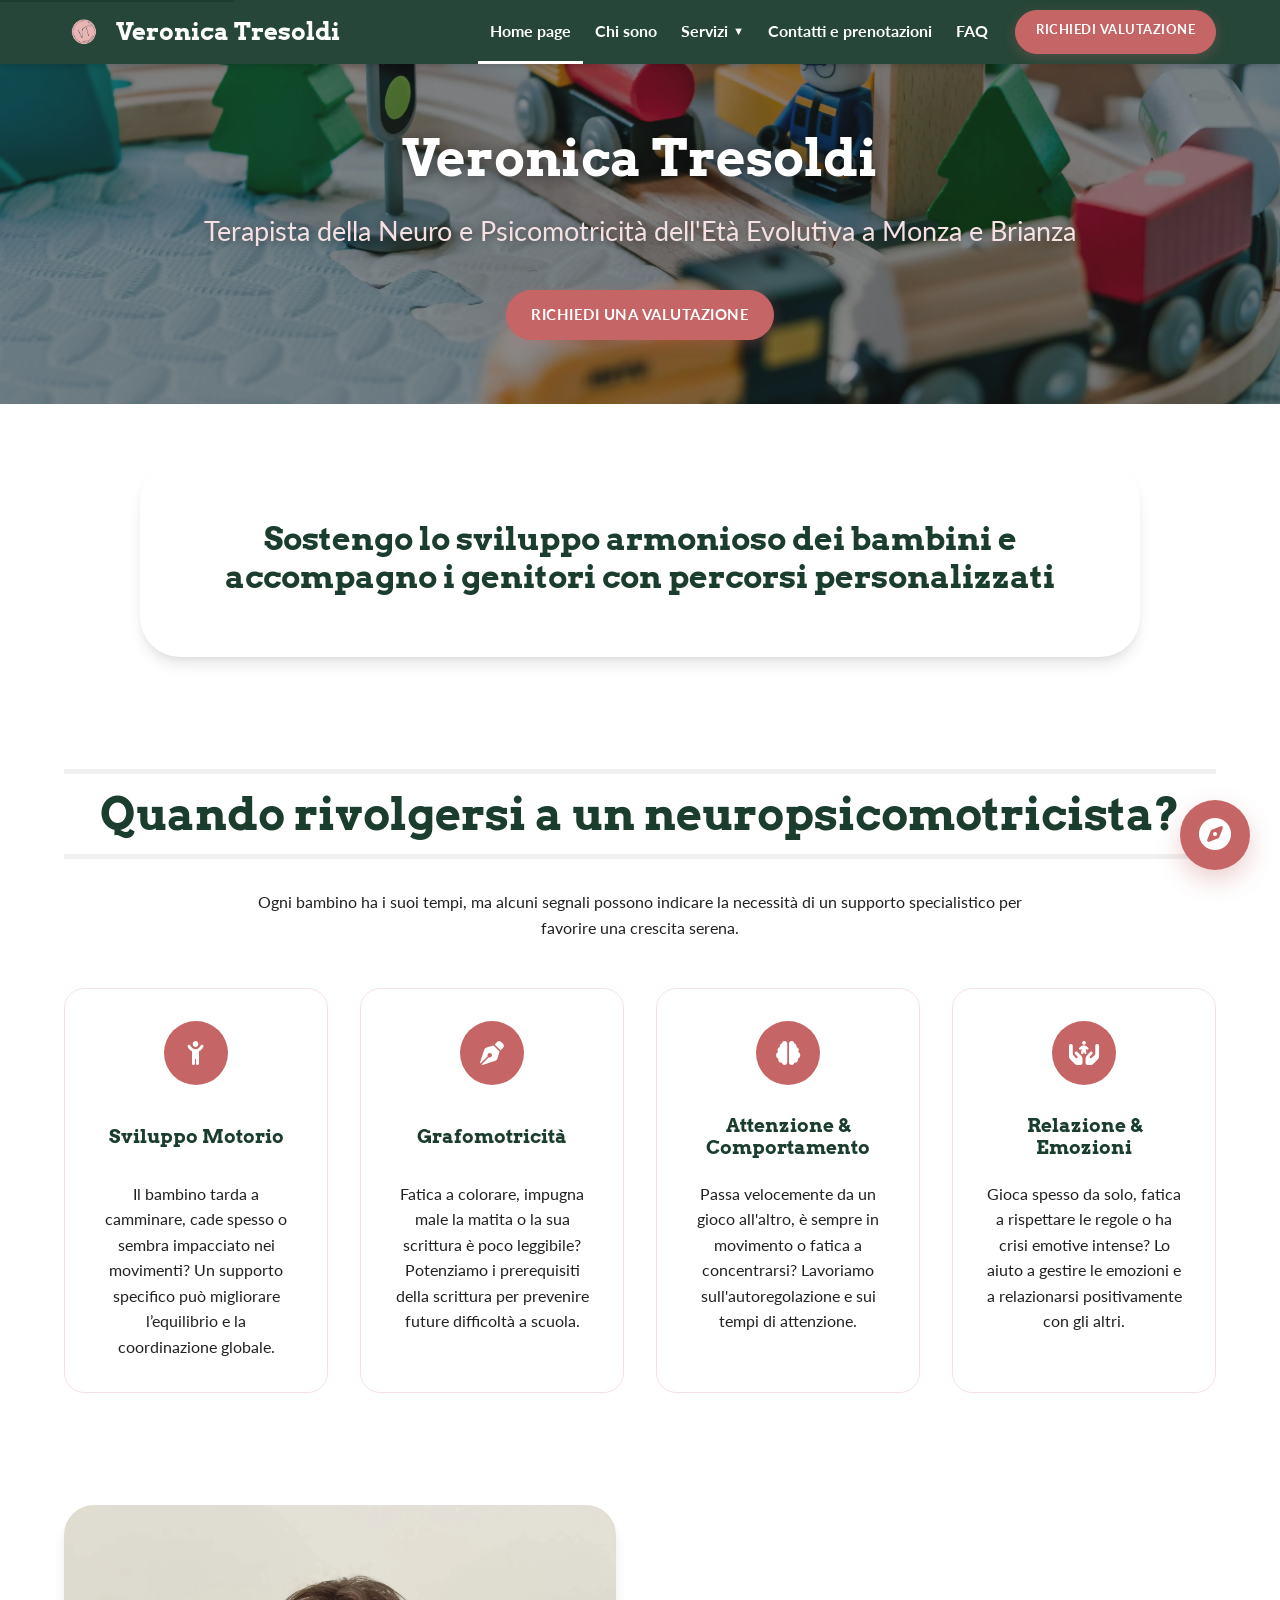
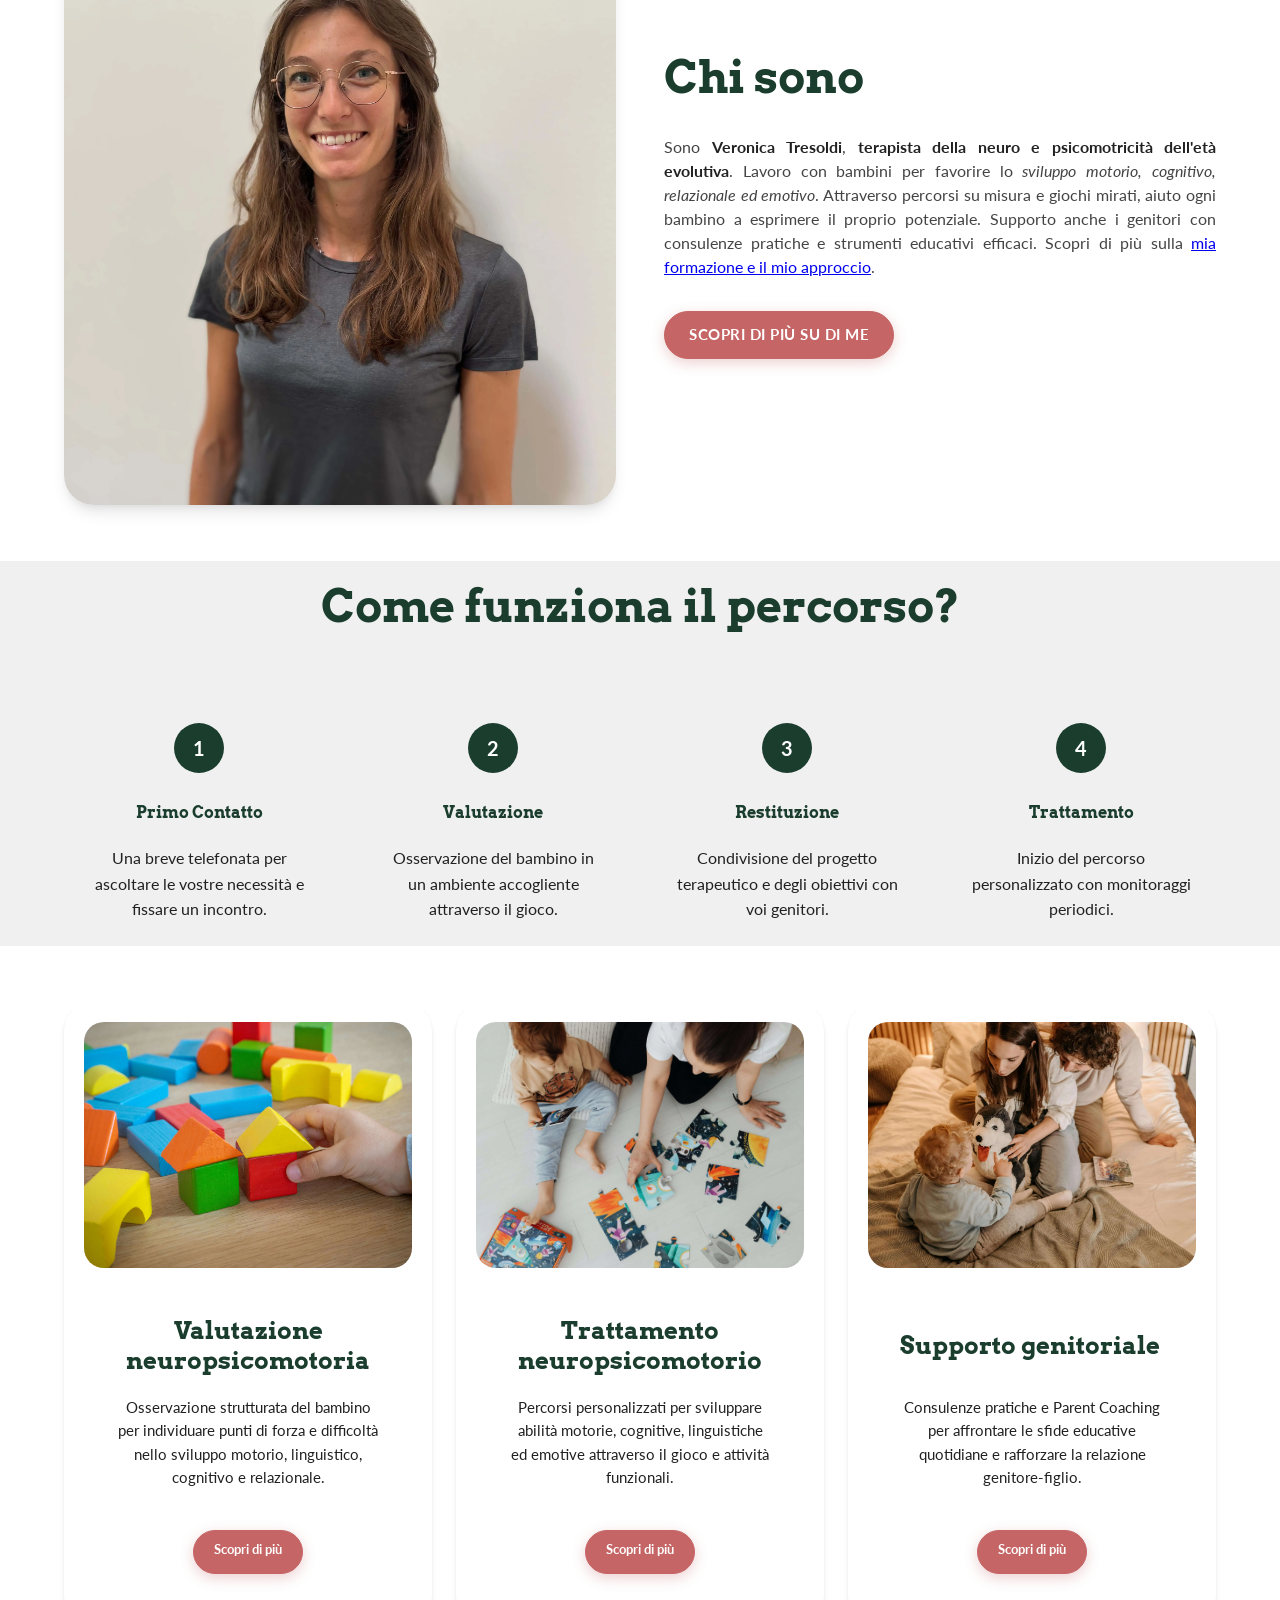
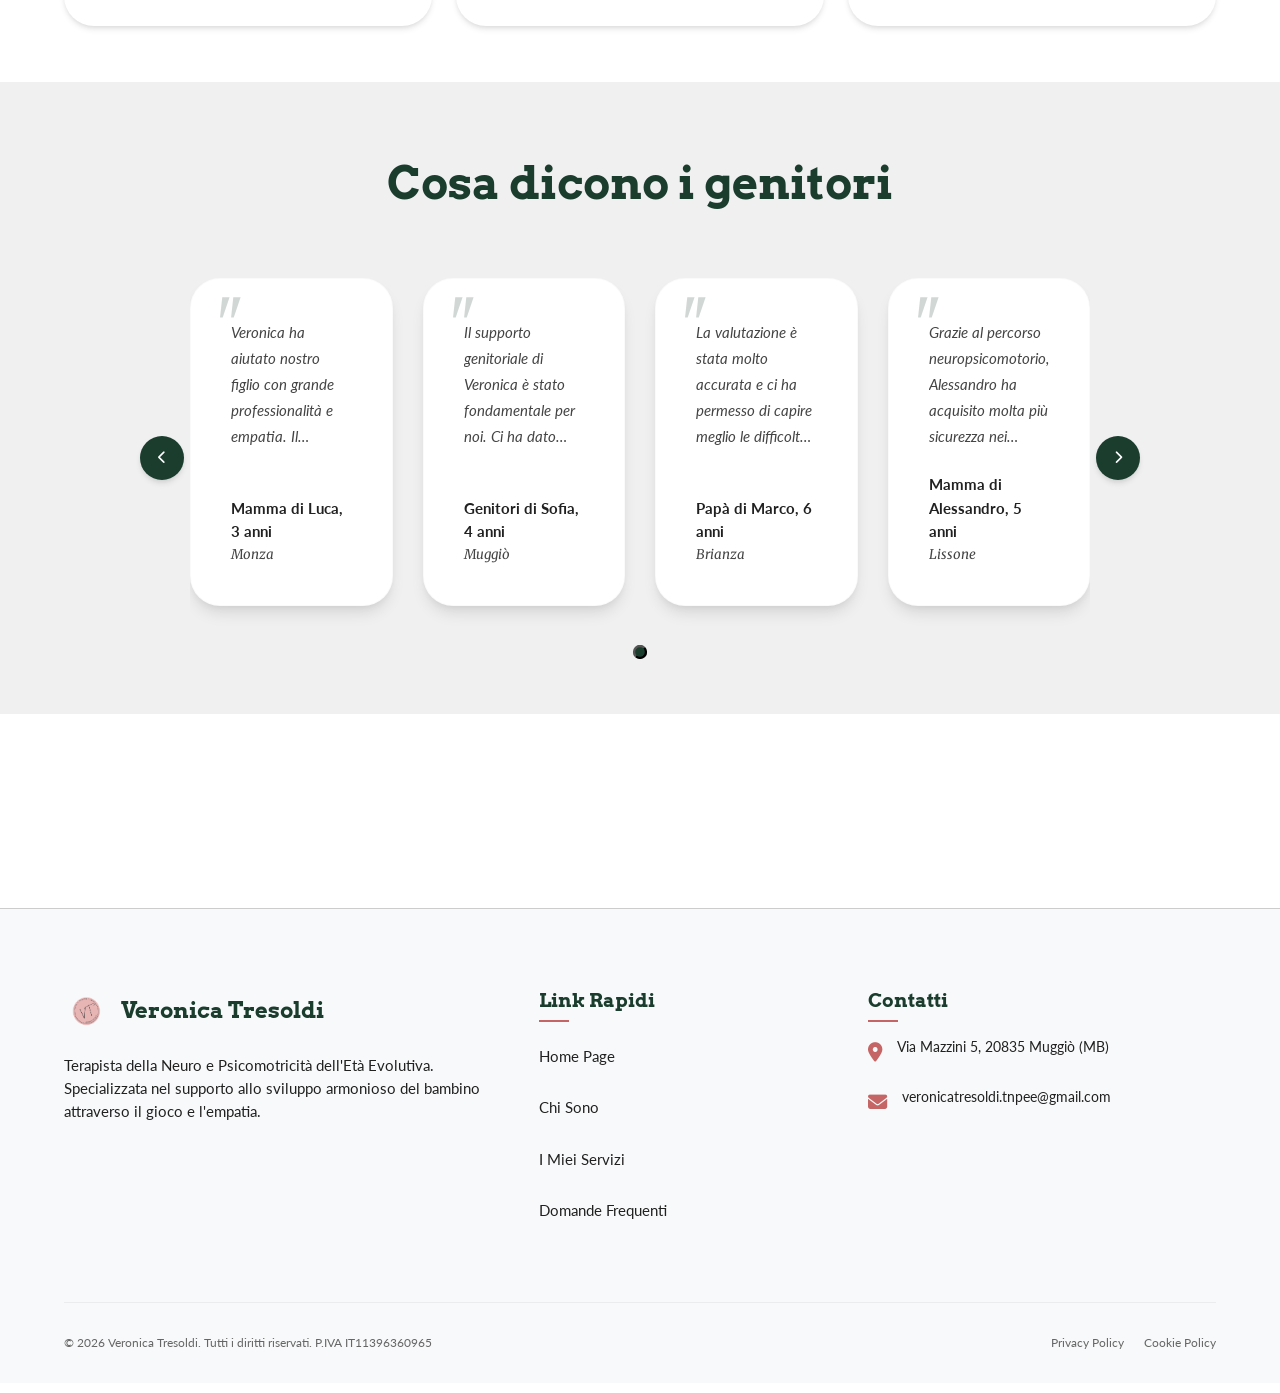
<file: index.html>
<!DOCTYPE html>
<html lang="it">

<head>
  <meta charset="UTF-8">
  <meta name="viewport" content="width=device-width, initial-scale=1.0">


  <!-- SEO Meta Tags -->
  <title>Veronica Tresoldi | Neuropsicomotricista a Monza e Brianza</title>
  <meta name="description"
    content="Veronica Tresoldi, terapista della neuro e psicomotricità dell'età evolutiva a Monza e Brianza. Valutazione, trattamento neuropsicomotorio e supporto genitoriale per bambini.">
  <meta name="keywords"
    content="neuropsicomotricista, terapista neuro psicomotricità, Monza, Brianza, Muggiò, sviluppo bambino, valutazione neuropsicomotoria, trattamento, supporto genitoriale, TNPEE">
  <meta name="author" content="Veronica Tresoldi">
  <meta name="robots" content="index, follow">
  <link rel="canonical" href="https://veronicatresoldi.it/">

  <!-- Open Graph / Facebook -->
  <meta property="og:type" content="website">
  <meta property="og:url" content="https://veronicatresoldi.it/">
  <meta property="og:title" content="Veronica Tresoldi | Neuropsicomotricista a Monza e Brianza">
  <meta property="og:description"
    content="Sostengo lo sviluppo armonioso dei bambini e accompagno i genitori con percorsi personalizzati. Valutazione, trattamento e supporto genitoriale.">
  <meta property="og:image" content="https://veronicatresoldi.it/images/veronica.webp">
  <meta property="og:locale" content="it_IT">
  <meta property="og:site_name" content="Veronica Tresoldi Neuropsicomotricista">

  <!-- Twitter -->
  <meta name="twitter:card" content="summary_large_image">
  <meta name="twitter:url" content="https://veronicatresoldi.it/">
  <meta name="twitter:title" content="Veronica Tresoldi | Neuropsicomotricista a Monza e Brianza">
  <meta name="twitter:description"
    content="Sostengo lo sviluppo armonioso dei bambini e accompagno i genitori con percorsi personalizzati.">
  <meta name="twitter:image" content="https://veronicatresoldi.it/images/og-image.jpg">

  <!-- Geo Tags -->
  <meta name="geo.region" content="IT-MB">
  <meta name="geo.placename" content="Muggiò">
  <meta name="geo.position" content="45.5945;9.2298">
  <meta name="ICBM" content="45.5945, 9.2298">

  <!-- Favicon & PWA -->
  <link rel="manifest" href="manifest.json">
  <link rel="apple-touch-icon" sizes="180x180" href="images/apple-touch-icon.png">
  <link rel="icon" type="image/png" sizes="96x96" href="images/favicon-96x96.png">
  <link rel="icon" type="image/png" sizes="32x32" href="images/favicon-32x32.png">
  <link rel="icon" type="image/png" sizes="16x16" href="images/favicon-16x16.png">
  <link rel="icon" href="favicon.ico" sizes="any">

  <!-- Fonts - Optimized async loading with font-display: swap -->
  <link rel="preconnect" href="https://fonts.googleapis.com">
  <link rel="preconnect" href="https://fonts.gstatic.com" crossorigin>
  <link rel="preload"
    href="https://fonts.googleapis.com/css2?family=Lato:wght@400;700&family=Arvo:wght@400;700&family=Merriweather:ital,wght@0,300;0,400;0,700;1,400&display=swap"
    as="style" onload="this.onload=null;this.rel='stylesheet'">
  <noscript>
    <link rel="stylesheet"
      href="https://fonts.googleapis.com/css2?family=Lato:wght@400;700&family=Arvo:wght@400;700&family=Merriweather:ital,wght@0,300;0,400;0,700;1,400&display=swap">
  </noscript>
  <!-- Fallback for browsers that don't support onload -->
  <link rel="stylesheet"
    href="https://fonts.googleapis.com/css2?family=Lato:wght@400;700&family=Arvo:wght@400;700&family=Merriweather:ital,wght@0,300;0,400;0,700;1,400&display=swap"
    media="print" onload="this.media='all'">
  <link rel="stylesheet" href="https://cdnjs.cloudflare.com/ajax/libs/font-awesome/6.5.1/css/all.min.css">
  <link rel="stylesheet" href="styles.css">
  <link rel="stylesheet" href="carousel.css">


  <!-- Preload critical hero image -->
  <link rel="preload" href="images/trenino-header.webp" as="image" fetchpriority="high">
  <link rel="preload" href="images/logo.png" as="image">

  <!-- Schema.org Structured Data -->
  <script type="application/ld+json">
  {
    "@context":"https://schema.org",
    "@type":"LocalBusiness",
    "@id":"https://veronicatresoldi.it/#business",
    "name":"Veronica Tresoldi - Neuropsicomotricista",
    "description":"Terapista della neuro e psicomotricità dell'età evolutiva specializzata nello sviluppo infantile e nel supporto genitoriale",
    "url":"https://veronicatresoldi.it",
    "email":"veronicatresoldi.tnpee@gmail.com",
    "address": {
      "@type":"PostalAddress",
      "streetAddress":"Via Mazzini 5",
      "addressLocality":"Muggiò",
      "postalCode":"20835",
      "addressRegion":"MB",
      "addressCountry":"IT"
    },
    "geo": {
      "@type":"GeoCoordinates",
      "latitude": 45.5945,
      "longitude": 9.2298
    },
    "areaServed": [
      {
        "@type":"City",
        "name":"Monza"
      },
      {
        "@type":"City", 
        "name":"Muggiò"
      },
      {
        "@type":"AdministrativeArea",
        "name":"Brianza"
      }
    ],
    "priceRange":"$$",
    "openingHoursSpecification": {
      "@type":"OpeningHoursSpecification",
      "dayOfWeek": ["Monday","Tuesday","Wednesday","Thursday","Friday"],
      "opens":"16:30",
      "closes":"20:00"
    },
    "aggregateRating": {
      "@type":"AggregateRating",
      "ratingValue":"5",
      "reviewCount":"3",
      "bestRating":"5",
      "worstRating":"1"
    },
    "sameAs": [
      "https://share.google/mwv7FCrurnrtPkd03"
    ]
  }
  </script>
  <script type="application/ld+json">
  {
    "@context":"https://schema.org",
    "@type":"Person",
    "name":"Veronica Tresoldi",
    "jobTitle":"Terapista della Neuro e Psicomotricità dell'Età Evolutiva",
    "description":"Neuropsicomotricista specializzata nello sviluppo infantile e Parent Coach",
    "email":"veronicatresoldi.tnpee@gmail.com",
    "url":"https://veronicatresoldi.it",
    "workLocation": {
      "@type":"Place",
      "address": {
        "@type":"PostalAddress",
        "streetAddress":"Via Mazzini 5",
        "addressLocality":"Muggiò",
        "postalCode":"20835",
        "addressRegion":"MB",
        "addressCountry":"IT"
      }
    },
    "knowsAbout": [
      "Neuropsicomotricità",
      "Sviluppo infantile",
      "Autismo",
      "ADHD",
      "Parent Coaching",
      "Valutazione neuropsicomotoria"
    ]
  }
  </script>
  <script type="application/ld+json">
  {
    "@context":"https://schema.org",
    "@type":"WebSite",
    "name":"Veronica Tresoldi Neuropsicomotricista",
    "url":"https://veronicatresoldi.it",
    "description":"Sito ufficiale di Veronica Tresoldi, neuropsicomotricista a Monza e Brianza",
    "inLanguage":"it-IT"
  }
  </script>
  <script type="application/ld+json">
  {
    "@context":"https://schema.org",
    "@type":"Organization",
    "name":"Veronica Tresoldi - Neuropsicomotricista",
    "url":"https://veronicatresoldi.it",
    "logo":"https://veronicatresoldi.it/images/logo.png",
    "address": {
      "@type":"PostalAddress",
      "streetAddress":"Via Mazzini 5",
      "addressLocality":"Muggiò",
      "postalCode":"20835",
      "addressRegion":"MB",
      "addressCountry":"IT"
    },
    "aggregateRating": {
      "@type":"AggregateRating",
      "ratingValue":"5",
      "reviewCount":"3",
      "bestRating":"5",
      "worstRating":"1"
    }
  }
  </script>
</head>

<body>
  <!-- Skip to main content link for accessibility -->
  <a href="#main-content" class="skip-link">Salta al contenuto principale</a>

  <!-- Navigation -->
  <nav class="navbar" aria-label="Navigazione principale">
    <div class="container">
      <div class="nav-brand">
        <img src="images/logo.png" alt="Logo Veronica Tresoldi" width="40" height="40" fetchpriority="high"
          loading="eager">
        <a href="./">Veronica Tresoldi</a>
      </div>
      <button class="nav-toggle" aria-label="Apri menu di navigazione" aria-expanded="false">
        <span></span>
        <span></span>
        <span></span>
      </button>
      <ul class="nav-menu">
        <li><a href="./" class="nav-link active" aria-current="page">Home page</a></li>
        <li><a href="chi-sono" class="nav-link">Chi sono</a></li>
        <li class="dropdown">
          <a href="servizi/" class="nav-link" aria-haspopup="true" aria-expanded="false">Servizi
            <span class="dropdown-arrow" aria-hidden="true">▼</span></a>
          <ul class="dropdown-menu">
            <li><a href="servizi/valutazione">Valutazione neuropsicomotoria</a></li>
            <li><a href="servizi/trattamento">Trattamento neuropsicomotorio</a></li>
            <li><a href="servizi/supporto-genitoriale">Supporto genitoriale</a></li>
          </ul>
        </li>
        <li><a href="contatti-e-prenotazioni" class="nav-link">Contatti e prenotazioni</a></li>
        <li><a href="faq" class="nav-link">FAQ</a></li>
        <li><a href="contatti-e-prenotazioni" class="btn btn-primary nav-cta">Richiedi valutazione</a></li>
      </ul>
    </div>
  </nav>

  <main id="main-content" tabindex="-1">
    <!-- Hero Section -->
    <section class="hero" style="background-image: url('images/trenino-header.webp');" aria-labelledby="hero-title">
      <div class="hero-content reveal">
        <h1 id="hero-title" class="hero-title">Veronica Tresoldi</h1>
        <p class="hero-subtitle">Terapista della Neuro e Psicomotricità dell'Età Evolutiva a Monza e Brianza</p>
        <div class="cta-center" style="margin-top: 40px;">
          <a href="contatti-e-prenotazioni" class="btn btn-primary">Richiedi una valutazione</a>
        </div>
      </div>
    </section>

    <!-- Mission Section -->
    <section class="section mission-highlight reveal" aria-labelledby="mission-statement">
      <div class="container">
        <h2 id="mission-statement">
          Sostengo lo sviluppo armonioso dei bambini e accompagno i genitori con percorsi personalizzati
        </h2>
      </div>
    </section>

    <!-- Aree di Intervento Section -->
    <section class="section reveal" aria-labelledby="intervento-title">
      <div class="container">
        <h2 id="intervento-title" class="section-title">Quando rivolgersi a un neuropsicomotricista?</h2>
        <p style="text-align: center; max-width: 800px; margin: 0 auto;">Ogni bambino ha i suoi tempi, ma alcuni
          segnali possono indicare la necessità di un supporto specialistico per favorire una crescita serena.
        </p>

        <div class="intervention-grid">
          <div class="intervention-card">
            <div class="icon-box">
              <i class="fa-solid fa-child-reaching" aria-hidden="true"></i>
            </div>
            <h3>Sviluppo Motorio</h3>
            <p>Il bambino tarda a camminare, cade spesso o sembra impacciato nei movimenti? Un supporto
              specifico può migliorare l’equilibrio e la coordinazione globale.</p>
          </div>
          <div class="intervention-card">
            <div class="icon-box">
              <i class="fa-solid fa-pen-nib" aria-hidden="true"></i>
            </div>
            <h3>Grafomotricità</h3>
            <p>Fatica a colorare, impugna male la matita o la sua scrittura è poco leggibile? Potenziamo i
              prerequisiti della scrittura per prevenire future difficoltà a scuola.</p>
          </div>
          <div class="intervention-card">
            <div class="icon-box">
              <i class="fa-solid fa-brain" aria-hidden="true"></i>
            </div>
            <h3>Attenzione & Comportamento</h3>
            <p>Passa velocemente da un gioco all'altro, è sempre in movimento o fatica a concentrarsi?
              Lavoriamo sull'autoregolazione e sui tempi di attenzione.</p>
          </div>
          <div class="intervention-card">
            <div class="icon-box">
              <i class="fa-solid fa-hands-holding-child" aria-hidden="true"></i>
            </div>
            <h3>Relazione & Emozioni</h3>
            <p>Gioca spesso da solo, fatica a rispettare le regole o ha crisi emotive intense? Lo aiuto a
              gestire le emozioni e a relazionarsi positivamente con gli altri.</p>
          </div>
        </div>
      </div>
    </section>

    <!-- Chi Sono Preview -->
    <section class="section reveal" aria-labelledby="chi-sono-title">
      <div class="container">
        <div class="content-grid">
          <div class="content-image">
            <img src="images/veronica.webp"
              alt="Dott.ssa Veronica Tresoldi, Neuropsicomotricista specializzata in età evolutiva a Monza"
              width="400" height="500" loading="eager" fetchpriority="high"
              style="border-radius: 30px; box-shadow: var(--shadow-lg);">
          </div>
          <div class="content-text">
            <h2 id="chi-sono-title" class="section-title"
              style="text-align: left; border: none; padding: 0;"><a href="chi-sono">Chi sono</a>
            </h2>
            <p>Sono <strong>Veronica Tresoldi</strong>, <strong>terapista della neuro e psicomotricità
                dell'età evolutiva</strong>. Lavoro con bambini per favorire lo <em>sviluppo motorio,
                cognitivo, relazionale ed emotivo</em>. Attraverso percorsi su misura e giochi mirati,
              aiuto ogni bambino a esprimere il proprio potenziale. Supporto anche i genitori con
              consulenze pratiche e strumenti educativi efficaci. Scopri di più sulla <a
                href="chi-sono">mia formazione e il mio approccio</a>.</p>
            <div class="cta-center" style="text-align: left;">
              <a href="chi-sono" class="btn btn-primary">Scopri di più su di me</a>
            </div>
          </div>
        </div>
      </div>
    </section>

    <!-- Come Funziona Section -->
    <section class="section-alt reveal" aria-labelledby="percorso-title">
      <div class="container">
        <h2 id="percorso-title" class="section-title">Come funziona il percorso?</h2>
        <div class="process-steps">
          <div class="step-item">
            <div class="step-number">1</div>
            <h4>Primo Contatto</h4>
            <p>Una breve telefonata per ascoltare le vostre necessità e fissare un incontro.</p>
          </div>
          <div class="step-item">
            <div class="step-number">2</div>
            <h4>Valutazione</h4>
            <p>Osservazione del bambino in un ambiente accogliente attraverso il gioco.</p>
          </div>
          <div class="step-item">
            <div class="step-number">3</div>
            <h4>Restituzione</h4>
            <p>Condivisione del progetto terapeutico e degli obiettivi con voi genitori.</p>
          </div>
          <div class="step-item">
            <div class="step-number">4</div>
            <h4>Trattamento</h4>
            <p>Inizio del percorso personalizzato con monitoraggi periodici.</p>
          </div>
        </div>
      </div>
    </section>

    <!-- Servizi Section -->
    <section class="section reveal" aria-labelledby="servizi-title">
      <div class="container">
        <h2 id="servizi-title" class="visually-hidden">I miei servizi</h2>
        <div class="services-preview">
          <!-- Valutazione -->
          <article class="service-card">
            <div class="service-card-image">
              <a href="servizi/valutazione">
                <img src="images/valutazione-neuropsicomotoria.webp"
                  alt="Valutazione neuropsicomotoria per bambini a Monza presso lo studio professionale"
                  width="400" height="300" loading="lazy" style="border-radius: 20px;">
              </a>
            </div>
            <div class="service-card-content">
              <h3><a href="servizi/valutazione">Valutazione neuropsicomotoria</a></h3>
              <p>Osservazione strutturata del bambino per individuare punti di forza e difficoltà nello
                sviluppo motorio, linguistico, cognitivo e relazionale.</p>
              <div class="service-card-cta">
                <a href="servizi/valutazione" class="btn btn-primary btn-sm">Scopri di più</a>
              </div>
            </div>
          </article>

          <!-- Trattamento -->
          <article class="service-card">
            <div class="service-card-image">
              <a href="servizi/trattamento">
                <img src="images/trattamento-neuropsicomotorio.webp"
                  alt="Esempio di trattamento neuropsicomotorio evolutivo attraverso attività di gioco mirato"
                  width="400" height="300" loading="lazy" style="border-radius: 20px;">
              </a>
            </div>
            <div class="service-card-content">
              <h3><a href="servizi/trattamento">Trattamento neuropsicomotorio</a></h3>
              <p>Percorsi personalizzati per sviluppare abilità motorie, cognitive, linguistiche ed
                emotive attraverso il gioco e attività funzionali.</p>
              <div class="service-card-cta">
                <a href="servizi/trattamento" class="btn btn-primary btn-sm">Scopri di più</a>
              </div>
            </div>
          </article>

          <!-- Supporto genitoriale -->
          <article class="service-card">
            <div class="service-card-image">
              <a href="servizi/supporto-genitoriale">
                <img src="images/supporto-genitoriale.webp"
                  alt="Consulenza di Parent Coaching e supporto per genitori a Monza e Brianza"
                  width="400" height="300" loading="lazy" style="border-radius: 20px;">
              </a>
            </div>
            <div class="service-card-content">
              <h3><a href="servizi/supporto-genitoriale">Supporto genitoriale</a></h3>
              <p>Consulenze pratiche e Parent Coaching per affrontare le sfide educative quotidiane e
                rafforzare la relazione genitore-figlio.</p>
              <div class="service-card-cta">
                <a href="servizi/supporto-genitoriale" class="btn btn-primary btn-sm">Scopri di
                  più</a>
              </div>
            </div>
          </article>
        </div>
      </div>
    </section>

    <!-- Testimonials Section -->
    <section class="section testimonials reveal" aria-labelledby="testimonials-title">
      <div class="container">
        <h2 id="testimonials-title" class="section-title">Cosa dicono i genitori</h2>
        <div class="testimonials-carousel-container">
          <button class="carousel-control prev" aria-label="Recensione precedente">
            <i class="fa-solid fa-chevron-left"></i>
          </button>

          <div class="testimonials-track-container">
            <ul class="testimonials-track">
              <li class="testimonial-slide active">
                <article class="testimonial-card" itemprop="review" itemscope
                  itemtype="https://schema.org/Review">
                  <div itemprop="reviewBody">
                    <p class="testimonial-text">
                      Veronica ha aiutato nostro figlio con grande professionalità e empatia. Il
                      percorso di
                      trattamento è stato personalizzato e abbiamo visto miglioramenti
                      significativi.
                      Consigliatissima!
                    </p>
                  </div>
                  <div class="testimonial-author" itemprop="author" itemscope
                    itemtype="https://schema.org/Person">
                    <div>
                      <div class="testimonial-author-name" itemprop="name">Mamma di Luca, 3 anni
                      </div>
                      <div class="testimonial-author-role">Monza</div>
                    </div>
                  </div>
                  <div itemprop="reviewRating" itemscope itemtype="https://schema.org/Rating"
                    class="visually-hidden">
                    <meta itemprop="ratingValue" content="5">
                    <meta itemprop="bestRating" content="5">
                  </div>
                </article>
              </li>

              <li class="testimonial-slide">
                <article class="testimonial-card" itemprop="review" itemscope
                  itemtype="https://schema.org/Review">
                  <div itemprop="reviewBody">
                    <p class="testimonial-text">
                      Il supporto genitoriale di Veronica è stato fondamentale per noi. Ci ha dato
                      strumenti
                      concreti per gestire le difficoltà quotidiane e migliorare la relazione con
                      nostra
                      figlia. Grazie!
                    </p>
                  </div>
                  <div class="testimonial-author" itemprop="author" itemscope
                    itemtype="https://schema.org/Person">
                    <div>
                      <div class="testimonial-author-name" itemprop="name">Genitori di Sofia, 4
                        anni</div>
                      <div class="testimonial-author-role">Muggiò</div>
                    </div>
                  </div>
                  <div itemprop="reviewRating" itemscope itemtype="https://schema.org/Rating"
                    class="visually-hidden">
                    <meta itemprop="ratingValue" content="5">
                    <meta itemprop="bestRating" content="5">
                  </div>
                </article>
              </li>

              <li class="testimonial-slide">
                <article class="testimonial-card" itemprop="review" itemscope
                  itemtype="https://schema.org/Review">
                  <div itemprop="reviewBody">
                    <p class="testimonial-text">
                      La valutazione è stata molto accurata e ci ha permesso di capire meglio le
                      difficoltà di
                      nostro figlio. Veronica è competente, paziente e sa come coinvolgere i
                      bambini nel
                      gioco.
                    </p>
                  </div>
                  <div class="testimonial-author" itemprop="author" itemscope
                    itemtype="https://schema.org/Person">
                    <div>
                      <div class="testimonial-author-name" itemprop="name">Papà di Marco, 6 anni
                      </div>
                      <div class="testimonial-author-role">Brianza</div>
                    </div>
                  </div>
                  <div itemprop="reviewRating" itemscope itemtype="https://schema.org/Rating"
                    class="visually-hidden">
                    <meta itemprop="ratingValue" content="5">
                    <meta itemprop="bestRating" content="5">
                  </div>
                </article>
              </li>

              <li class="testimonial-slide">
                <article class="testimonial-card" itemprop="review" itemscope
                  itemtype="https://schema.org/Review">
                  <div itemprop="reviewBody">
                    <p class="testimonial-text">
                      Grazie al percorso neuropsicomotorio, Alessandro ha acquisito molta più
                      sicurezza nei movimenti
                      e nel relazionarsi con gli altri bambini al parco. Un cambiamento
                      incredibile!
                    </p>
                  </div>
                  <div class="testimonial-author" itemprop="author" itemscope
                    itemtype="https://schema.org/Person">
                    <div>
                      <div class="testimonial-author-name" itemprop="name">Mamma di Alessandro, 5
                        anni</div>
                      <div class="testimonial-author-role">Lissone</div>
                    </div>
                  </div>
                  <div itemprop="reviewRating" itemscope itemtype="https://schema.org/Rating"
                    class="visually-hidden">
                    <meta itemprop="ratingValue" content="5">
                    <meta itemprop="bestRating" content="5">
                  </div>
                </article>
              </li>
            </ul>
          </div>

          <button class="carousel-control next" aria-label="Recensione successiva">
            <i class="fa-solid fa-chevron-right"></i>
          </button>

          <div class="carousel-dots"></div>
        </div>
      </div>
    </section>

    <!-- CTA Section -->
    <section class="section reveal" aria-label="Prenotazione appuntamento">
      <div class="container">
        <div class="cta-center">
          <a href="contatti-e-prenotazioni" class="btn btn-primary">Prenota un appuntamento</a>
        </div>
      </div>
    </section>
  </main>

  <!-- Footer -->
  <footer class="footer">
    <div class="container">
      <div class="footer-grid">
        <!-- Brand Column -->
        <div class="footer-brand">
          <div class="footer-logo">
            <img src="images/logo.png" alt="Logo Veronica Tresoldi" width="45" height="45">
            <span>Veronica Tresoldi</span>
          </div>
          <p>Terapista della Neuro e Psicomotricità dell'Età Evolutiva. Specializzata nel supporto allo
            sviluppo armonioso del bambino attraverso il gioco e l'empatia.</p>
        </div>

        <!-- Links Column -->
        <div class="footer-column">
          <h4>Link Rapidi</h4>
          <ul class="footer-links">
            <li><a href="./">Home Page</a></li>
            <li><a href="chi-sono">Chi Sono</a></li>
            <li><a href="servizi/">I Miei Servizi</a></li>
            <li><a href="faq">Domande Frequenti</a></li>
          </ul>
        </div>

        <!-- Contact Column -->
        <div class="footer-column">
          <h4>Contatti</h4>
          <div class="footer-contact-item">
            <span class="icon"><i class="fa-solid fa-location-dot"></i></span>
            <p>Via Mazzini 5, 20835 Muggiò (MB)</p>
          </div>
          <div class="footer-contact-item">
            <span class="icon"><i class="fa-solid fa-envelope"></i></span>
            <p><a href="mailto:veronicatresoldi.tnpee@gmail.com">veronicatresoldi.tnpee@gmail.com</a></p>
          </div>
        </div>
      </div>

      <div class="footer-bottom">
        <p>&copy; 2026 Veronica Tresoldi. Tutti i diritti riservati. P.IVA IT11396360965</p>
        <div class="footer-legal">
          <a href="privacy-policy">Privacy Policy</a>
          <a href="cookie-policy">Cookie Policy</a>
        </div>
      </div>
    </div>
  </footer>


  <!-- Review Modal -->
  <div id="review-modal" class="review-modal" aria-hidden="true">
    <div class="review-modal-content">
      <span class="review-modal-close">&times;</span>
      <div class="review-modal-body">
        <p id="review-modal-text"></p>
        <div class="review-modal-author">
          <strong id="review-modal-author-name"></strong>
          <span id="review-modal-author-role"></span>
        </div>
      </div>
    </div>
  </div>

  <script src="carousel.js"></script>
  <script src="script.js"></script>
</body>

</html>
</file>
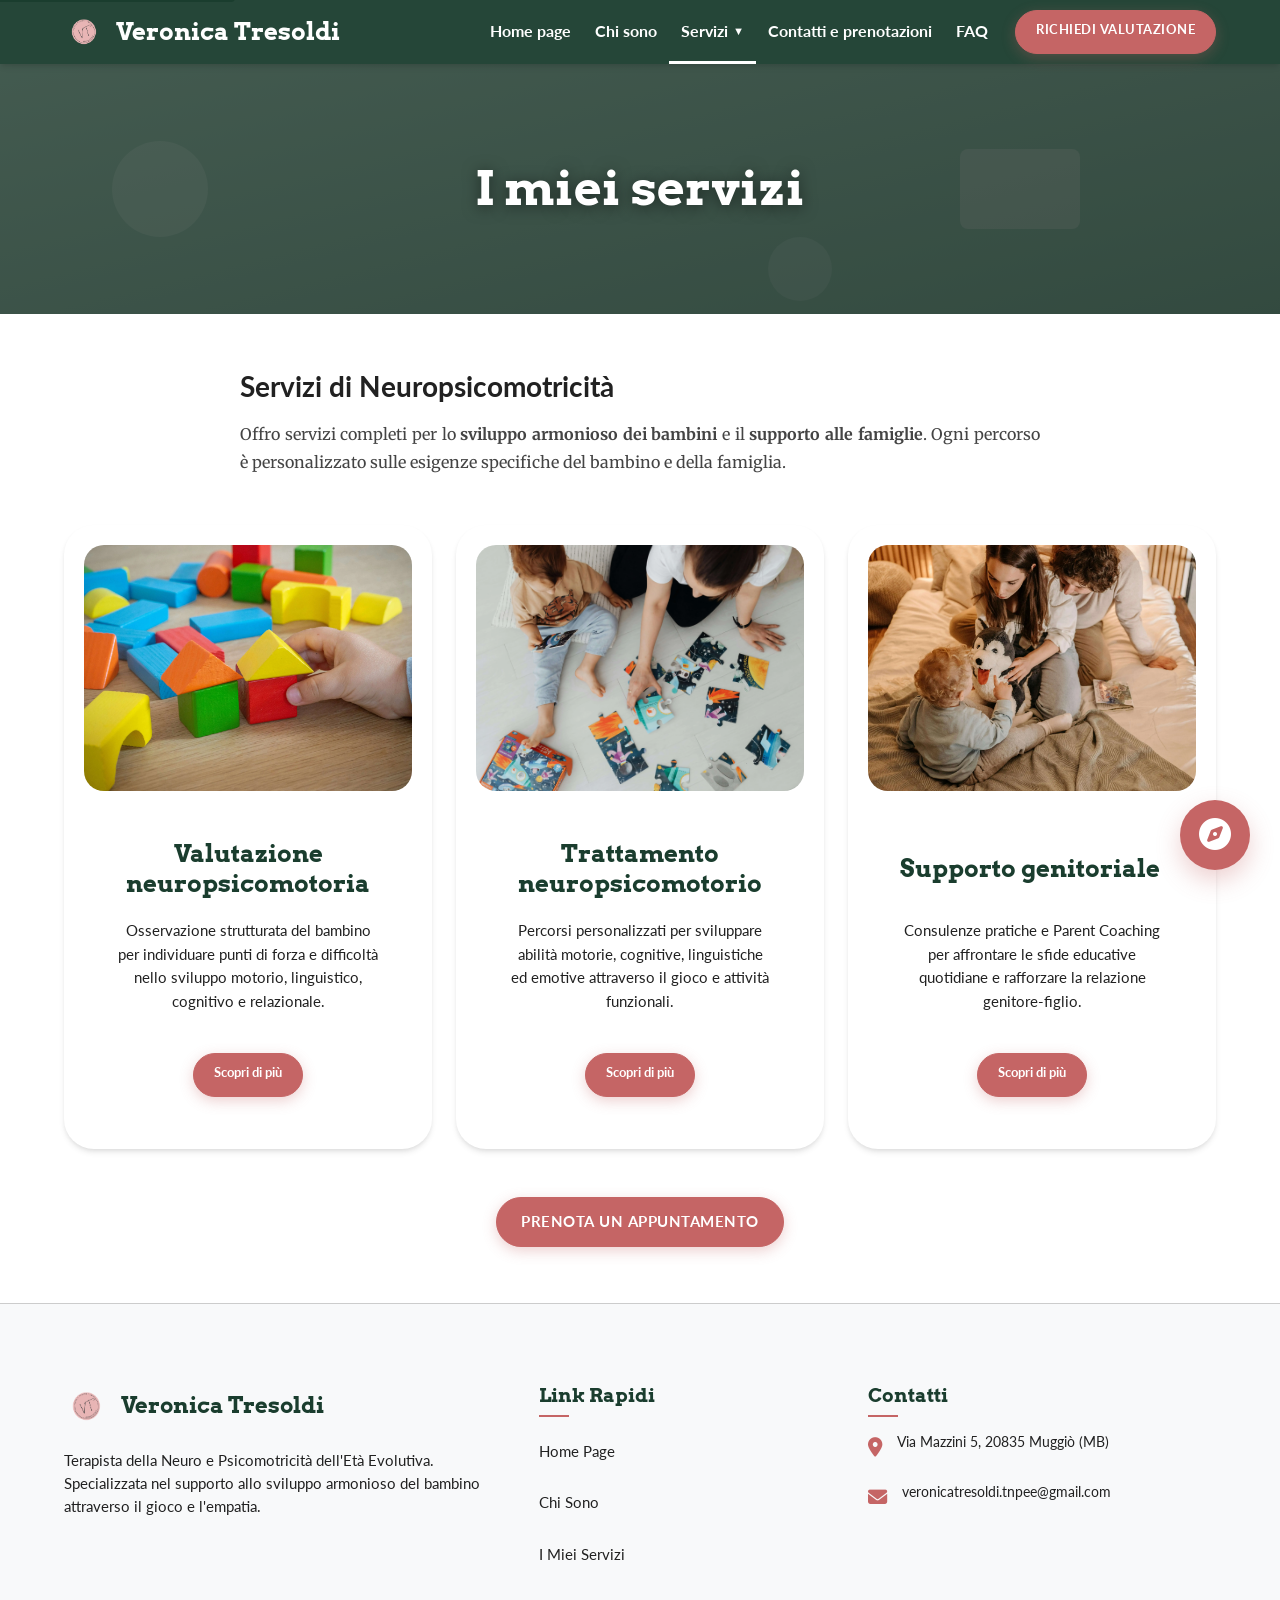
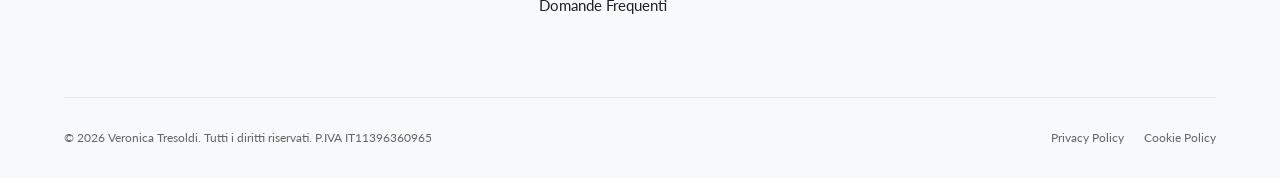
<file: servizi/index.html>
<!DOCTYPE html>
<html lang="it">

<head>
  <meta charset="UTF-8">
  <meta name="viewport" content="width=device-width, initial-scale=1.0">

  <!-- SEO Meta Tags -->
  <title>Servizi Neuropsicomotricità | Valutazione, Trattamento, Supporto - Veronica Tresoldi</title>
  <meta name="description"
    content="Servizi di neuropsicomotricità a Monza e Brianza: valutazione neuropsicomotoria, trattamento per bambini, supporto genitoriale e Parent Coaching.">
  <meta name="keywords"
    content="servizi neuropsicomotricità, valutazione bambini, trattamento neuropsicomotorio, supporto genitoriale, parent coaching, Monza, Brianza, TNPEE">
  <meta name="author" content="Veronica Tresoldi">
  <meta name="robots" content="index, follow">
  <link rel="canonical" href="https://veronicatresoldi.it/servizi">

  <!-- Open Graph -->
  <meta property="og:type" content="website">
  <meta property="og:url" content="https://veronicatresoldi.it/servizi">
  <meta property="og:title" content="Servizi Neuropsicomotricità | Veronica Tresoldi">
  <meta property="og:description"
    content="Valutazione, trattamento e supporto genitoriale per lo sviluppo armonioso dei bambini.">
  <meta property="og:locale" content="it_IT">

    <!-- Favicon & PWA -->
  <link rel="manifest" href="../manifest.json">
  <link rel="apple-touch-icon" sizes="180x180" href="../images/apple-touch-icon.png">
  <link rel="icon" type="image/png" sizes="96x96" href="../images/favicon-96x96.png">
  <link rel="icon" type="image/png" sizes="32x32" href="../images/favicon-32x32.png">
  <link rel="icon" type="image/png" sizes="16x16" href="../images/favicon-16x16.png">
  <link rel="icon" href="../favicon.ico" sizes="any">

  <!-- Fonts - Optimized async loading with font-display: swap -->
  <link rel="preconnect" href="https://fonts.googleapis.com">
  <link rel="preconnect" href="https://fonts.gstatic.com" crossorigin>
  <link rel="preload"
    href="https://fonts.googleapis.com/css2?family=Lato:wght@400;700&family=Arvo:wght@400;700&family=Merriweather:ital,wght@0,300;0,400;0,700;1,400&display=swap"
    as="style" onload="this.onload=null;this.rel='stylesheet'">
  <noscript>
    <link rel="stylesheet"
      href="https://fonts.googleapis.com/css2?family=Lato:wght@400;700&family=Arvo:wght@400;700&family=Merriweather:ital,wght@0,300;0,400;0,700;1,400&display=swap">
  </noscript>
  <link rel="stylesheet"
    href="https://fonts.googleapis.com/css2?family=Lato:wght@400;700&family=Arvo:wght@400;700&family=Merriweather:ital,wght@0,300;0,400;0,700;1,400&display=swap"
    media="print" onload="this.media='all'">
  <link rel="stylesheet" href="https://cdnjs.cloudflare.com/ajax/libs/font-awesome/6.5.1/css/all.min.css">
  <link rel="stylesheet" href="../styles.css">

  <!-- Preload critical hero image -->
  <link rel="preload" href="../images/valutazione-hero.svg" as="image" fetchpriority="high">
  <link rel="preload" href="../images/logo.png" as="image">

  <!-- Schema.org -->
  <script type="application/ld+json">
  {
    "@context":"https://schema.org",
    "@type":"Service",
    "name":"Servizi di Neuropsicomotricità",
    "description":"Servizi completi di valutazione, trattamento neuropsicomotorio e supporto genitoriale per bambini",
    "provider": {
      "@type":"Person",
      "name":"Veronica Tresoldi"
    },
    "hasOfferCatalog": {
      "@type":"OfferCatalog",
      "name":"Servizi Neuropsicomotricità",
      "itemListElement": [
        {
          "@type":"Offer",
          "itemOffered": {
            "@type":"Service",
            "name":"Valutazione Neuropsicomotoria",
            "url":"https://veronicatresoldi.it/servizi/valutazione"
          }
        },
        {
          "@type":"Offer",
          "itemOffered": {
            "@type":"Service",
            "name":"Trattamento Neuropsicomotorio",
            "url":"https://veronicatresoldi.it/servizi/trattamento"
          }
        },
        {
          "@type":"Offer",
          "itemOffered": {
            "@type":"Service",
            "name":"Supporto Genitoriale",
            "url":"https://veronicatresoldi.it/servizi/supporto-genitoriale"
          }
        }
      ]
    }
  }
  </script>
</head>

<body>
  <!-- Skip to main content link for accessibility -->
  <a href="#main-content" class="skip-link">Salta al contenuto principale</a>

  <!-- Navigation -->
  <nav class="navbar" aria-label="Navigazione principale">
    <div class="container">
      <div class="nav-brand">
        <img src="../images/logo.png" alt="Logo Veronica Tresoldi" width="40" height="40" fetchpriority="high"
          loading="eager">
        <a href=".././">Veronica Tresoldi</a>
      </div>
      <button class="nav-toggle" aria-label="Apri menu di navigazione" aria-expanded="false">
        <span></span>
        <span></span>
        <span></span>
      </button>
      <ul class="nav-menu">
        <li><a href=".././" class="nav-link">Home page</a></li>
        <li><a href="../chi-sono" class="nav-link">Chi sono</a></li>
        <li class="dropdown">
          <a href="#" class="nav-link active" aria-haspopup="true" aria-expanded="false">Servizi <span
              class="dropdown-arrow" aria-hidden="true">▼</span></a>
          <ul class="dropdown-menu">
            <li><a href="valutazione">Valutazione neuropsicomotoria</a></li>
            <li><a href="trattamento">Trattamento neuropsicomotorio</a></li>
            <li><a href="supporto-genitoriale">Supporto genitoriale</a></li>
          </ul>
        </li>
        <li><a href="../contatti-e-prenotazioni" class="nav-link">Contatti e prenotazioni</a></li>
        <li><a href="../faq" class="nav-link">FAQ</a></li>
        <li><a href="../contatti-e-prenotazioni" class="btn btn-primary nav-cta">Richiedi valutazione</a>
        </li>
      </ul>
    </div>
  </nav>

  <main id="main-content" tabindex="-1">
    <!-- Page Hero -->
    <section class="page-hero" style="background-image: url('../images/valutazione-hero.svg');"
      aria-labelledby="page-title">
      <div class="page-hero-content reveal">
        <h1 id="page-title" class="page-hero-title">I miei servizi</h1>
      </div>
    </section>

    <!-- Services Overview -->
    <section class="section reveal" aria-labelledby="services-intro">
      <div class="container">
        <div class="service-page-text" style="max-width: 800px; margin: 0 auto 48px;">
          <h2 id="services-intro">Servizi di Neuropsicomotricità</h2>
          <p>Offro servizi completi per lo <strong>sviluppo armonioso dei bambini</strong> e il
            <strong>supporto alle famiglie</strong>. Ogni percorso è personalizzato sulle esigenze
            specifiche del bambino e della famiglia.
          </p>
        </div>

        <div class="services-preview">
          <!-- Valutazione -->
          <article class="service-card">
            <div class="service-card-image">
              <a href="valutazione">
                <img src="../images/valutazione-neuropsicomotoria.webp"
                  alt="Valutazione neuropsicomotoria per bambini a Monza presso lo studio professionale"
                  width="400" height="300" loading="lazy" style="border-radius: 20px;">
              </a>
            </div>
            <div class="service-card-content">
              <h3><a href="valutazione">Valutazione neuropsicomotoria</a></h3>
              <p>Osservazione strutturata del bambino per individuare punti di forza e difficoltà nello
                sviluppo motorio, linguistico, cognitivo e relazionale.</p>
              <div class="service-card-cta">
                <a href="valutazione" class="btn btn-primary btn-sm">Scopri di più</a>
              </div>
            </div>
          </article>

          <!-- Trattamento -->
          <article class="service-card">
            <div class="service-card-image">
              <a href="trattamento">
                <img src="../images/trattamento-neuropsicomotorio.webp"
                  alt="Esempio di trattamento neuropsicomotorio evolutivo attraverso attività di gioco mirato"
                  width="400" height="300" loading="lazy" style="border-radius: 20px;">
              </a>
            </div>
            <div class="service-card-content">
              <h3><a href="trattamento">Trattamento neuropsicomotorio</a></h3>
              <p>Percorsi personalizzati per sviluppare abilità motorie, cognitive, linguistiche ed
                emotive attraverso il gioco e attività funzionali.</p>
              <div class="service-card-cta">
                <a href="trattamento" class="btn btn-primary btn-sm">Scopri di più</a>
              </div>
            </div>
          </article>

          <!-- Supporto genitoriale -->
          <article class="service-card">
            <div class="service-card-image">
              <a href="supporto-genitoriale">
                <img src="../images/supporto-genitoriale.webp"
                  alt="Consulenza di Parent Coaching e supporto per genitori a Monza e Brianza"
                  width="400" height="300" loading="lazy" style="border-radius: 20px;">
              </a>
            </div>
            <div class="service-card-content">
              <h3><a href="supporto-genitoriale">Supporto genitoriale</a></h3>
              <p>Consulenze pratiche e Parent Coaching per affrontare le sfide educative quotidiane e
                rafforzare la relazione genitore-figlio.</p>
              <div class="service-card-cta">
                <a href="supporto-genitoriale" class="btn btn-primary btn-sm">Scopri di più</a>
              </div>
            </div>
          </article>
        </div>

        <div class="cta-center" style="margin-top: 48px;">
          <a href="../contatti-e-prenotazioni" class="btn btn-primary">Prenota un appuntamento</a>
        </div>
      </div>
    </section>
  </main>

  <!-- Footer -->
  <footer class="footer">
    <div class="container">
      <div class="footer-grid">
        <!-- Brand Column -->
        <div class="footer-brand">
          <div class="footer-logo">
            <img src="../images/logo.png" alt="Logo Veronica Tresoldi" width="45" height="45">
            <span>Veronica Tresoldi</span>
          </div>
          <p>Terapista della Neuro e Psicomotricità dell'Età Evolutiva. Specializzata nel supporto allo
            sviluppo armonioso del bambino attraverso il gioco e l'empatia.</p>
        </div>

        <!-- Links Column -->
        <div class="footer-column">
          <h4>Link Rapidi</h4>
          <ul class="footer-links">
            <li><a href=".././">Home Page</a></li>
            <li><a href="../chi-sono">Chi Sono</a></li>
            <li><a href="./">I Miei Servizi</a></li>
            <li><a href="../faq">Domande Frequenti</a></li>
          </ul>
        </div>

        <!-- Contact Column -->
        <div class="footer-column">
          <h4>Contatti</h4>
          <div class="footer-contact-item">
            <span class="icon"><i class="fa-solid fa-location-dot"></i></span>
            <p>Via Mazzini 5, 20835 Muggiò (MB)</p>
          </div>
          <div class="footer-contact-item">
            <span class="icon"><i class="fa-solid fa-envelope"></i></span>
            <p><a href="mailto:veronicatresoldi.tnpee@gmail.com">veronicatresoldi.tnpee@gmail.com</a></p>
          </div>
        </div>
      </div>

      <div class="footer-bottom">
        <p>&copy; 2026 Veronica Tresoldi. Tutti i diritti riservati. P.IVA IT11396360965</p>
        <div class="footer-legal">
          <a href="../privacy-policy">Privacy Policy</a>
          <a href="../cookie-policy">Cookie Policy</a>
        </div>
      </div>
    </div>
  </footer>


  <script src="../script.js"></script>
</body>

</html>
</file>
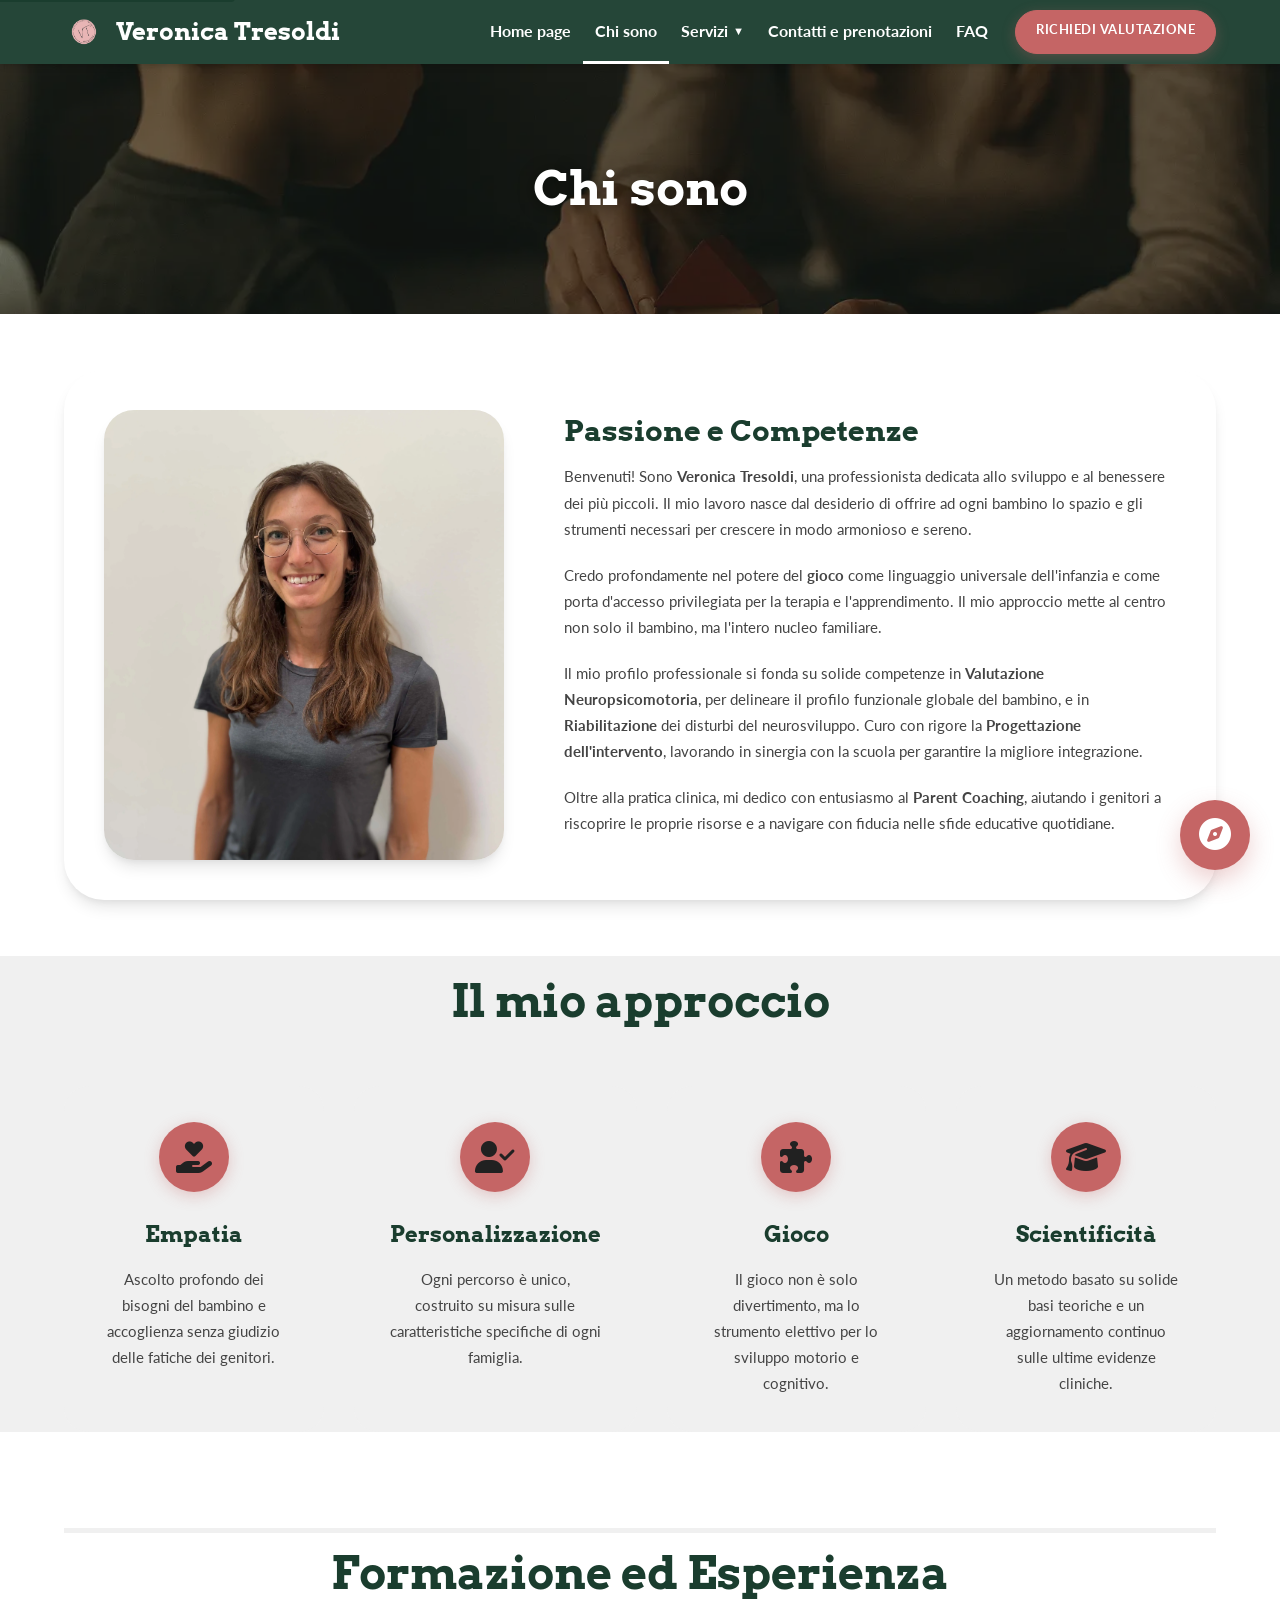
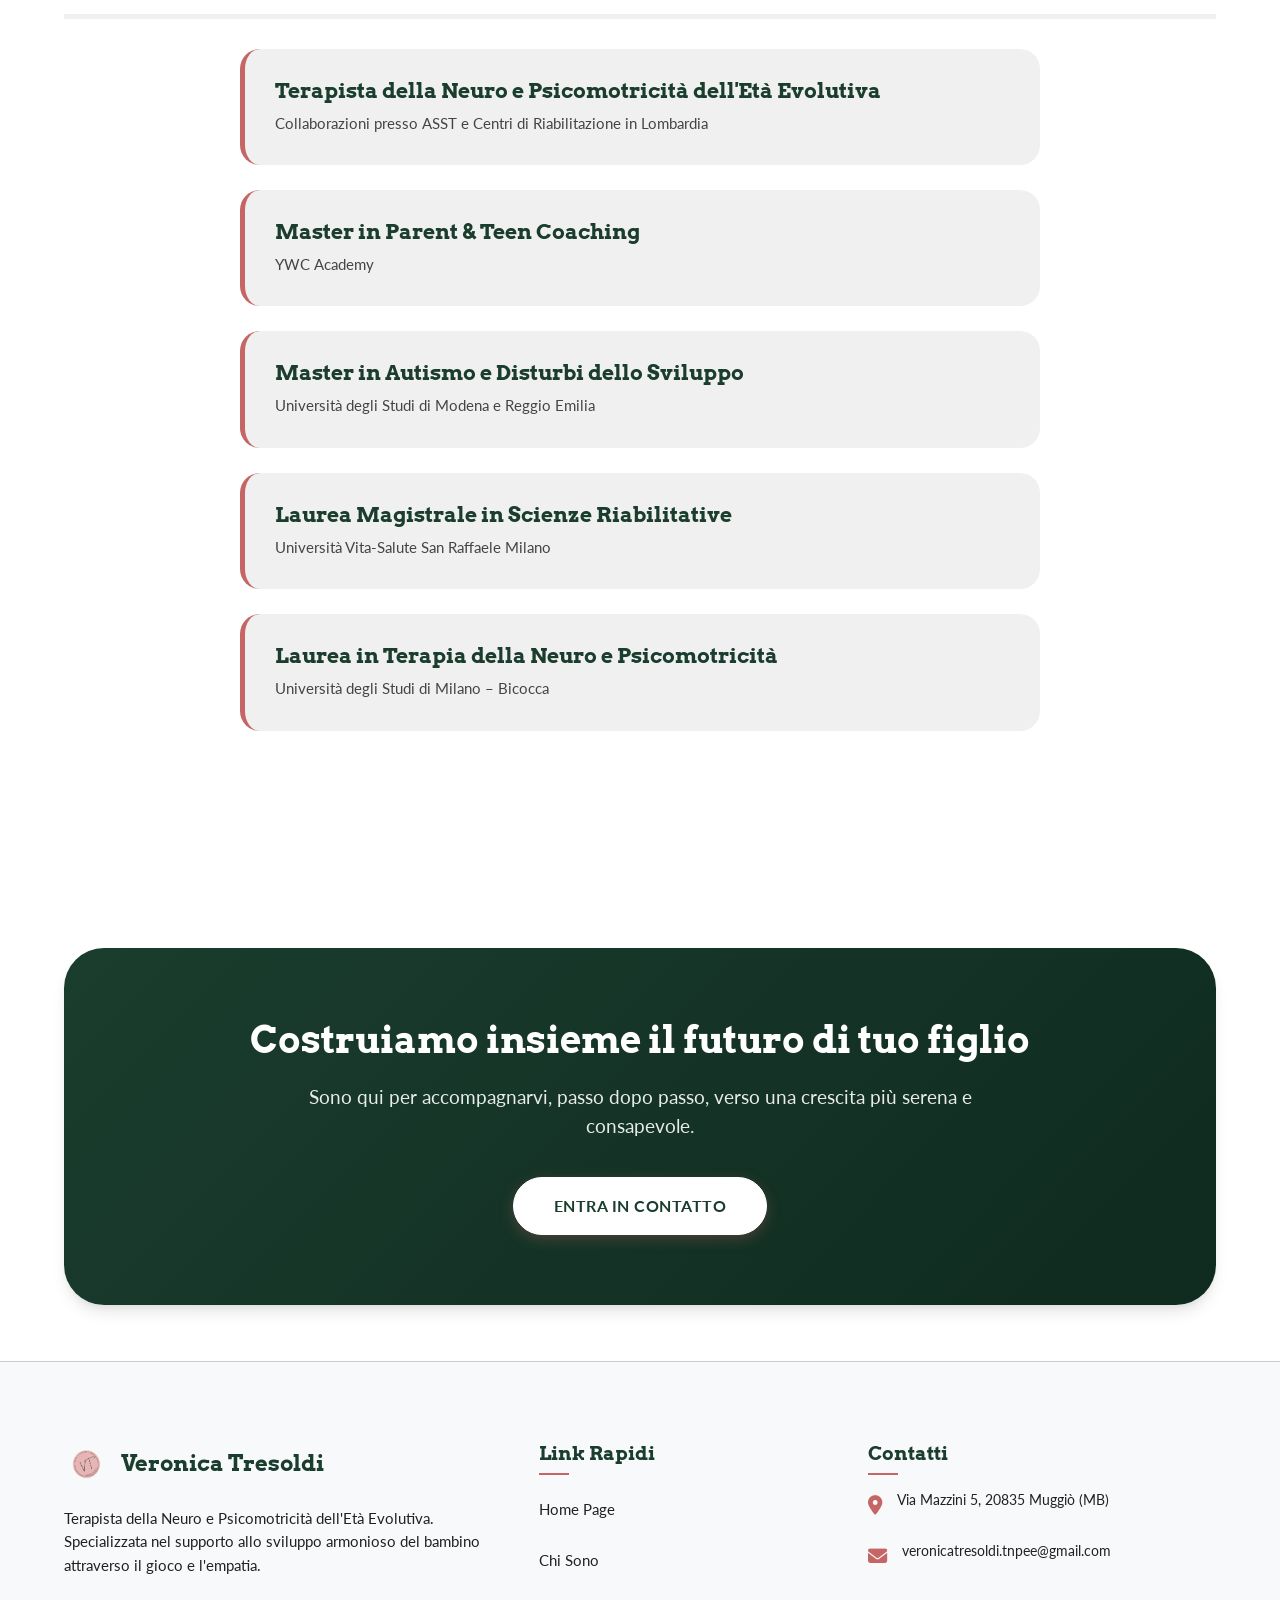
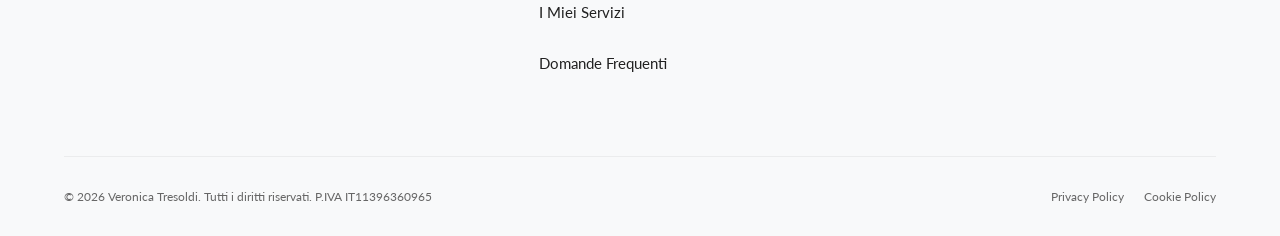
<file: chi-sono.html>
<!DOCTYPE html>
<html lang="it">

<head>
  <meta charset="UTF-8">
  <meta name="viewport" content="width=device-width, initial-scale=1.0">

  <!-- SEO Meta Tags -->
  <title>Chi sono | Veronica Tresoldi - Neuropsicomotricista Monza Brianza</title>
  <meta name="description"
    content="Sono Veronica Tresoldi, terapista della neuro e psicomotricità dell'età evolutiva. Laureata con specializzazione in Autismo e Disturbi dello Sviluppo. Parent Coach a Monza e Brianza.">
  <meta name="keywords"
    content="Veronica Tresoldi, neuropsicomotricista, TNPEE, Monza, Brianza, Muggiò, Parent Coach, autismo, sviluppo bambino, terapista età evolutiva">
  <meta name="author" content="Veronica Tresoldi">
  <meta name="robots" content="index, follow">
  <link rel="canonical" href="https://veronicatresoldi.it/chi-sono">

  <!-- Open Graph -->
  <meta property="og:type" content="profile">
  <meta property="og:url" content="https://veronicatresoldi.it/chi-sono">
  <meta property="og:title" content="Chi sono | Veronica Tresoldi - Neuropsicomotricista">
  <meta property="og:description"
    content="Terapista della neuro e psicomotricità dell'età evolutiva, specializzata in autismo e disturbi dello sviluppo. Parent Coach a Monza e Brianza.">
  <meta property="og:image" content="https://veronicatresoldi.it/images/veronica.webp">
  <meta property="og:locale" content="it_IT">

  <!-- Twitter -->
  <meta name="twitter:card" content="summary">
  <meta name="twitter:title" content="Chi sono | Veronica Tresoldi - Neuropsicomotricista">
  <meta name="twitter:description"
    content="Terapista della neuro e psicomotricità dell'età evolutiva a Monza e Brianza.">

    <!-- Favicon & PWA -->
  <link rel="manifest" href="manifest.json">
  <link rel="apple-touch-icon" sizes="180x180" href="images/apple-touch-icon.png">
  <link rel="icon" type="image/png" sizes="96x96" href="images/favicon-96x96.png">
  <link rel="icon" type="image/png" sizes="32x32" href="images/favicon-32x32.png">
  <link rel="icon" type="image/png" sizes="16x16" href="images/favicon-16x16.png">
  <link rel="icon" href="favicon.ico" sizes="any">

  <!-- Fonts - Optimized async loading with font-display: swap -->
  <link rel="preconnect" href="https://fonts.googleapis.com">
  <link rel="preconnect" href="https://fonts.gstatic.com" crossorigin>
  <link rel="preload"
    href="https://fonts.googleapis.com/css2?family=Lato:wght@400;700&family=Arvo:wght@400;700&family=Merriweather:ital,wght@0,300;0,400;0,700;1,400&display=swap"
    as="style" onload="this.onload=null;this.rel='stylesheet'">
  <noscript>
    <link rel="stylesheet"
      href="https://fonts.googleapis.com/css2?family=Lato:wght@400;700&family=Arvo:wght@400;700&family=Merriweather:ital,wght@0,300;0,400;0,700;1,400&display=swap">
  </noscript>
  <link rel="stylesheet"
    href="https://fonts.googleapis.com/css2?family=Lato:wght@400;700&family=Arvo:wght@400;700&family=Merriweather:ital,wght@0,300;0,400;0,700;1,400&display=swap"
    media="print" onload="this.media='all'">
  <link rel="stylesheet" href="https://cdnjs.cloudflare.com/ajax/libs/font-awesome/6.5.1/css/all.min.css">
  <link rel="stylesheet" href="styles.css">

  <!-- Preload critical hero image -->
  <link rel="preload" href="images/chi-sono-header.webp" as="image" fetchpriority="high">
  <link rel="preload" href="images/logo.png" as="image">

  <!-- Schema.org -->
  <script type="application/ld+json">
  {
    "@context":"https://schema.org",
    "@type":"ProfilePage",
    "mainEntity": {
      "@type":"Person",
      "name":"Veronica Tresoldi",
      "jobTitle":"Terapista della Neuro e Psicomotricità dell'Età Evolutiva",
      "description":"Neuropsicomotricista specializzata nello sviluppo infantile, autismo e disturbi dello sviluppo. Parent Coach.",
      "email":"veronicatresoldi.tnpee@gmail.com",
      "url":"https://veronicatresoldi.it/chi-sono",
      "image":"https://veronicatresoldi.it/images/veronica.webp",
      "alumniOf": [
        {
          "@type":"EducationalOrganization",
          "name":"Laurea in Terapia della Neuro e Psicomotricità dell'Età Evolutiva"
        },
        {
          "@type":"EducationalOrganization",
          "name":"Specializzazione in Scienze Riabilitative delle Professioni Sanitarie"
        },
        {
          "@type":"EducationalOrganization",
          "name":"Master in Autismo e Disturbi dello Sviluppo"
        }
      ],
      "knowsAbout": [
        "Neuropsicomotricità dell'età evolutiva",
        "Autismo e disturbi dello spettro autistico",
        "Sviluppo psicomotorio infantile",
        "Parent Coaching",
        "Riabilitazione pediatrica"
      ],
      "workLocation": {
        "@type":"Place",
        "address": {
          "@type":"PostalAddress",
          "streetAddress":"Via Mazzini 5",
          "addressLocality":"Muggiò",
          "postalCode":"20835",
          "addressRegion":"MB",
          "addressCountry":"IT"
        }
      }
    }
  }
  </script>
  <script type="application/ld+json">
  {
    "@context":"https://schema.org",
    "@type":"BreadcrumbList",
    "itemListElement": [
      {
        "@type":"ListItem",
        "position": 1,
        "name":"Home",
        "item":"https://veronicatresoldi.it"
      },
      {
        "@type":"ListItem",
        "position": 2,
        "name":"Chi sono",
        "item":"https://veronicatresoldi.it/chi-sono"
      }
    ]
  }
  </script>
</head>

<body>
  <!-- Skip to main content link for accessibility -->
  <a href="#main-content" class="skip-link">Salta al contenuto principale</a>

  <!-- Navigation -->
  <nav class="navbar" aria-label="Navigazione principale">
    <div class="container">
      <div class="nav-brand">
        <img src="images/logo.png" alt="Logo Veronica Tresoldi" width="40" height="40" fetchpriority="high"
          loading="eager">
        <a href="./">Veronica Tresoldi</a>
      </div>
      <button class="nav-toggle" aria-label="Apri menu di navigazione" aria-expanded="false">
        <span></span>
        <span></span>
        <span></span>
      </button>
      <ul class="nav-menu">
        <li><a href="./" class="nav-link">Home page</a></li>
        <li><a href="chi-sono" class="nav-link active" aria-current="page">Chi sono</a></li>
        <li class="dropdown">
          <a href="servizi/" class="nav-link" aria-haspopup="true" aria-expanded="false">Servizi
            <span class="dropdown-arrow" aria-hidden="true">▼</span></a>
          <ul class="dropdown-menu">
            <li><a href="servizi/valutazione">Valutazione neuropsicomotoria</a></li>
            <li><a href="servizi/trattamento">Trattamento neuropsicomotorio</a></li>
            <li><a href="servizi/supporto-genitoriale">Supporto genitoriale</a></li>
          </ul>
        </li>
        <li><a href="contatti-e-prenotazioni" class="nav-link">Contatti e prenotazioni</a></li>
        <li><a href="faq" class="nav-link">FAQ</a></li>
        <li><a href="contatti-e-prenotazioni" class="btn btn-primary nav-cta">Richiedi valutazione</a></li>
      </ul>
    </div>
  </nav>

  <main id="main-content" tabindex="-1">
    <!-- Page Hero -->
    <section class="page-hero" style="background-image: url('images/chi-sono-header.webp');"
      aria-labelledby="page-title">
      <div class="page-hero-content reveal">
        <h1 id="page-title" class="page-hero-title">Chi sono</h1>
      </div>
    </section>

    <!-- Chi Sono Content -->
    <section class="section reveal">
      <div class="container">
        <div class="chi-sono-intro">
          <div class="chi-sono-image">
            <img src="images/veronica.webp"
              alt="Dott.ssa Veronica Tresoldi, Neuropsicomotricista TNPEE a Muggiò e Monza" width="400"
              height="500" loading="eager" fetchpriority="high"
              style="border-radius: 30px; box-shadow: var(--shadow-lg);">
          </div>
          <div class="chi-sono-text">
            <h3>Passione e Competenze</h3>
            <p>Benvenuti! Sono <strong>Veronica Tresoldi</strong>, una professionista dedicata allo sviluppo
              e al benessere dei più piccoli. Il mio lavoro nasce dal desiderio di offrire ad ogni bambino
              lo spazio e gli strumenti necessari per crescere in modo armonioso e sereno.</p>

            <p>Credo profondamente nel potere del <strong>gioco</strong> come linguaggio universale
              dell'infanzia e come porta d'accesso privilegiata per la terapia e l'apprendimento. Il mio
              approccio mette al centro non solo il bambino, ma l'intero nucleo familiare.</p>

            <p>Il mio profilo professionale si fonda su solide competenze in <strong>Valutazione
                Neuropsicomotoria</strong>,
              per delineare il profilo funzionale globale del bambino, e in
              <strong>Riabilitazione</strong> dei disturbi
              del neurosviluppo. Curo con rigore la <strong>Progettazione dell'intervento</strong>,
              lavorando in sinergia con la scuola per garantire la migliore
              integrazione.
            </p>

            <p>Oltre alla pratica clinica, mi dedico con entusiasmo al <strong>Parent Coaching</strong>,
              aiutando i genitori a riscoprire le proprie risorse e a navigare con fiducia nelle sfide
              educative quotidiane.</p>
          </div>
        </div>
      </div>
    </section>

    <!-- I miei Valori -->
    <section class="section-alt reveal">
      <div class="container">
        <h2 class="section-title">Il mio approccio</h2>
        <div class="features-grid">
          <div class="feature-item">
            <span class="feature-icon">
              <i class="fa-solid fa-hand-holding-heart" aria-hidden="true"></i>
            </span>
            <h3>Empatia</h3>
            <p>Ascolto profondo dei bisogni del bambino e accoglienza senza giudizio delle fatiche dei
              genitori.</p>
          </div>
          <div class="feature-item">
            <span class="feature-icon">
              <i class="fa-solid fa-user-check" aria-hidden="true"></i>
            </span>
            <h3>Personalizzazione</h3>
            <p>Ogni percorso è unico, costruito su misura sulle caratteristiche specifiche di ogni famiglia.
            </p>
          </div>
          <div class="feature-item">
            <span class="feature-icon">
              <i class="fa-solid fa-puzzle-piece" aria-hidden="true"></i>
            </span>
            <h3>Gioco</h3>
            <p>Il gioco non è solo divertimento, ma lo strumento elettivo per lo sviluppo motorio e
              cognitivo.</p>
          </div>
          <div class="feature-item">
            <span class="feature-icon">
              <i class="fa-solid fa-graduation-cap" aria-hidden="true"></i>
            </span>
            <h3>Scientificità</h3>
            <p>Un metodo basato su solide basi teoriche e un aggiornamento continuo sulle ultime evidenze
              cliniche.</p>
          </div>
        </div>
      </div>
    </section>



    <!-- Formazione ed Esperienza -->
    <section class="section reveal">
      <div class="container">
        <h2 class="section-title">Formazione ed Esperienza</h2>
        <div class="timeline" style="max-width: 800px; margin: 0 auto;">
          <div class="timeline-item">
            <h4 class="timeline-title">Terapista della Neuro e Psicomotricità dell'Età Evolutiva</h4>
            <p class="timeline-content">Collaborazioni presso ASST e Centri di Riabilitazione in Lombardia
            </p>
          </div>
          <div class="timeline-item">
            <h4 class="timeline-title">Master in Parent & Teen Coaching</h4>
            <p class="timeline-content">YWC Academy</p>
          </div>
          <div class="timeline-item">
            <h4 class="timeline-title">Master in Autismo e Disturbi dello Sviluppo</h4>
            <p class="timeline-content">Università degli Studi di Modena e Reggio Emilia</p>
          </div>
          <div class="timeline-item">
            <h4 class="timeline-title">Laurea Magistrale in Scienze Riabilitative</h4>
            <p class="timeline-content">Università Vita-Salute San Raffaele Milano</p>
          </div>
          <div class="timeline-item">
            <h4 class="timeline-title">Laurea in Terapia della Neuro e Psicomotricità</h4>
            <p class="timeline-content">Università degli Studi di Milano – Bicocca</p>
          </div>
        </div>
      </div>
    </section>

    <!-- Final CTA -->
    <section class="section reveal">
      <div class="container">
        <div class="service-cta-box">
          <h2>Costruiamo insieme il futuro di tuo figlio</h2>
          <p>Sono qui per accompagnarvi, passo dopo passo, verso una crescita più serena e consapevole.</p>
          <a href="contatti-e-prenotazioni" class="btn btn-primary">Entra in contatto</a>
        </div>
      </div>
    </section>
  </main>

  <!-- Footer -->
  <footer class="footer">
    <div class="container">
      <div class="footer-grid">
        <!-- Brand Column -->
        <div class="footer-brand">
          <div class="footer-logo">
            <img src="images/logo.png" alt="Logo Veronica Tresoldi" width="45" height="45">
            <span>Veronica Tresoldi</span>
          </div>
          <p>Terapista della Neuro e Psicomotricità dell'Età Evolutiva. Specializzata nel supporto allo
            sviluppo armonioso del bambino attraverso il gioco e l'empatia.</p>
        </div>

        <!-- Links Column -->
        <div class="footer-column">
          <h4>Link Rapidi</h4>
          <ul class="footer-links">
            <li><a href="./">Home Page</a></li>
            <li><a href="chi-sono">Chi Sono</a></li>
            <li><a href="servizi/">I Miei Servizi</a></li>
            <li><a href="faq">Domande Frequenti</a></li>
          </ul>
        </div>

        <!-- Contact Column -->
        <div class="footer-column">
          <h4>Contatti</h4>
          <div class="footer-contact-item">
            <span class="icon"><i class="fa-solid fa-location-dot"></i></span>
            <p>Via Mazzini 5, 20835 Muggiò (MB)</p>
          </div>
          <div class="footer-contact-item">
            <span class="icon"><i class="fa-solid fa-envelope"></i></span>
            <p><a href="mailto:veronicatresoldi.tnpee@gmail.com">veronicatresoldi.tnpee@gmail.com</a></p>
          </div>
        </div>
      </div>

      <div class="footer-bottom">
        <p>&copy; 2026 Veronica Tresoldi. Tutti i diritti riservati. P.IVA IT11396360965</p>
        <div class="footer-legal">
          <a href="privacy-policy">Privacy Policy</a>
          <a href="cookie-policy">Cookie Policy</a>
        </div>
      </div>
    </div>
  </footer>


  <script src="script.js"></script>
</body>

</html>
</file>
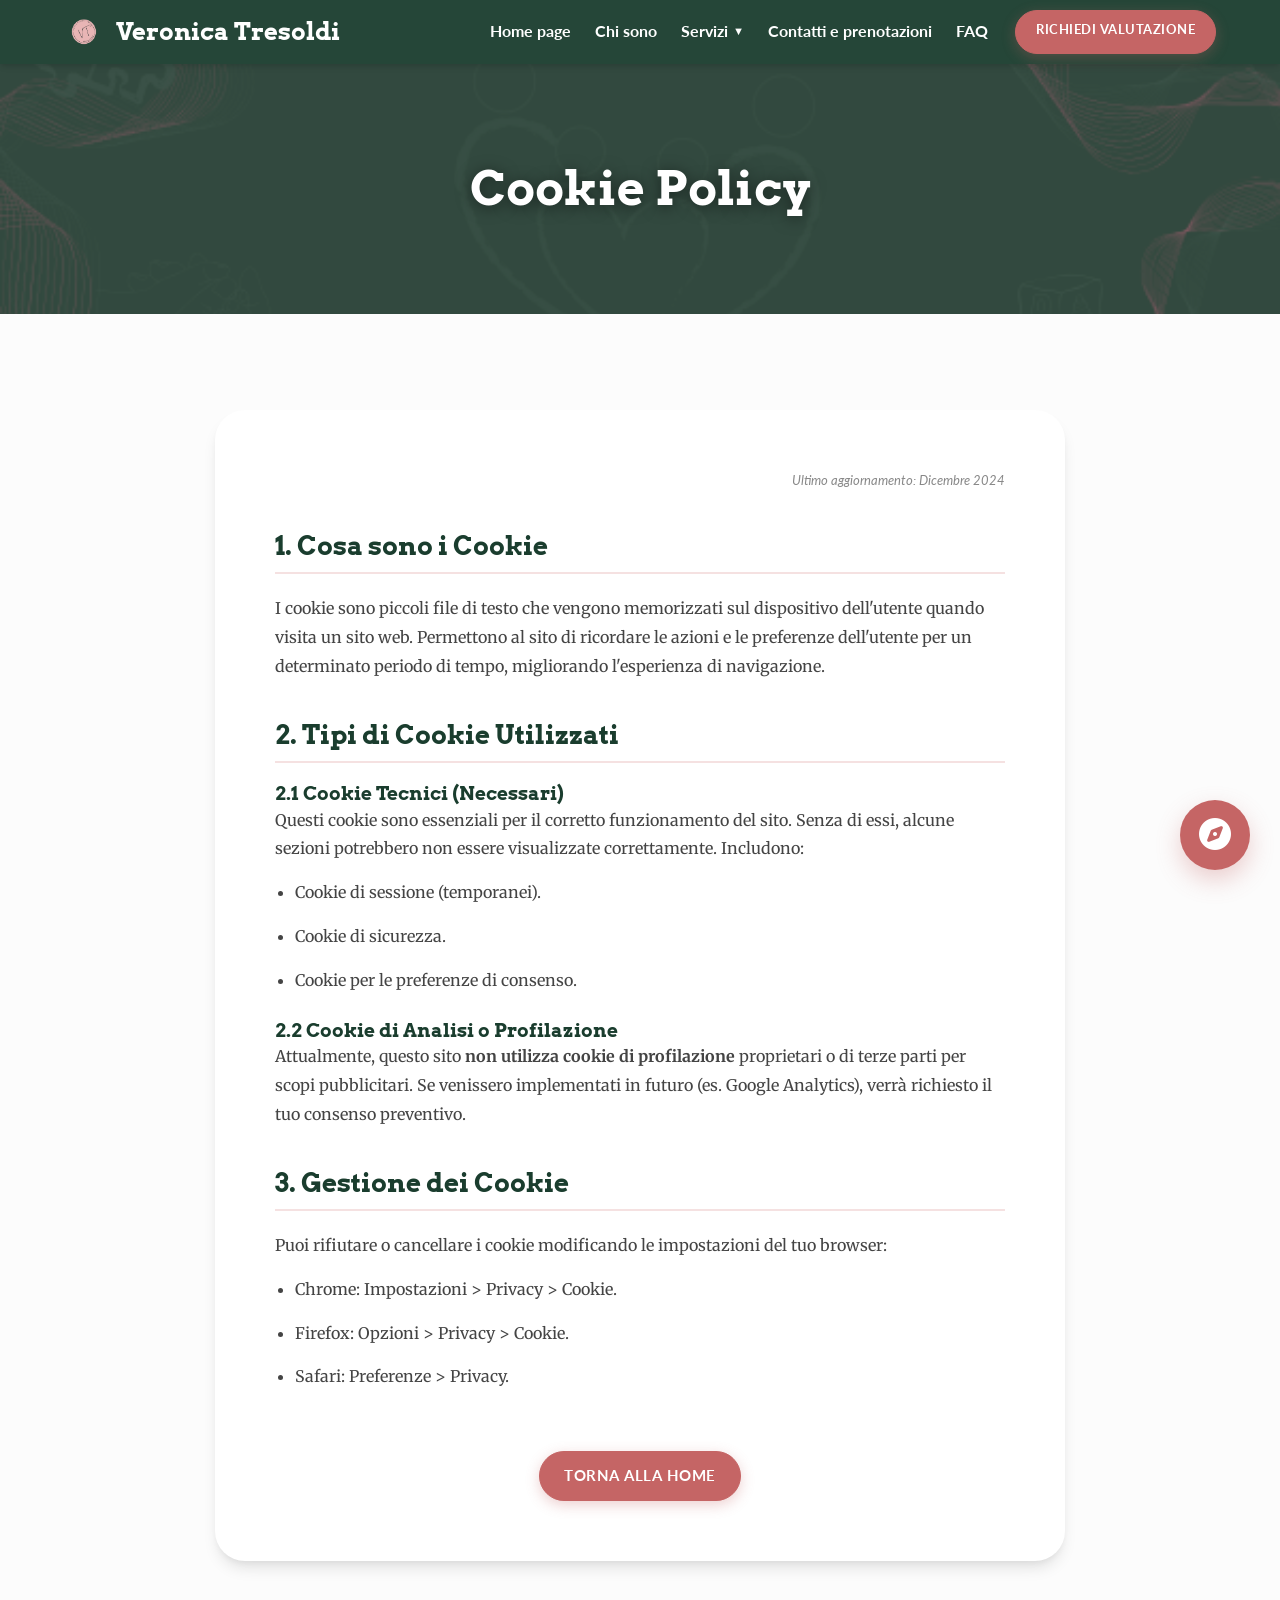
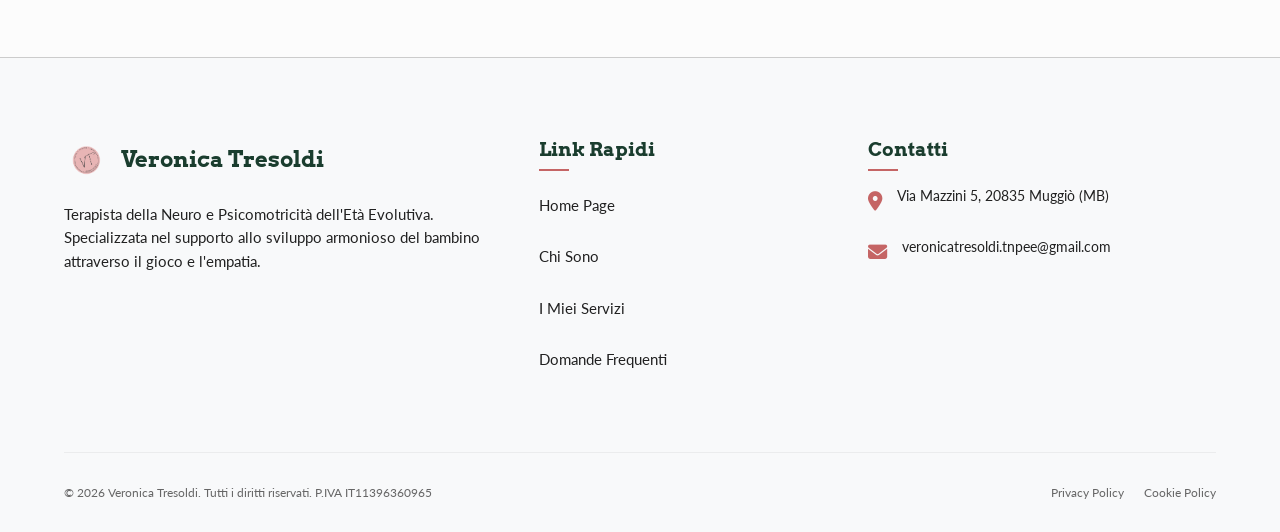
<file: cookie-policy.html>
<!DOCTYPE html>
<html lang="it">

<head>
  <meta charset="UTF-8">
  <meta name="viewport" content="width=device-width, initial-scale=1.0">

  <!-- SEO Meta Tags -->
  <title>Cookie Policy | Veronica Tresoldi - Neuropsicomotricista</title>
  <meta name="description"
    content="Informativa sui cookie utilizzati dal sito web di Veronica Tresoldi - Neuropsicomotricista.">
  <meta name="robots" content="noindex, follow">
  <link rel="canonical" href="https://veronicatresoldi.it/cookie-policy">

    <!-- Favicon & PWA -->
  <link rel="manifest" href="manifest.json">
  <link rel="apple-touch-icon" sizes="180x180" href="images/apple-touch-icon.png">
  <link rel="icon" type="image/png" sizes="96x96" href="images/favicon-96x96.png">
  <link rel="icon" type="image/png" sizes="32x32" href="images/favicon-32x32.png">
  <link rel="icon" type="image/png" sizes="16x16" href="images/favicon-16x16.png">
  <link rel="icon" href="favicon.ico" sizes="any">

  <!-- Fonts - Optimized async loading with font-display: swap -->
  <link rel="preconnect" href="https://fonts.googleapis.com">
  <link rel="preconnect" href="https://fonts.gstatic.com" crossorigin>
  <link rel="preload"
    href="https://fonts.googleapis.com/css2?family=Lato:wght@400;700&family=Arvo:wght@400;700&family=Merriweather:ital,wght@0,300;0,400;0,700;1,400&display=swap"
    as="style" onload="this.onload=null;this.rel='stylesheet'">
  <noscript>
    <link rel="stylesheet"
      href="https://fonts.googleapis.com/css2?family=Lato:wght@400;700&family=Arvo:wght@400;700&family=Merriweather:ital,wght@0,300;0,400;0,700;1,400&display=swap">
  </noscript>
  <link rel="stylesheet"
    href="https://fonts.googleapis.com/css2?family=Lato:wght@400;700&family=Arvo:wght@400;700&family=Merriweather:ital,wght@0,300;0,400;0,700;1,400&display=swap"
    media="print" onload="this.media='all'">
  <link rel="stylesheet" href="https://cdnjs.cloudflare.com/ajax/libs/font-awesome/6.5.1/css/all.min.css">
  <link rel="stylesheet" href="styles.css">

  <!-- Preload critical hero image -->
  <link rel="preload" href="images/contatti-faq-header.png" as="image" fetchpriority="high">
  <link rel="preload" href="images/logo.png" as="image">
</head>

<body>
  <!-- Navigation -->
  <nav class="navbar" aria-label="Navigazione principale">
    <div class="container">
      <div class="nav-brand">
        <img src="images/logo.png" alt="Logo Veronica Tresoldi" width="40" height="40" fetchpriority="high"
          loading="eager">
        <a href="./">Veronica Tresoldi</a>
      </div>
      <button class="nav-toggle" aria-label="Apri menu di navigazione" aria-expanded="false">
        <span></span>
        <span></span>
        <span></span>
      </button>
      <ul class="nav-menu">
        <li><a href="./" class="nav-link">Home page</a></li>
        <li><a href="chi-sono" class="nav-link">Chi sono</a></li>
        <li class="dropdown">
          <a href="servizi/" class="nav-link" aria-haspopup="true" aria-expanded="false">Servizi
            <span class="dropdown-arrow" aria-hidden="true">▼</span></a>
          <ul class="dropdown-menu">
            <li><a href="servizi/valutazione">Valutazione neuropsicomotoria</a></li>
            <li><a href="servizi/trattamento">Trattamento neuropsicomotorio</a></li>
            <li><a href="servizi/supporto-genitoriale">Supporto genitoriale</a></li>
          </ul>
        </li>
        <li><a href="contatti-e-prenotazioni" class="nav-link">Contatti e prenotazioni</a></li>
        <li><a href="faq" class="nav-link">FAQ</a></li>
        <li><a href="contatti-e-prenotazioni" class="btn btn-primary nav-cta">Richiedi valutazione</a></li>
      </ul>
    </div>
  </nav>

  <main class="legal-page">
    <!-- Page Hero -->
    <section class="page-hero" style="background-image: url('images/contatti-faq-header.png');"
      aria-labelledby="page-title">
      <div class="page-hero-content reveal">
        <h1 id="page-title" class="page-hero-title">Cookie Policy</h1>
      </div>
    </section>

    <!-- Content -->
    <section class="section reveal">
      <div class="container">
        <div class="legal-content">
          <span class="last-updated">Ultimo aggiornamento: Dicembre 2024</span>

          <h2>1. Cosa sono i Cookie</h2>
          <p>I cookie sono piccoli file di testo che vengono memorizzati sul dispositivo dell'utente quando
            visita un sito web. Permettono al sito di ricordare le azioni e le preferenze
            dell'utente per un determinato periodo di tempo, migliorando l'esperienza di navigazione.</p>

          <h2>2. Tipi di Cookie Utilizzati</h2>

          <h3>2.1 Cookie Tecnici (Necessari)</h3>
          <p>Questi cookie sono essenziali per il corretto funzionamento del sito. Senza di essi, alcune
            sezioni potrebbero non essere visualizzate correttamente. Includono:</p>
          <ul>
            <li>Cookie di sessione (temporanei).</li>
            <li>Cookie di sicurezza.</li>
            <li>Cookie per le preferenze di consenso.</li>
          </ul>

          <h3>2.2 Cookie di Analisi o Profilazione</h3>
          <p>Attualmente, questo sito <strong>non utilizza cookie di profilazione</strong> proprietari o di
            terze parti per scopi pubblicitari. Se venissero implementati in futuro (es. Google Analytics),
            verrà richiesto il tuo consenso preventivo.</p>

          <h2>3. Gestione dei Cookie</h2>
          <p>Puoi rifiutare o cancellare i cookie modificando le impostazioni del tuo browser:</p>
          <ul>
            <li>Chrome: Impostazioni > Privacy > Cookie.</li>
            <li>Firefox: Opzioni > Privacy > Cookie.</li>
            <li>Safari: Preferenze > Privacy.</li>
          </ul>

          <div class="cta-center" style="margin-top: 60px;">
            <a href="./" class="btn btn-primary">Torna alla home</a>
          </div>
        </div>
      </div>
    </section>
  </main>

  <!-- Footer -->
  <footer class="footer">
    <div class="container">
      <div class="footer-grid">
        <!-- Brand Column -->
        <div class="footer-brand">
          <div class="footer-logo">
            <img src="images/logo.png" alt="Logo Veronica Tresoldi" width="45" height="45">
            <span>Veronica Tresoldi</span>
          </div>
          <p>Terapista della Neuro e Psicomotricità dell'Età Evolutiva. Specializzata nel supporto allo
            sviluppo armonioso del bambino attraverso il gioco e l'empatia.</p>
        </div>

        <!-- Links Column -->
        <div class="footer-column">
          <h4>Link Rapidi</h4>
          <ul class="footer-links">
            <li><a href="./">Home Page</a></li>
            <li><a href="chi-sono">Chi Sono</a></li>
            <li><a href="servizi/">I Miei Servizi</a></li>
            <li><a href="faq">Domande Frequenti</a></li>
          </ul>
        </div>

        <!-- Contact Column -->
        <div class="footer-column">
          <h4>Contatti</h4>
          <div class="footer-contact-item">
            <span class="icon"><i class="fa-solid fa-location-dot"></i></span>
            <p>Via Mazzini 5, 20835 Muggiò (MB)</p>
          </div>
          <div class="footer-contact-item">
            <span class="icon"><i class="fa-solid fa-envelope"></i></span>
            <p><a href="mailto:veronicatresoldi.tnpee@gmail.com">veronicatresoldi.tnpee@gmail.com</a></p>
          </div>
        </div>
      </div>

      <div class="footer-bottom">
        <p>&copy; 2026 Veronica Tresoldi. Tutti i diritti riservati. P.IVA IT11396360965</p>
        <div class="footer-legal">
          <a href="privacy-policy">Privacy Policy</a>
          <a href="cookie-policy">Cookie Policy</a>
        </div>
      </div>
    </div>
  </footer>

  <script src="script.js"></script>
</body>

</html>
</file>
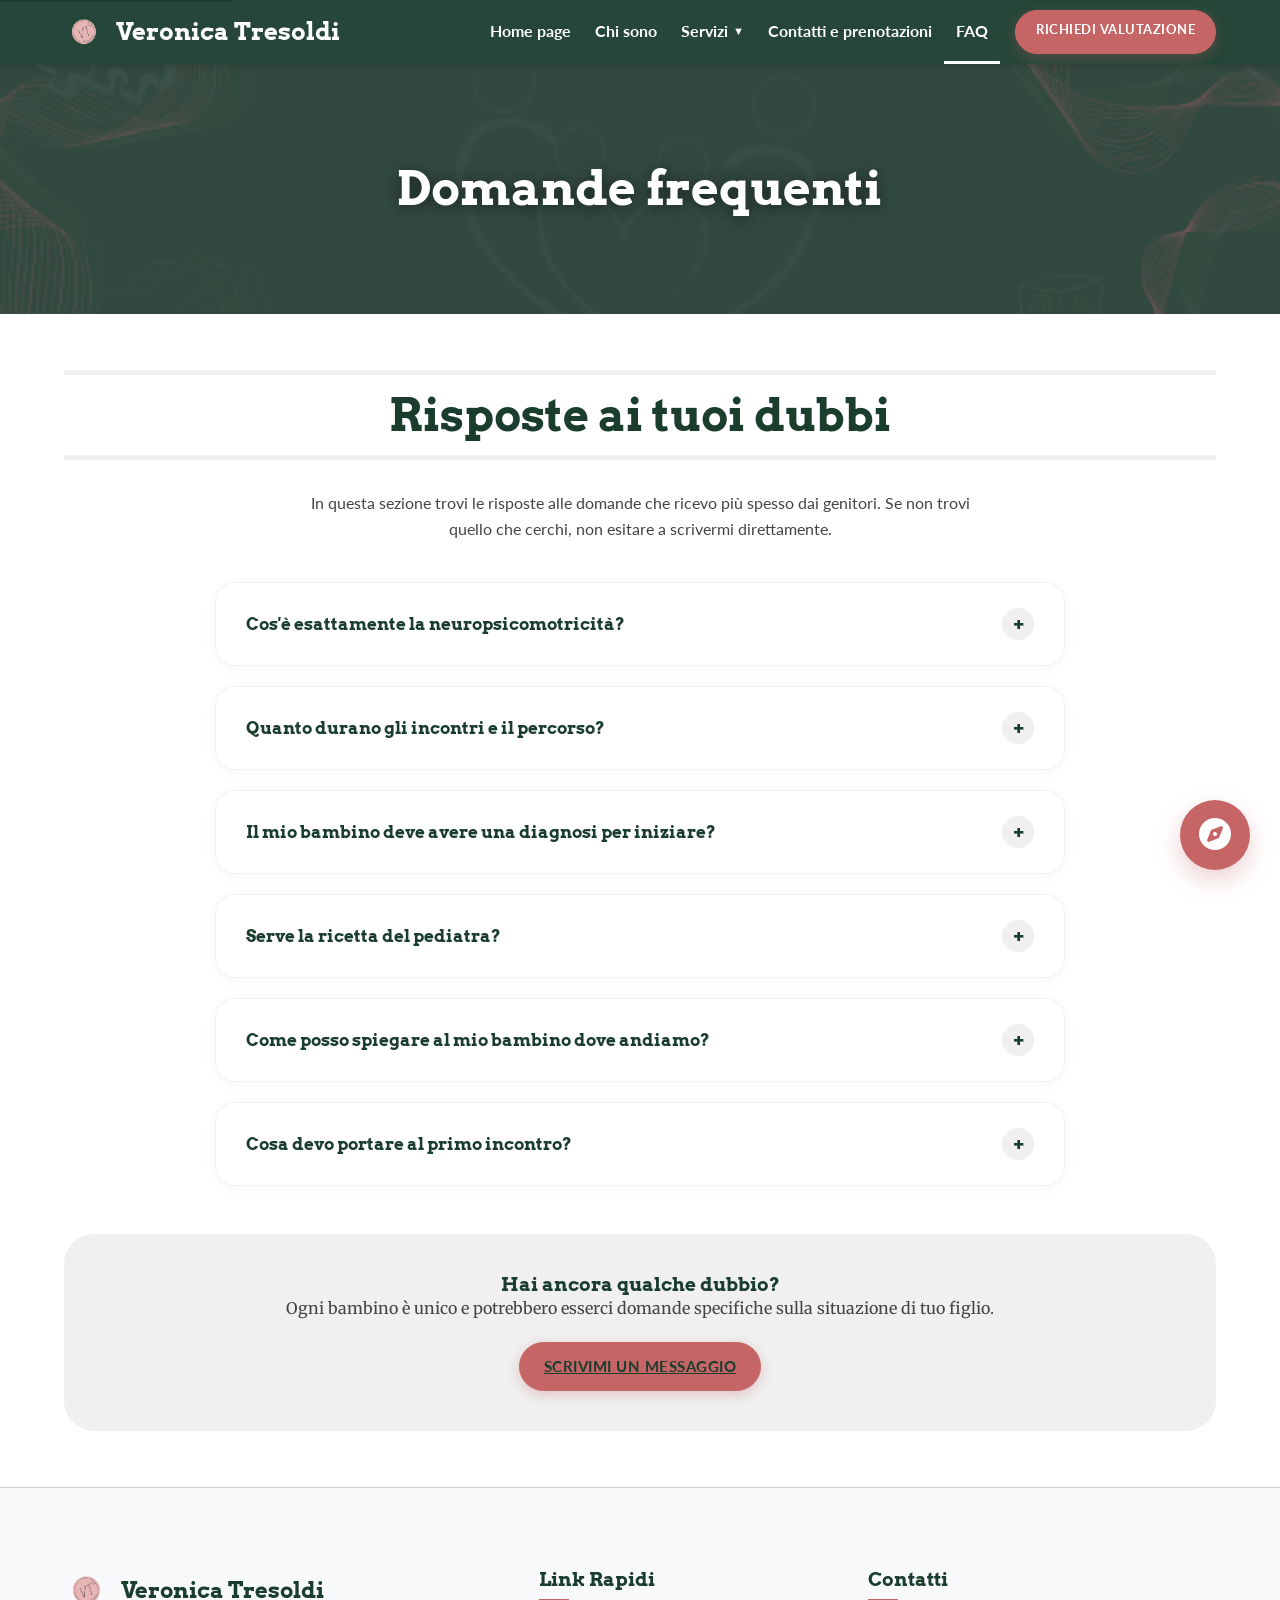
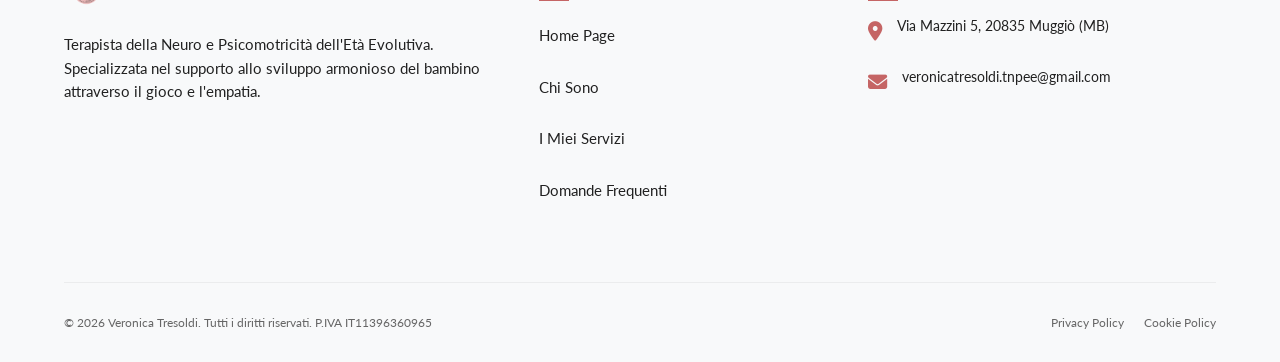
<file: faq.html>
<!DOCTYPE html>
<html lang="it">

<head>
  <meta charset="UTF-8">
  <meta name="viewport" content="width=device-width, initial-scale=1.0">

  <!-- SEO Meta Tags -->
  <title>FAQ Neuropsicomotricità | Domande Frequenti - Veronica Tresoldi</title>
  <meta name="description"
    content="Domande frequenti sulla neuropsicomotricità: durata trattamenti, prescrizione medica, quando fare una valutazione. Risposte dalla neuropsicomotricista Veronica Tresoldi.">
  <meta name="keywords"
    content="FAQ neuropsicomotricità, domande frequenti terapia bambini, valutazione neuropsicomotoria quando farla, durata trattamento, prescrizione medica TNPEE">
  <meta name="author" content="Veronica Tresoldi">
  <meta name="robots" content="index, follow">
  <link rel="canonical" href="https://veronicatresoldi.it/faq">

  <!-- Open Graph -->
  <meta property="og:type" content="website">
  <meta property="og:url" content="https://veronicatresoldi.it/faq">
  <meta property="og:title" content="FAQ Neuropsicomotricità | Veronica Tresoldi">
  <meta property="og:description"
    content="Risposte alle domande più frequenti sulla neuropsicomotricità infantile, trattamenti e valutazioni.">
  <meta property="og:locale" content="it_IT">

    <!-- Favicon & PWA -->
  <link rel="manifest" href="manifest.json">
  <link rel="apple-touch-icon" sizes="180x180" href="images/apple-touch-icon.png">
  <link rel="icon" type="image/png" sizes="96x96" href="images/favicon-96x96.png">
  <link rel="icon" type="image/png" sizes="32x32" href="images/favicon-32x32.png">
  <link rel="icon" type="image/png" sizes="16x16" href="images/favicon-16x16.png">
  <link rel="icon" href="favicon.ico" sizes="any">

  <!-- Fonts - Optimized async loading with font-display: swap -->
  <link rel="preconnect" href="https://fonts.googleapis.com">
  <link rel="preconnect" href="https://fonts.gstatic.com" crossorigin>
  <link rel="preload"
    href="https://fonts.googleapis.com/css2?family=Lato:wght@400;700&family=Arvo:wght@400;700&family=Merriweather:ital,wght@0,300;0,400;0,700;1,400&display=swap"
    as="style" onload="this.onload=null;this.rel='stylesheet'">
  <noscript>
    <link rel="stylesheet"
      href="https://fonts.googleapis.com/css2?family=Lato:wght@400;700&family=Arvo:wght@400;700&family=Merriweather:ital,wght@0,300;0,400;0,700;1,400&display=swap">
  </noscript>
  <link rel="stylesheet"
    href="https://fonts.googleapis.com/css2?family=Lato:wght@400;700&family=Arvo:wght@400;700&family=Merriweather:ital,wght@0,300;0,400;0,700;1,400&display=swap"
    media="print" onload="this.media='all'">
  <link rel="stylesheet" href="https://cdnjs.cloudflare.com/ajax/libs/font-awesome/6.5.1/css/all.min.css">
  <link rel="stylesheet" href="styles.css">

  <!-- Preload critical hero image -->
  <!-- Preload critical hero image -->
  <link rel="preload" href="images/contatti-faq-header.png" as="image" fetchpriority="high">
  <link rel="preload" href="images/logo.png" as="image">

  <!-- Schema.org FAQPage -->
  <script type="application/ld+json">
  {
    "@context":"https://schema.org",
    "@type":"FAQPage",
    "mainEntity": [
      {
        "@type":"Question",
        "name":"Quanto durano i trattamenti neuropsicomotori?",
        "acceptedAnswer": {
          "@type":"Answer",
          "text":"Ogni incontro dura in media tra i 45 e i 60 minuti, in base al tipo di servizio. Prima di iniziare, ti spiegherò bene come si svolge e quanto tempo è previsto."
        }
      },
      {
        "@type":"Question",
        "name":"Serve una prescrizione medica per la neuropsicomotricità?",
        "acceptedAnswer": {
          "@type":"Answer",
          "text":"No, puoi rivolgerti direttamente a me, senza bisogno di impegnativa. Se durante il percorso dovesse emergere la necessità di un approfondimento medico, ti guiderò nel coinvolgere altri specialisti, come il Neuropsichiatra Infantile (NPI)."
        }
      },
      {
        "@type":"Question",
        "name":"Posso modificare un appuntamento?",
        "acceptedAnswer": {
          "@type":"Answer",
          "text":"Sì, è possibile. Ti chiedo solo di avvisarmi almeno 24 ore prima, così posso organizzare al meglio il mio lavoro e offrire lo spazio ad altri bambini."
        }
      },
      {
        "@type":"Question",
        "name":"Quando è consigliata una valutazione neuropsicomotoria?",
        "acceptedAnswer": {
          "@type":"Answer",
          "text":"La valutazione è utile se il bambino: parla poco o fatica a esprimersi, è molto attivo e si distrae facilmente, ha difficoltà nei movimenti o nella coordinazione, mostra comportamenti impulsivi o crisi emotive, ha difficoltà nel gioco con altri bambini."
        }
      }
    ]
  }
  </script>
  <script type="application/ld+json">
  {
    "@context":"https://schema.org",
    "@type":"BreadcrumbList",
    "itemListElement": [
      {"@type":"ListItem","position": 1,"name":"Home","item":"https://veronicatresoldi.it"},
      {"@type":"ListItem","position": 2,"name":"FAQ","item":"https://veronicatresoldi.it/faq"}
    ]
  }
  </script>
</head>

<body>
  <!-- Skip to main content link for accessibility -->
  <a href="#main-content" class="skip-link">Salta al contenuto principale</a>

  <!-- Navigation -->
  <nav class="navbar" aria-label="Navigazione principale">
    <div class="container">
      <div class="nav-brand">
        <img src="images/logo.png" alt="Logo Veronica Tresoldi" width="40" height="40" fetchpriority="high"
          loading="eager">
        <a href="./">Veronica Tresoldi</a>
      </div>
      <button class="nav-toggle" aria-label="Apri menu di navigazione" aria-expanded="false">
        <span></span>
        <span></span>
        <span></span>
      </button>
      <ul class="nav-menu">
        <li><a href="./" class="nav-link">Home page</a></li>
        <li><a href="chi-sono" class="nav-link">Chi sono</a></li>
        <li class="dropdown">
          <a href="servizi/" class="nav-link" aria-haspopup="true" aria-expanded="false">Servizi
            <span class="dropdown-arrow" aria-hidden="true">▼</span></a>
          <ul class="dropdown-menu">
            <li><a href="servizi/valutazione">Valutazione neuropsicomotoria</a></li>
            <li><a href="servizi/trattamento">Trattamento neuropsicomotorio</a></li>
            <li><a href="servizi/supporto-genitoriale">Supporto genitoriale</a></li>
          </ul>
        </li>
        <li><a href="contatti-e-prenotazioni" class="nav-link">Contatti e prenotazioni</a></li>
        <li><a href="faq" class="nav-link active" aria-current="page">FAQ</a></li>
        <li><a href="contatti-e-prenotazioni" class="btn btn-primary nav-cta">Richiedi valutazione</a></li>
      </ul>
    </div>
  </nav>

  <main id="main-content" tabindex="-1">
    <!-- Page Hero -->
    <section class="page-hero" style="background-image: url('images/contatti-faq-header.png');"
      aria-labelledby="page-title">
      <div class="page-hero-content reveal">
        <h1 id="page-title" class="page-hero-title">Domande frequenti</h1>
      </div>
    </section>

    <!-- FAQ Section -->
    <section class="section reveal" aria-labelledby="faq-section-title">
      <div class="container">
        <h2 id="faq-section-title" class="section-title">Risposte ai tuoi dubbi</h2>
        <p
          style="text-align: center; max-width: 700px; margin: 0 auto 40px; font-family:'Lato', sans-serif; color: var(--text-light);">
          In questa sezione trovi le risposte alle domande che ricevo più spesso dai genitori. Se non trovi
          quello che cerchi, non esitare a scrivermi direttamente.
        </p>

        <div class="faq-list">
          <!-- Q1 -->
          <div class="faq-item" itemscope itemprop="mainEntity" itemtype="https://schema.org/Question">
            <button class="faq-question" aria-expanded="false">
              <span itemprop="name">Cos'è esattamente la neuropsicomotricità?</span>
              <span class="faq-icon" aria-hidden="true">+</span>
            </button>
            <div class="faq-answer" itemscope itemprop="acceptedAnswer"
              itemtype="https://schema.org/Answer">
              <div class="faq-answer-content" itemprop="text">
                <p>La Terapia della Neuro e Psicomotricità dell’Età Evolutiva (TNPEE) è una disciplina
                  sanitaria che si occupa dello sviluppo armonioso del bambino (0-18 anni). Attraverso
                  il gioco e l'azione, aiuta il bambino a integrare le sue abilità motorie, cognitive,
                  affettive e relazionali.</p>
              </div>
            </div>
          </div>

          <!-- Q2 -->
          <div class="faq-item" itemscope itemprop="mainEntity" itemtype="https://schema.org/Question">
            <button class="faq-question" aria-expanded="false">
              <span itemprop="name">Quanto durano gli incontri e il percorso?</span>
              <span class="faq-icon" aria-hidden="true">+</span>
            </button>
            <div class="faq-answer" itemscope itemprop="acceptedAnswer"
              itemtype="https://schema.org/Answer">
              <div class="faq-answer-content" itemprop="text">
                <p>Ogni incontro dura circa <strong>45-60 minuti</strong>. La durata complessiva del
                  percorso varia molto in base alle necessità specifiche di tuo figlio: dopo la
                  valutazione iniziale potrò darti un'indicazione più precisa sugli obiettivi e i
                  tempi previsti.</p>
              </div>
            </div>
          </div>

          <!-- Q3 -->
          <div class="faq-item" itemscope itemprop="mainEntity" itemtype="https://schema.org/Question">
            <button class="faq-question" aria-expanded="false">
              <span itemprop="name">Il mio bambino deve avere una diagnosi per iniziare?</span>
              <span class="faq-icon" aria-hidden="true">+</span>
            </button>
            <div class="faq-answer" itemscope itemprop="acceptedAnswer"
              itemtype="https://schema.org/Answer">
              <div class="faq-answer-content" itemprop="text">
                <p><strong>No</strong>. Spesso si interviene proprio per prevenire o per approfondire
                  dei segnali di fatica che non hanno ancora una diagnosi. La valutazione
                  neuropsicomotoria serve proprio a capire se e come intervenire.</p>
              </div>
            </div>
          </div>

          <!-- Q4 -->
          <div class="faq-item" itemscope itemprop="mainEntity" itemtype="https://schema.org/Question">
            <button class="faq-question" aria-expanded="false">
              <span itemprop="name">Serve la ricetta del pediatra?</span>
              <span class="faq-icon" aria-hidden="true">+</span>
            </button>
            <div class="faq-answer" itemscope itemprop="acceptedAnswer"
              itemtype="https://schema.org/Answer">
              <div class="faq-answer-content" itemprop="text">
                <p>Per la libera professione non è strettamente necessaria l'impegnativa, ma è sempre
                  bene informare il pediatra del percorso intrapreso. Se desideri detrarre le spese
                  sanitarie, la fattura di un TNPEE è già un documento valido ai fini fiscali.</p>
              </div>
            </div>
          </div>

          <!-- Q5 -->
          <div class="faq-item" itemscope itemprop="mainEntity" itemtype="https://schema.org/Question">
            <button class="faq-question" aria-expanded="false">
              <span itemprop="name">Come posso spiegare al mio bambino dove andiamo?</span>
              <span class="faq-icon" aria-hidden="true">+</span>
            </button>
            <div class="faq-answer" itemscope itemprop="acceptedAnswer"
              itemtype="https://schema.org/Answer">
              <div class="faq-answer-content" itemprop="text">
                <p>Puoi dirgli che andremo in un posto speciale con tanti giochi e materiali, dove
                  incontrerà una persona (Veronica) con cui potrà giocare e scoprire cose nuove. Per i
                  più piccoli, la neuropsicomotricità è vissuta come un momento di svago e
                  divertimento.</p>
              </div>
            </div>
          </div>

          <!-- Q6 -->
          <div class="faq-item" itemscope itemprop="mainEntity" itemtype="https://schema.org/Question">
            <button class="faq-question" aria-expanded="false">
              <span itemprop="name">Cosa devo portare al primo incontro?</span>
              <span class="faq-icon" aria-hidden="true">+</span>
            </button>
            <div class="faq-answer" itemscope itemprop="acceptedAnswer"
              itemtype="https://schema.org/Answer">
              <div class="faq-answer-content" itemprop="text">
                <p>È consigliato portare dei <strong>calzini antiscivolo</strong> per il bambino e
                  abbigliamento comodo. Se hai referti medici precedenti o relazioni scolastiche,
                  portali pure: saranno utili per avere un quadro completo.</p>
              </div>
            </div>
          </div>
        </div>

        <div class="faq-footer">
          <h3>Hai ancora qualche dubbio?</h3>
          <p>Ogni bambino è unico e potrebbero esserci domande specifiche sulla situazione di tuo figlio.</p>
          <a href="contatti-e-prenotazioni" class="btn btn-primary" style="margin-top: 20px;">Scrivimi un
            messaggio</a>
        </div>
      </div>
    </section>
  </main>

  <!-- Footer -->
  <footer class="footer">
    <div class="container">
      <div class="footer-grid">
        <!-- Brand Column -->
        <div class="footer-brand">
          <div class="footer-logo">
            <img src="images/logo.png" alt="Logo Veronica Tresoldi" width="45" height="45">
            <span>Veronica Tresoldi</span>
          </div>
          <p>Terapista della Neuro e Psicomotricità dell'Età Evolutiva. Specializzata nel supporto allo
            sviluppo armonioso del bambino attraverso il gioco e l'empatia.</p>
        </div>

        <!-- Links Column -->
        <div class="footer-column">
          <h4>Link Rapidi</h4>
          <ul class="footer-links">
            <li><a href="./">Home Page</a></li>
            <li><a href="chi-sono">Chi Sono</a></li>
            <li><a href="servizi/">I Miei Servizi</a></li>
            <li><a href="faq">Domande Frequenti</a></li>
          </ul>
        </div>

        <!-- Contact Column -->
        <div class="footer-column">
          <h4>Contatti</h4>
          <div class="footer-contact-item">
            <span class="icon"><i class="fa-solid fa-location-dot"></i></span>
            <p>Via Mazzini 5, 20835 Muggiò (MB)</p>
          </div>
          <div class="footer-contact-item">
            <span class="icon"><i class="fa-solid fa-envelope"></i></span>
            <p><a href="mailto:veronicatresoldi.tnpee@gmail.com">veronicatresoldi.tnpee@gmail.com</a></p>
          </div>
        </div>
      </div>

      <div class="footer-bottom">
        <p>&copy; 2026 Veronica Tresoldi. Tutti i diritti riservati. P.IVA IT11396360965</p>
        <div class="footer-legal">
          <a href="privacy-policy">Privacy Policy</a>
          <a href="cookie-policy">Cookie Policy</a>
        </div>
      </div>
    </div>
  </footer>


  <script src="script.js"></script>
</body>

</html>
</file>
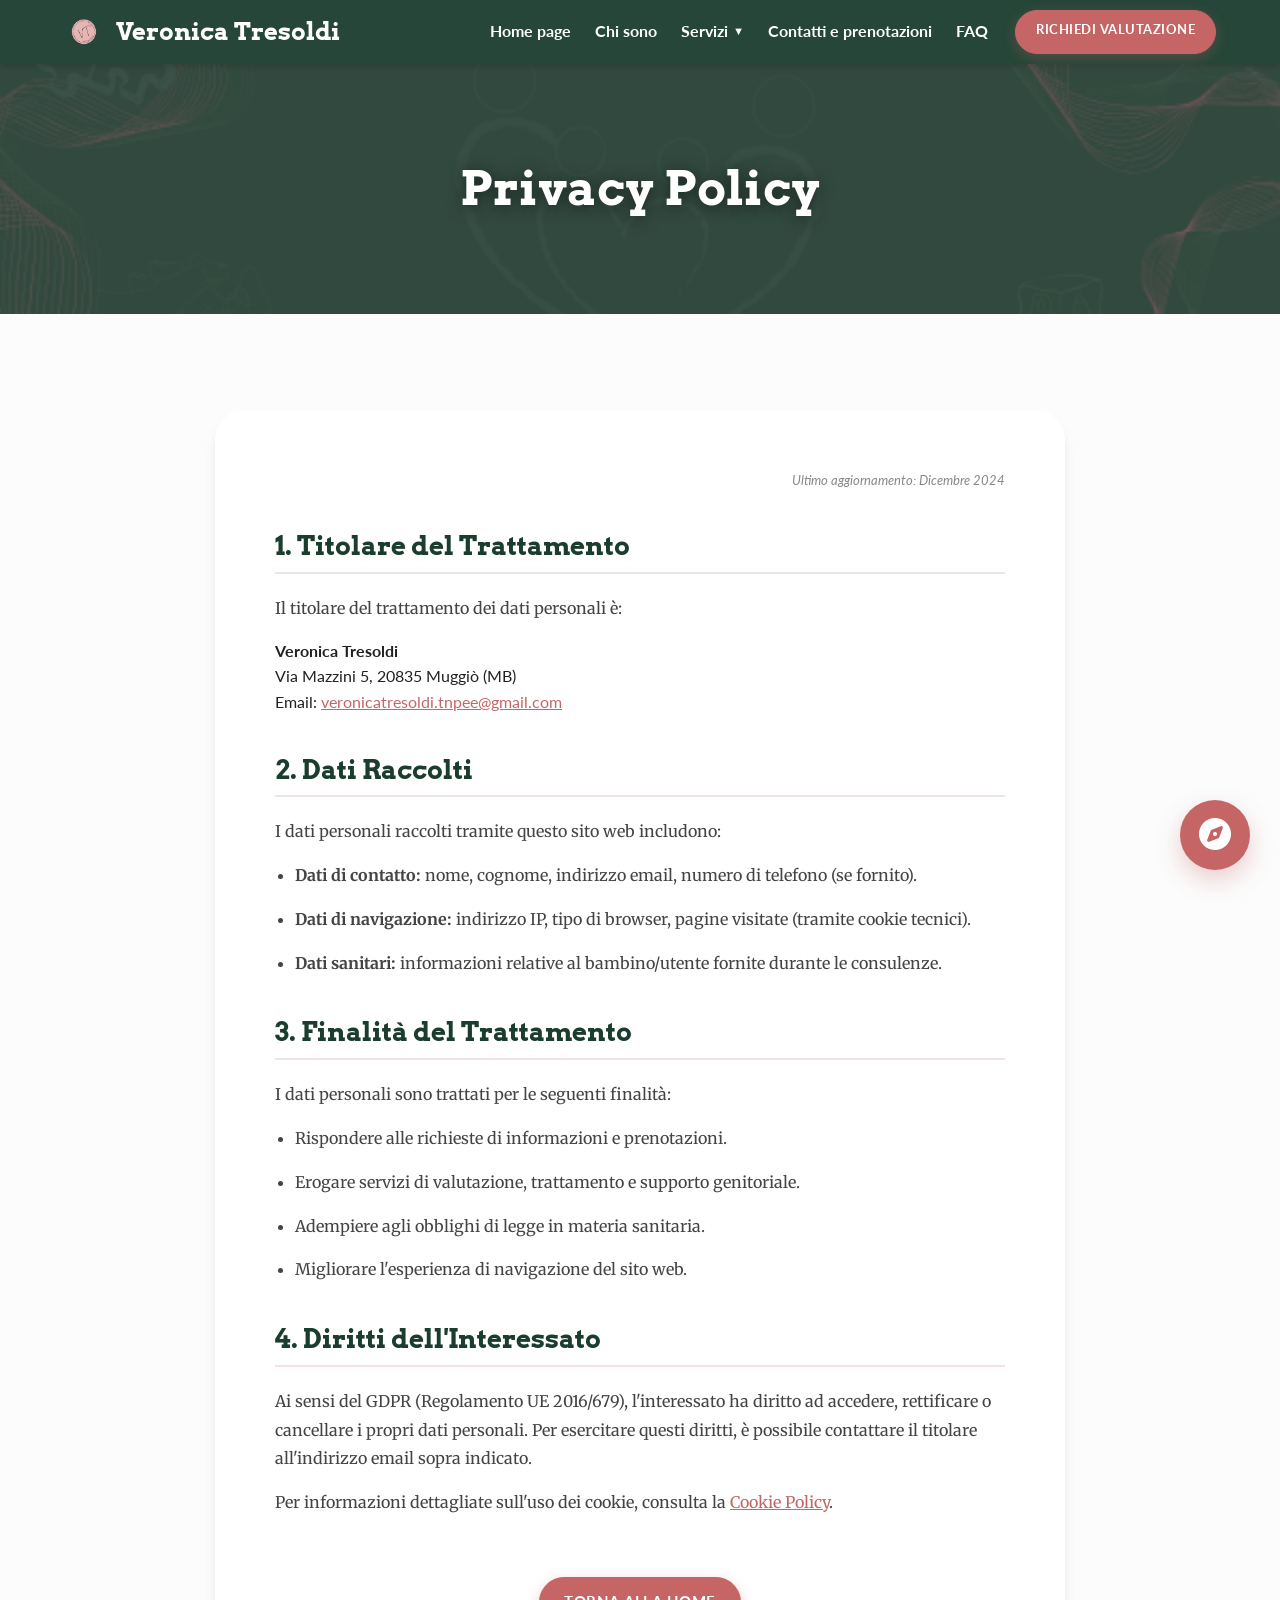
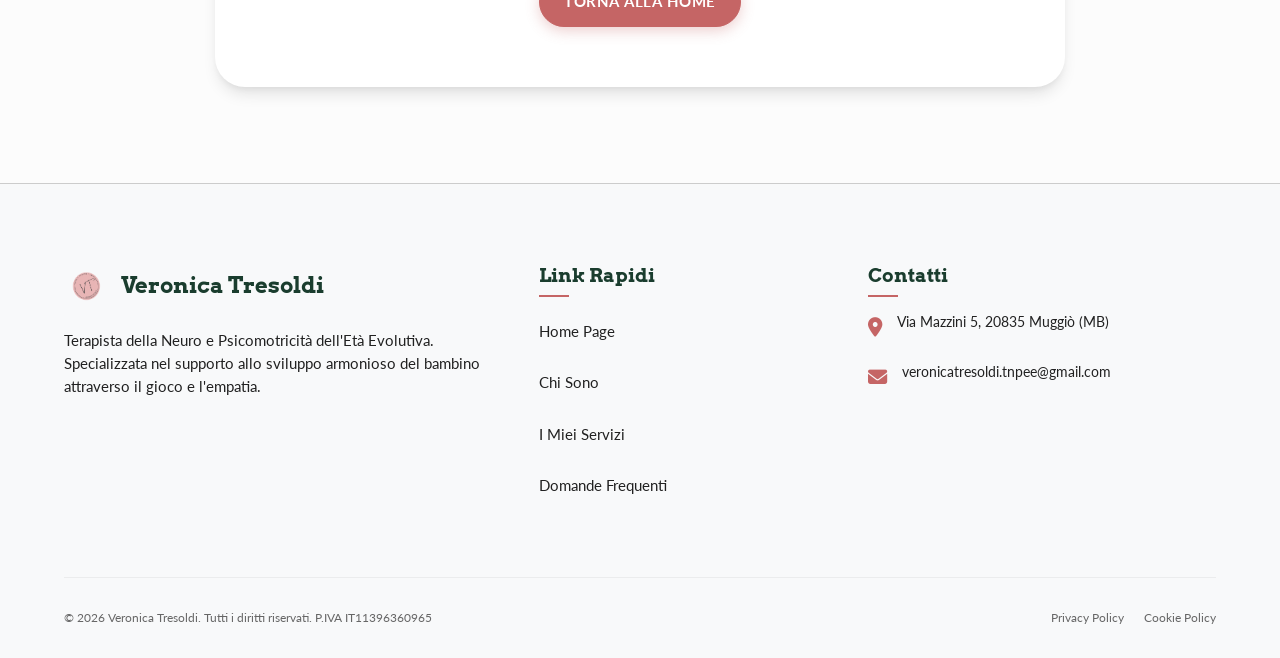
<file: privacy-policy.html>
<!DOCTYPE html>
<html lang="it">

<head>
  <meta charset="UTF-8">
  <meta name="viewport" content="width=device-width, initial-scale=1.0">

  <!-- SEO Meta Tags -->
  <title>Privacy Policy | Veronica Tresoldi - Neuropsicomotricista</title>
  <meta name="description"
    content="Informativa sulla privacy di Veronica Tresoldi - Neuropsicomotricista. Trattamento dei dati personali secondo il GDPR.">
  <meta name="robots" content="noindex, follow">
  <link rel="canonical" href="https://veronicatresoldi.it/privacy-policy">

    <!-- Favicon & PWA -->
  <link rel="manifest" href="manifest.json">
  <link rel="apple-touch-icon" sizes="180x180" href="images/apple-touch-icon.png">
  <link rel="icon" type="image/png" sizes="96x96" href="images/favicon-96x96.png">
  <link rel="icon" type="image/png" sizes="32x32" href="images/favicon-32x32.png">
  <link rel="icon" type="image/png" sizes="16x16" href="images/favicon-16x16.png">
  <link rel="icon" href="favicon.ico" sizes="any">

  <!-- Fonts - Optimized async loading with font-display: swap -->
  <link rel="preconnect" href="https://fonts.googleapis.com">
  <link rel="preconnect" href="https://fonts.gstatic.com" crossorigin>
  <link rel="preload"
    href="https://fonts.googleapis.com/css2?family=Lato:wght@400;700&family=Arvo:wght@400;700&family=Merriweather:ital,wght@0,300;0,400;0,700;1,400&display=swap"
    as="style" onload="this.onload=null;this.rel='stylesheet'">
  <noscript>
    <link rel="stylesheet"
      href="https://fonts.googleapis.com/css2?family=Lato:wght@400;700&family=Arvo:wght@400;700&family=Merriweather:ital,wght@0,300;0,400;0,700;1,400&display=swap">
  </noscript>
  <link rel="stylesheet"
    href="https://fonts.googleapis.com/css2?family=Lato:wght@400;700&family=Arvo:wght@400;700&family=Merriweather:ital,wght@0,300;0,400;0,700;1,400&display=swap"
    media="print" onload="this.media='all'">
  <link rel="stylesheet" href="https://cdnjs.cloudflare.com/ajax/libs/font-awesome/6.5.1/css/all.min.css">
  <link rel="stylesheet" href="styles.css">

  <!-- Preload critical hero image -->
  <link rel="preload" href="images/contatti-faq-header.png" as="image" fetchpriority="high">
  <link rel="preload" href="images/logo.png" as="image">
</head>

<body>
  <!-- Navigation -->
  <nav class="navbar" aria-label="Navigazione principale">
    <div class="container">
      <div class="nav-brand">
        <img src="images/logo.png" alt="Logo Veronica Tresoldi" width="40" height="40" fetchpriority="high"
          loading="eager">
        <a href="./">Veronica Tresoldi</a>
      </div>
      <button class="nav-toggle" aria-label="Apri menu di navigazione" aria-expanded="false">
        <span></span>
        <span></span>
        <span></span>
      </button>
      <ul class="nav-menu">
        <li><a href="./" class="nav-link">Home page</a></li>
        <li><a href="chi-sono" class="nav-link">Chi sono</a></li>
        <li class="dropdown">
          <a href="servizi/" class="nav-link" aria-haspopup="true" aria-expanded="false">Servizi
            <span class="dropdown-arrow" aria-hidden="true">▼</span></a>
          <ul class="dropdown-menu">
            <li><a href="servizi/valutazione">Valutazione neuropsicomotoria</a></li>
            <li><a href="servizi/trattamento">Trattamento neuropsicomotorio</a></li>
            <li><a href="servizi/supporto-genitoriale">Supporto genitoriale</a></li>
          </ul>
        </li>
        <li><a href="contatti-e-prenotazioni" class="nav-link">Contatti e prenotazioni</a></li>
        <li><a href="faq" class="nav-link">FAQ</a></li>
        <li><a href="contatti-e-prenotazioni" class="btn btn-primary nav-cta">Richiedi valutazione</a></li>
      </ul>
    </div>
  </nav>

  <main class="legal-page">
    <!-- Page Hero -->
    <section class="page-hero" style="background-image: url('images/contatti-faq-header.png');"
      aria-labelledby="page-title">
      <div class="page-hero-content reveal">
        <h1 id="page-title" class="page-hero-title">Privacy Policy</h1>
      </div>
    </section>

    <!-- Content -->
    <section class="section reveal">
      <div class="container">
        <div class="legal-content">
          <span class="last-updated">Ultimo aggiornamento: Dicembre 2024</span>

          <h2>1. Titolare del Trattamento</h2>
          <p>Il titolare del trattamento dei dati personali è:</p>
          <address
            style="font-family:'Lato', sans-serif; font-style: normal; margin-bottom: 20px; line-height: 1.6;">
            <strong>Veronica Tresoldi</strong><br>
            Via Mazzini 5, 20835 Muggiò (MB)<br>
            Email: <a href="mailto:veronicatresoldi.tnpee@gmail.com"
              style="color: var(--accent-color);">veronicatresoldi.tnpee@gmail.com</a>
          </address>

          <h2>2. Dati Raccolti</h2>
          <p>I dati personali raccolti tramite questo sito web includono:</p>
          <ul>
            <li><strong>Dati di contatto:</strong> nome, cognome, indirizzo email, numero di telefono (se
              fornito).</li>
            <li><strong>Dati di navigazione:</strong> indirizzo IP, tipo di browser, pagine visitate
              (tramite cookie tecnici).</li>
            <li><strong>Dati sanitari:</strong> informazioni relative al bambino/utente fornite durante le
              consulenze.</li>
          </ul>

          <h2>3. Finalità del Trattamento</h2>
          <p>I dati personali sono trattati per le seguenti finalità:</p>
          <ul>
            <li>Rispondere alle richieste di informazioni e prenotazioni.</li>
            <li>Erogare servizi di valutazione, trattamento e supporto genitoriale.</li>
            <li>Adempiere agli obblighi di legge in materia sanitaria.</li>
            <li>Migliorare l'esperienza di navigazione del sito web.</li>
          </ul>

          <h2>4. Diritti dell'Interessato</h2>
          <p>Ai sensi del GDPR (Regolamento UE 2016/679), l'interessato ha diritto ad accedere, rettificare o
            cancellare i propri dati personali. Per esercitare questi diritti, è possibile contattare il
            titolare all'indirizzo email sopra indicato.</p>

          <p>Per informazioni dettagliate sull'uso dei cookie, consulta la <a href="cookie-policy"
              style="color: var(--accent-color); text-decoration: underline;">Cookie Policy</a>.</p>

          <div class="cta-center" style="margin-top: 60px;">
            <a href="./" class="btn btn-primary">Torna alla home</a>
          </div>
        </div>
      </div>
    </section>
  </main>

  <!-- Footer -->
  <footer class="footer">
    <div class="container">
      <div class="footer-grid">
        <!-- Brand Column -->
        <div class="footer-brand">
          <div class="footer-logo">
            <img src="images/logo.png" alt="Logo Veronica Tresoldi" width="45" height="45">
            <span>Veronica Tresoldi</span>
          </div>
          <p>Terapista della Neuro e Psicomotricità dell'Età Evolutiva. Specializzata nel supporto allo
            sviluppo armonioso del bambino attraverso il gioco e l'empatia.</p>
        </div>

        <!-- Links Column -->
        <div class="footer-column">
          <h4>Link Rapidi</h4>
          <ul class="footer-links">
            <li><a href="./">Home Page</a></li>
            <li><a href="chi-sono">Chi Sono</a></li>
            <li><a href="servizi/">I Miei Servizi</a></li>
            <li><a href="faq">Domande Frequenti</a></li>
          </ul>
        </div>

        <!-- Contact Column -->
        <div class="footer-column">
          <h4>Contatti</h4>
          <div class="footer-contact-item">
            <span class="icon"><i class="fa-solid fa-location-dot"></i></span>
            <p>Via Mazzini 5, 20835 Muggiò (MB)</p>
          </div>
          <div class="footer-contact-item">
            <span class="icon"><i class="fa-solid fa-envelope"></i></span>
            <p><a href="mailto:veronicatresoldi.tnpee@gmail.com">veronicatresoldi.tnpee@gmail.com</a></p>
          </div>
        </div>
      </div>

      <div class="footer-bottom">
        <p>&copy; 2026 Veronica Tresoldi. Tutti i diritti riservati. P.IVA IT11396360965</p>
        <div class="footer-legal">
          <a href="privacy-policy">Privacy Policy</a>
          <a href="cookie-policy">Cookie Policy</a>
        </div>
      </div>
    </div>
  </footer>

  <script src="script.js"></script>
</body>

</html>
</file>
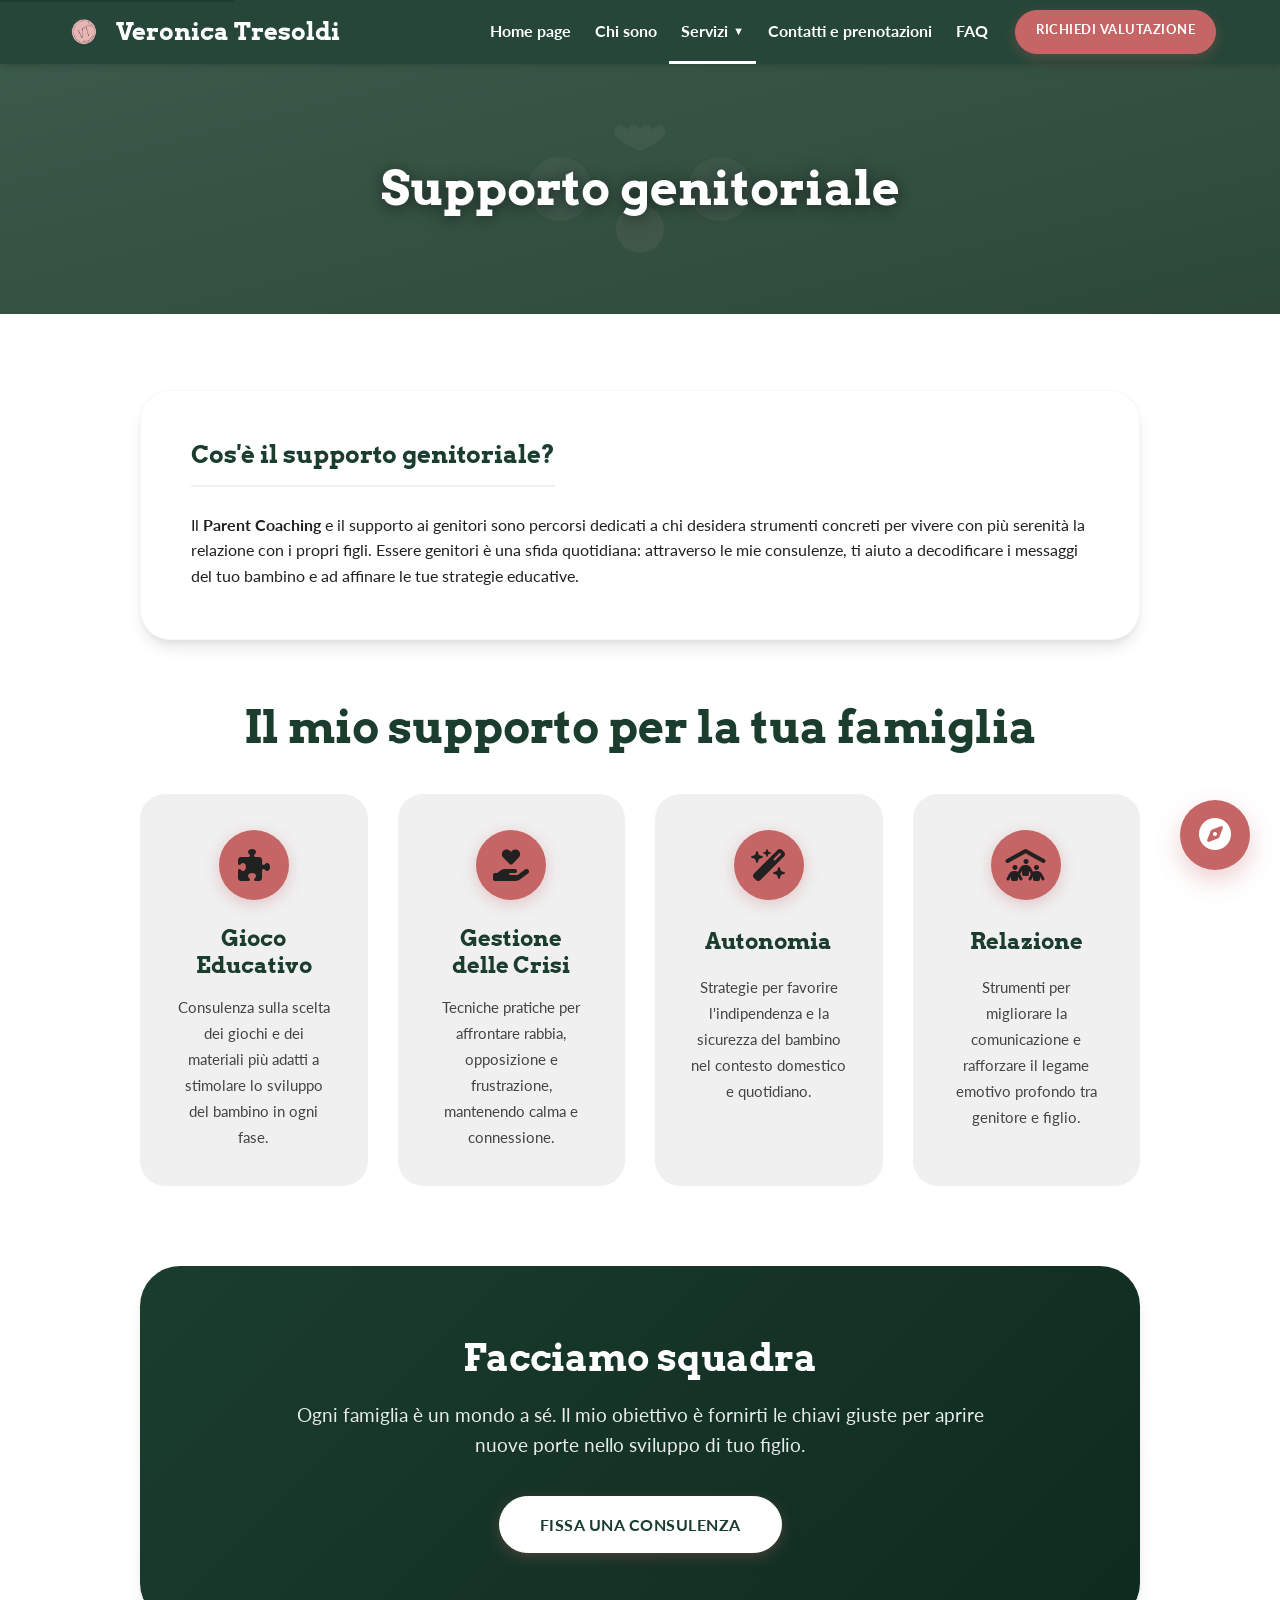
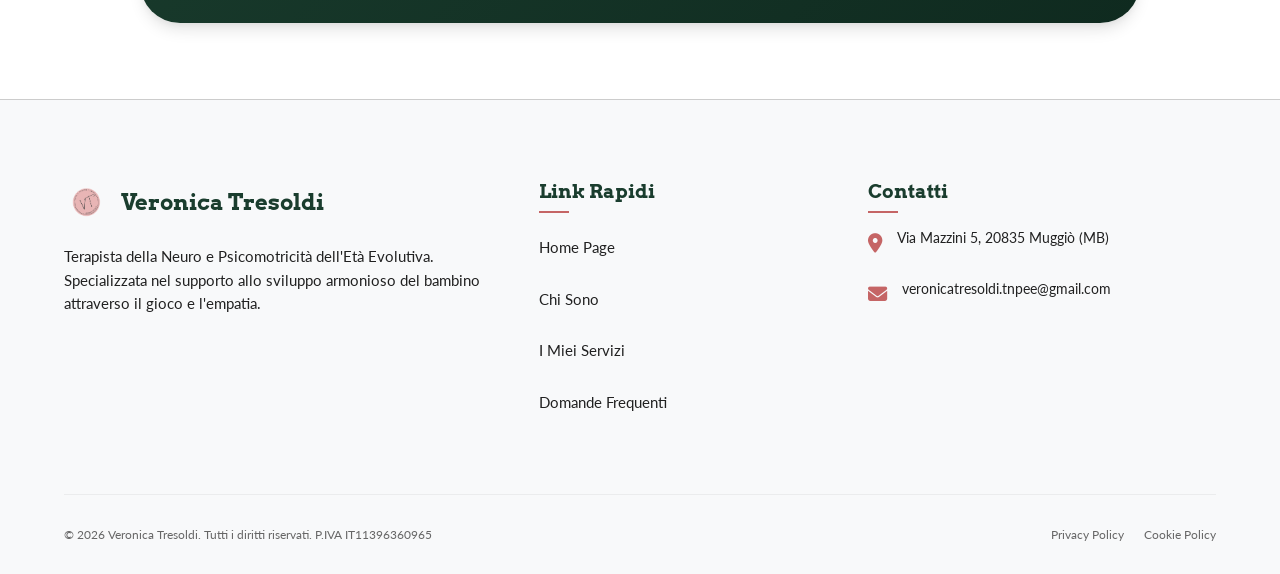
<file: servizi/supporto-genitoriale.html>
<!DOCTYPE html>
<html lang="it">

<head>
  <meta charset="UTF-8">
  <meta name="viewport" content="width=device-width, initial-scale=1.0">

  <!-- SEO Meta Tags -->
  <title>Supporto Genitoriale e Parent Coaching | Monza Brianza - Veronica Tresoldi</title>
  <meta name="description"
    content="Supporto genitoriale e Parent Coaching a Monza e Brianza. Strategie educative, gestione crisi comportamentali, giochi educativi per bambini. Consulenze personalizzate per genitori.">
  <meta name="keywords"
    content="supporto genitoriale, parent coaching, consulenza genitori, giochi educativi, crisi comportamentali bambini, relazione genitore figlio, educazione bambini, Monza, Brianza">
  <meta name="author" content="Veronica Tresoldi">
  <meta name="robots" content="index, follow">
  <link rel="canonical" href="https://veronicatresoldi.it/servizi/supporto-genitoriale">

  <!-- Open Graph -->
  <meta property="og:type" content="website">
  <meta property="og:url" content="https://veronicatresoldi.it/servizi/supporto-genitoriale">
  <meta property="og:title" content="Supporto Genitoriale e Parent Coaching | Veronica Tresoldi">
  <meta property="og:description"
    content="Consulenze pratiche per affrontare le sfide educative quotidiane e rafforzare la relazione genitore-figlio.">
  <meta property="og:locale" content="it_IT">

    <!-- Favicon & PWA -->
  <link rel="manifest" href="../manifest.json">
  <link rel="apple-touch-icon" sizes="180x180" href="../images/apple-touch-icon.png">
  <link rel="icon" type="image/png" sizes="96x96" href="../images/favicon-96x96.png">
  <link rel="icon" type="image/png" sizes="32x32" href="../images/favicon-32x32.png">
  <link rel="icon" type="image/png" sizes="16x16" href="../images/favicon-16x16.png">
  <link rel="icon" href="../favicon.ico" sizes="any">

  <!-- Fonts - Optimized async loading with font-display: swap -->
  <link rel="preconnect" href="https://fonts.googleapis.com">
  <link rel="preconnect" href="https://fonts.gstatic.com" crossorigin>
  <link rel="preload"
    href="https://fonts.googleapis.com/css2?family=Lato:wght@400;700&family=Arvo:wght@400;700&family=Merriweather:ital,wght@0,300;0,400;0,700;1,400&display=swap"
    as="style" onload="this.onload=null;this.rel='stylesheet'">
  <noscript>
    <link rel="stylesheet"
      href="https://fonts.googleapis.com/css2?family=Lato:wght@400;700&family=Arvo:wght@400;700&family=Merriweather:ital,wght@0,300;0,400;0,700;1,400&display=swap">
  </noscript>
  <link rel="stylesheet"
    href="https://fonts.googleapis.com/css2?family=Lato:wght@400;700&family=Arvo:wght@400;700&family=Merriweather:ital,wght@0,300;0,400;0,700;1,400&display=swap"
    media="print" onload="this.media='all'">
  <link rel="stylesheet" href="https://cdnjs.cloudflare.com/ajax/libs/font-awesome/6.5.1/css/all.min.css">
  <link rel="stylesheet" href="../styles.css">

  <!-- Preload critical hero image -->
  <!-- Preload critical hero image -->
  <link rel="preload" href="../images/supporto-hero.svg" as="image" fetchpriority="high">
  <link rel="preload" href="../images/logo.png" as="image">

  <!-- Schema.org -->
  <script type="application/ld+json">
  {
    "@context":"https://schema.org",
    "@type":"Service",
    "name":"Supporto Genitoriale - Parent Coaching",
    "description":"Servizio di consulenza per genitori con strategie concrete ed efficaci per affrontare le sfide quotidiane della crescita del bambino.",
    "provider": {
      "@type":"Person",
      "name":"Veronica Tresoldi",
      "jobTitle":"Terapista della Neuro e Psicomotricità dell'Età Evolutiva e Parent Coach"
    },
    "serviceType":"Parent Coaching",
    "areaServed": {
      "@type":"AdministrativeArea",
      "name":"Monza e Brianza"
    },
    "audience": {
      "@type":"PeopleAudience",
      "audienceType":"Genitori"
    }
  }
  </script>
  <script type="application/ld+json">
  {
    "@context":"https://schema.org",
    "@type":"BreadcrumbList",
    "itemListElement": [
      {"@type":"ListItem","position": 1,"name":"Home","item":"https://veronicatresoldi.it"},
      {"@type":"ListItem","position": 2,"name":"Servizi","item":"https://veronicatresoldi.it/servizi"},
      {"@type":"ListItem","position": 3,"name":"Supporto genitoriale","item":"https://veronicatresoldi.it/servizi/supporto-genitoriale"}
    ]
  }
  </script>
</head>

<body>
  <!-- Skip to main content link for accessibility -->
  <a href="#main-content" class="skip-link">Salta al contenuto principale</a>

  <!-- Navigation -->
  <nav class="navbar" aria-label="Navigazione principale">
    <div class="container">
      <div class="nav-brand">
        <img src="../images/logo.png" alt="Logo Veronica Tresoldi" width="40" height="40" fetchpriority="high"
          loading="eager">
        <a href=".././">Veronica Tresoldi</a>
      </div>
      <button class="nav-toggle" aria-label="Apri menu di navigazione" aria-expanded="false">
        <span></span>
        <span></span>
        <span></span>
      </button>
      <ul class="nav-menu">
        <li><a href=".././" class="nav-link">Home page</a></li>
        <li><a href="../chi-sono" class="nav-link">Chi sono</a></li>
        <li class="dropdown">
          <a href="./" class="nav-link active" aria-haspopup="true" aria-expanded="false">Servizi
            <span class="dropdown-arrow" aria-hidden="true">▼</span></a>
          <ul class="dropdown-menu">
            <li><a href="valutazione">Valutazione neuropsicomotoria</a></li>
            <li><a href="trattamento">Trattamento neuropsicomotorio</a></li>
            <li><a href="supporto-genitoriale" class="active" aria-current="page">Supporto
                genitoriale</a></li>
          </ul>
        </li>
        <li><a href="../contatti-e-prenotazioni" class="nav-link">Contatti e prenotazioni</a></li>
        <li><a href="../faq" class="nav-link">FAQ</a></li>
        <li><a href="../contatti-e-prenotazioni" class="btn btn-primary nav-cta">Richiedi valutazione</a>
        </li>
      </ul>
    </div>
  </nav>

  <main id="main-content" tabindex="-1">
    <!-- Page Hero -->
    <section class="page-hero" style="background-image: url('../images/supporto-hero.svg');"
      aria-labelledby="page-title">
      <div class="page-hero-content reveal">
        <h1 id="page-title" class="page-hero-title">Supporto genitoriale</h1>
      </div>
    </section>

    <!-- Content -->
    <section class="section reveal">
      <div class="container">
        <div class="service-detail-container">
          <!-- Intro Card -->
          <div class="service-intro-card">
            <h2>Cos'è il supporto genitoriale?</h2>
            <p>Il <strong>Parent Coaching</strong> e il supporto ai genitori sono percorsi dedicati a chi
              desidera
              strumenti concreti per vivere con più serenità la relazione con i propri figli. Essere
              genitori è una sfida quotidiana: attraverso le mie consulenze, ti aiuto a decodificare i
              messaggi del tuo bambino e ad affinare le tue strategie educative.</p>
          </div>

          <!-- Benefits Grid -->
          <h2 class="section-title" style="border: none; padding: 0; margin-bottom: 40px;">Il mio supporto per
            la tua famiglia</h2>
          <div class="features-grid">
            <div class="feature-item">
              <span class="feature-icon">
                <i class="fa-solid fa-puzzle-piece" aria-hidden="true"></i>
              </span>
              <h3>Gioco Educativo</h3>
              <p>Consulenza sulla scelta dei giochi e dei materiali più adatti a stimolare lo sviluppo del
                bambino in ogni fase.</p>
            </div>
            <div class="feature-item">
              <span class="feature-icon">
                <i class="fa-solid fa-hand-holding-heart" aria-hidden="true"></i>
              </span>
              <h3>Gestione delle Crisi</h3>
              <p>Tecniche pratiche per affrontare rabbia, opposizione e frustrazione, mantenendo calma e
                connessione.</p>
            </div>
            <div class="feature-item">
              <span class="feature-icon">
                <i class="fa-solid fa-wand-magic-sparkles" aria-hidden="true"></i>
              </span>
              <h3>Autonomia</h3>
              <p>Strategie per favorire l'indipendenza e la sicurezza del bambino nel contesto domestico e
                quotidiano.</p>
            </div>
            <div class="feature-item">
              <span class="feature-icon">
                <i class="fa-solid fa-people-roof" aria-hidden="true"></i>
              </span>
              <h3>Relazione</h3>
              <p>Strumenti per migliorare la comunicazione e rafforzare il legame emotivo profondo tra
                genitore e figlio.</p>
            </div>
          </div>

          <!-- CTA Box -->
          <div class="service-cta-box">
            <h2>Facciamo squadra</h2>
            <p>Ogni famiglia è un mondo a sé. Il mio obiettivo è fornirti le chiavi giuste per aprire nuove
              porte nello sviluppo di tuo figlio.</p>
            <a href="../contatti-e-prenotazioni" class="btn btn-primary">Fissa una consulenza</a>
          </div>
        </div>
      </div>
    </section>
  </main>

  <!-- Footer -->
  <footer class="footer">
    <div class="container">
      <div class="footer-grid">
        <!-- Brand Column -->
        <div class="footer-brand">
          <div class="footer-logo">
            <img src="../images/logo.png" alt="Logo Veronica Tresoldi" width="45" height="45">
            <span>Veronica Tresoldi</span>
          </div>
          <p>Terapista della Neuro e Psicomotricità dell'Età Evolutiva. Specializzata nel supporto allo
            sviluppo armonioso del bambino attraverso il gioco e l'empatia.</p>
        </div>

        <!-- Links Column -->
        <div class="footer-column">
          <h4>Link Rapidi</h4>
          <ul class="footer-links">
            <li><a href=".././">Home Page</a></li>
            <li><a href="../chi-sono">Chi Sono</a></li>
            <li><a href="./">I Miei Servizi</a></li>
            <li><a href="../faq">Domande Frequenti</a></li>
          </ul>
        </div>

        <!-- Contact Column -->
        <div class="footer-column">
          <h4>Contatti</h4>
          <div class="footer-contact-item">
            <span class="icon"><i class="fa-solid fa-location-dot"></i></span>
            <p>Via Mazzini 5, 20835 Muggiò (MB)</p>
          </div>
          <div class="footer-contact-item">
            <span class="icon"><i class="fa-solid fa-envelope"></i></span>
            <p><a href="mailto:veronicatresoldi.tnpee@gmail.com">veronicatresoldi.tnpee@gmail.com</a></p>
          </div>
        </div>
      </div>

      <div class="footer-bottom">
        <p>&copy; 2026 Veronica Tresoldi. Tutti i diritti riservati. P.IVA IT11396360965</p>
        <div class="footer-legal">
          <a href="../privacy-policy">Privacy Policy</a>
          <a href="../cookie-policy">Cookie Policy</a>
        </div>
      </div>
    </div>
  </footer>


  <script src="../script.js"></script>
</body>

</html>
</file>
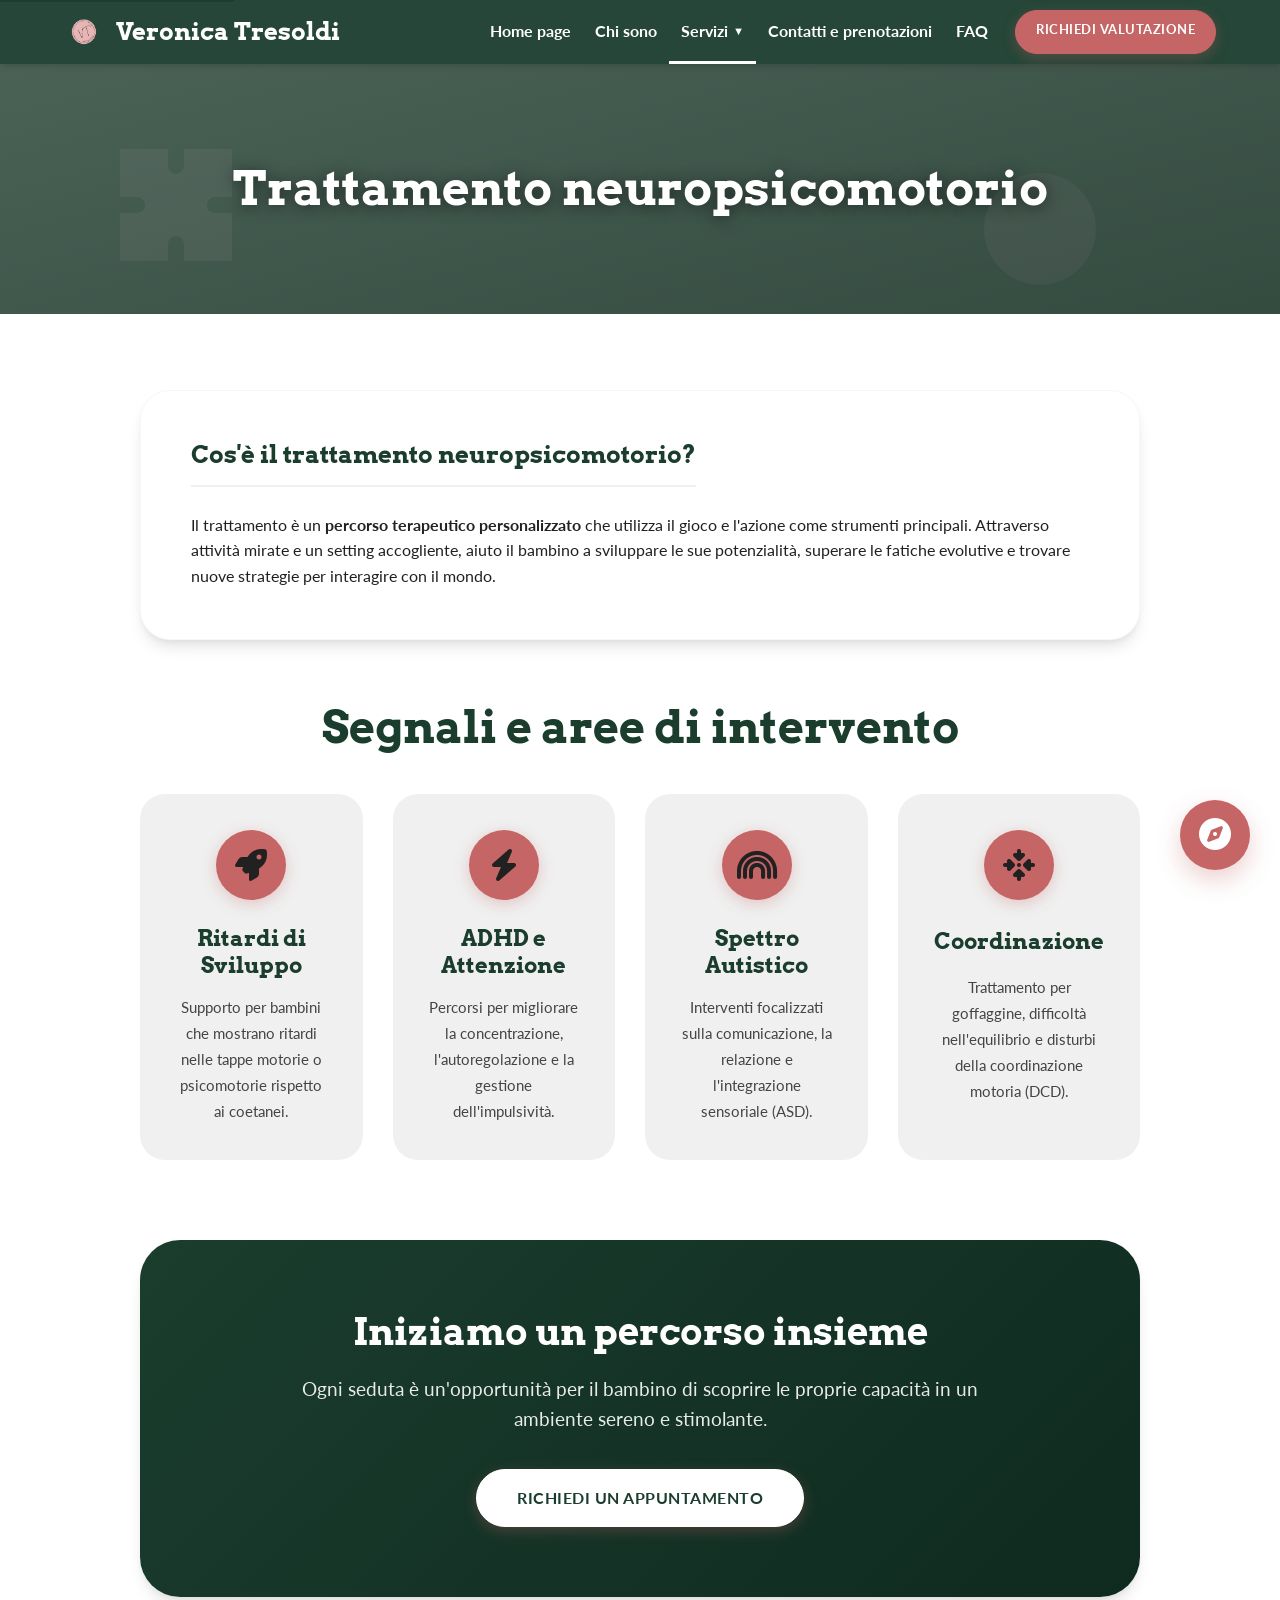
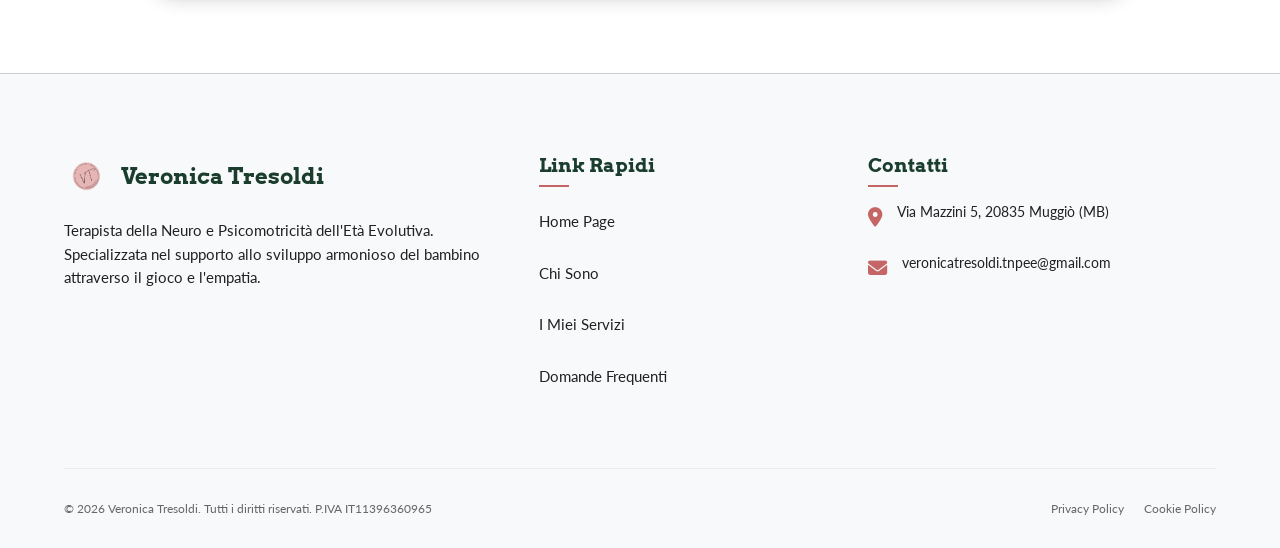
<file: servizi/trattamento.html>
<!DOCTYPE html>
<html lang="it">

<head>
  <meta charset="UTF-8">
  <meta name="viewport" content="width=device-width, initial-scale=1.0">

  <!-- SEO Meta Tags -->
  <title>Trattamento Neuropsicomotorio Bambini | ADHD, Autismo | Monza Brianza</title>
  <meta name="description"
    content="Trattamento neuropsicomotorio per bambini a Monza e Brianza. Terapia per ritardi psicomotori, ADHD, autismo, disturbi del comportamento. Percorsi personalizzati attraverso il gioco.">
  <meta name="keywords"
    content="trattamento neuropsicomotorio, terapia bambini, ADHD, autismo, ASD, ritardo psicomotorio, disturbi comportamento, grafomotricità, coordinazione motoria, DCD, Monza, Brianza">
  <meta name="author" content="Veronica Tresoldi">
  <meta name="robots" content="index, follow">
  <link rel="canonical" href="https://veronicatresoldi.it/servizi/trattamento">

  <!-- Open Graph -->
  <meta property="og:type" content="website">
  <meta property="og:url" content="https://veronicatresoldi.it/servizi/trattamento">
  <meta property="og:title" content="Trattamento Neuropsicomotorio Bambini | Veronica Tresoldi">
  <meta property="og:description"
    content="Percorsi di trattamento personalizzati per sviluppare abilità motorie, cognitive e linguistiche del bambino attraverso il gioco.">
  <meta property="og:locale" content="it_IT">

    <!-- Favicon & PWA -->
  <link rel="manifest" href="../manifest.json">
  <link rel="apple-touch-icon" sizes="180x180" href="../images/apple-touch-icon.png">
  <link rel="icon" type="image/png" sizes="96x96" href="../images/favicon-96x96.png">
  <link rel="icon" type="image/png" sizes="32x32" href="../images/favicon-32x32.png">
  <link rel="icon" type="image/png" sizes="16x16" href="../images/favicon-16x16.png">
  <link rel="icon" href="../favicon.ico" sizes="any">

  <!-- Fonts - Optimized async loading with font-display: swap -->
  <link rel="preconnect" href="https://fonts.googleapis.com">
  <link rel="preconnect" href="https://fonts.gstatic.com" crossorigin>
  <link rel="preload"
    href="https://fonts.googleapis.com/css2?family=Lato:wght@400;700&family=Arvo:wght@400;700&family=Merriweather:ital,wght@0,300;0,400;0,700;1,400&display=swap"
    as="style" onload="this.onload=null;this.rel='stylesheet'">
  <noscript>
    <link rel="stylesheet"
      href="https://fonts.googleapis.com/css2?family=Lato:wght@400;700&family=Arvo:wght@400;700&family=Merriweather:ital,wght@0,300;0,400;0,700;1,400&display=swap">
  </noscript>
  <link rel="stylesheet"
    href="https://fonts.googleapis.com/css2?family=Lato:wght@400;700&family=Arvo:wght@400;700&family=Merriweather:ital,wght@0,300;0,400;0,700;1,400&display=swap"
    media="print" onload="this.media='all'">
  <link rel="stylesheet" href="https://cdnjs.cloudflare.com/ajax/libs/font-awesome/6.5.1/css/all.min.css">
  <link rel="stylesheet" href="../styles.css">

  <!-- Preload critical hero image -->
  <link rel="preload" href="../images/trattamento-hero.svg" as="image" fetchpriority="high">
  <link rel="preload" href="../images/logo.png" as="image">

  <!-- Schema.org -->
  <script type="application/ld+json">
  {
    "@context":"https://schema.org",
    "@type":"Service",
    "name":"Trattamento Neuropsicomotorio",
    "description":"Percorso di trattamento personalizzato per sviluppare abilità motorie, cognitive, linguistiche ed emotive del bambino attraverso il gioco e attività funzionali.",
    "provider": {
      "@type":"Person",
      "name":"Veronica Tresoldi",
      "jobTitle":"Terapista della Neuro e Psicomotricità dell'Età Evolutiva"
    },
    "serviceType":"Terapia neuropsicomotoria",
    "areaServed": {
      "@type":"AdministrativeArea",
      "name":"Monza e Brianza"
    },
    "audience": {
      "@type":"PeopleAudience",
      "audienceType":"Bambini con disturbi dello sviluppo, ADHD, autismo"
    }
  }
  </script>
  <script type="application/ld+json">
  {
    "@context":"https://schema.org",
    "@type":"BreadcrumbList",
    "itemListElement": [
      {"@type":"ListItem","position": 1,"name":"Home","item":"https://veronicatresoldi.it"},
      {"@type":"ListItem","position": 2,"name":"Servizi","item":"https://veronicatresoldi.it/servizi"},
      {"@type":"ListItem","position": 3,"name":"Trattamento","item":"https://veronicatresoldi.it/servizi/trattamento"}
    ]
  }
  </script>
</head>

<body>
  <!-- Skip to main content link for accessibility -->
  <a href="#main-content" class="skip-link">Salta al contenuto principale</a>

  <!-- Navigation -->
  <nav class="navbar" aria-label="Navigazione principale">
    <div class="container">
      <div class="nav-brand">
        <img src="../images/logo.png" alt="Logo Veronica Tresoldi" width="40" height="40" fetchpriority="high"
          loading="eager">
        <a href=".././">Veronica Tresoldi</a>
      </div>
      <button class="nav-toggle" aria-label="Apri menu di navigazione" aria-expanded="false">
        <span></span>
        <span></span>
        <span></span>
      </button>
      <ul class="nav-menu">
        <li><a href=".././" class="nav-link">Home page</a></li>
        <li><a href="../chi-sono" class="nav-link">Chi sono</a></li>
        <li class="dropdown">
          <a href="./" class="nav-link active" aria-haspopup="true" aria-expanded="false">Servizi
            <span class="dropdown-arrow" aria-hidden="true">▼</span></a>
          <ul class="dropdown-menu">
            <li><a href="valutazione">Valutazione neuropsicomotoria</a></li>
            <li><a href="trattamento" class="active" aria-current="page">Trattamento
                neuropsicomotorio</a></li>
            <li><a href="supporto-genitoriale">Supporto genitoriale</a></li>
          </ul>
        </li>
        <li><a href="../contatti-e-prenotazioni" class="nav-link">Contatti e prenotazioni</a></li>
        <li><a href="../faq" class="nav-link">FAQ</a></li>
        <li><a href="../contatti-e-prenotazioni" class="btn btn-primary nav-cta">Richiedi valutazione</a>
        </li>
      </ul>
    </div>
  </nav>

  <main id="main-content" tabindex="-1">
    <!-- Page Hero -->
    <section class="page-hero" style="background-image: url('../images/trattamento-hero.svg');"
      aria-labelledby="page-title">
      <div class="page-hero-content reveal">
        <h1 id="page-title" class="page-hero-title">Trattamento neuropsicomotorio</h1>
      </div>
    </section>

    <!-- Content -->
    <section class="section reveal">
      <div class="container">
        <div class="service-detail-container">
          <!-- Intro Card -->
          <div class="service-intro-card">
            <h2>Cos'è il trattamento neuropsicomotorio?</h2>
            <p>Il trattamento è un <strong>percorso terapeutico personalizzato</strong> che utilizza il
              gioco e l'azione
              come strumenti principali. Attraverso attività mirate e un setting accogliente, aiuto il
              bambino a sviluppare le sue potenzialità, superare le fatiche evolutive e trovare nuove
              strategie per interagire con il mondo.</p>
          </div>

          <!-- Indications Grid -->
          <h2 class="section-title" style="border: none; padding: 0; margin-bottom: 40px;">Segnali e aree di
            intervento</h2>
          <div class="features-grid">
            <div class="feature-item">
              <span class="feature-icon">
                <i class="fa-solid fa-rocket" aria-hidden="true"></i>
              </span>
              <h3>Ritardi di Sviluppo</h3>
              <p>Supporto per bambini che mostrano ritardi nelle tappe motorie o psicomotorie rispetto ai
                coetanei.</p>
            </div>
            <div class="feature-item">
              <span class="feature-icon">
                <i class="fa-solid fa-bolt" aria-hidden="true"></i>
              </span>
              <h3>ADHD e Attenzione</h3>
              <p>Percorsi per migliorare la concentrazione, l'autoregolazione e la gestione
                dell'impulsività.</p>
            </div>
            <div class="feature-item">
              <span class="feature-icon">
                <i class="fa-solid fa-rainbow" aria-hidden="true"></i>
              </span>
              <h3>Spettro Autistico</h3>
              <p>Interventi focalizzati sulla comunicazione, la relazione e l'integrazione sensoriale
                (ASD).</p>
            </div>
            <div class="feature-item">
              <span class="feature-icon">
                <i class="fa-solid fa-arrows-to-dot" aria-hidden="true"></i>
              </span>
              <h3>Coordinazione</h3>
              <p>Trattamento per goffaggine, difficoltà nell'equilibrio e disturbi della coordinazione
                motoria (DCD).</p>
            </div>
          </div>

          <!-- CTA Box -->
          <div class="service-cta-box">
            <h2>Iniziamo un percorso insieme</h2>
            <p>Ogni seduta è un'opportunità per il bambino di scoprire le proprie capacità in un ambiente
              sereno e stimolante.</p>
            <a href="../contatti-e-prenotazioni" class="btn btn-primary">Richiedi un appuntamento</a>
          </div>
        </div>
      </div>
    </section>
  </main>

  <!-- Footer -->
  <footer class="footer">
    <div class="container">
      <div class="footer-grid">
        <!-- Brand Column -->
        <div class="footer-brand">
          <div class="footer-logo">
            <img src="../images/logo.png" alt="Logo Veronica Tresoldi" width="45" height="45">
            <span>Veronica Tresoldi</span>
          </div>
          <p>Terapista della Neuro e Psicomotricità dell'Età Evolutiva. Specializzata nel supporto allo
            sviluppo armonioso del bambino attraverso il gioco e l'empatia.</p>
        </div>

        <!-- Links Column -->
        <div class="footer-column">
          <h4>Link Rapidi</h4>
          <ul class="footer-links">
            <li><a href=".././">Home Page</a></li>
            <li><a href="../chi-sono">Chi Sono</a></li>
            <li><a href="./">I Miei Servizi</a></li>
            <li><a href="../faq">Domande Frequenti</a></li>
          </ul>
        </div>

        <!-- Contact Column -->
        <div class="footer-column">
          <h4>Contatti</h4>
          <div class="footer-contact-item">
            <span class="icon"><i class="fa-solid fa-location-dot"></i></span>
            <p>Via Mazzini 5, 20835 Muggiò (MB)</p>
          </div>
          <div class="footer-contact-item">
            <span class="icon"><i class="fa-solid fa-envelope"></i></span>
            <p><a href="mailto:veronicatresoldi.tnpee@gmail.com">veronicatresoldi.tnpee@gmail.com</a></p>
          </div>
        </div>
      </div>

      <div class="footer-bottom">
        <p>&copy; 2026 Veronica Tresoldi. Tutti i diritti riservati. P.IVA IT11396360965</p>
        <div class="footer-legal">
          <a href="../privacy-policy">Privacy Policy</a>
          <a href="../cookie-policy">Cookie Policy</a>
        </div>
      </div>
    </div>
  </footer>


  <script src="../script.js"></script>
</body>

</html>
</file>
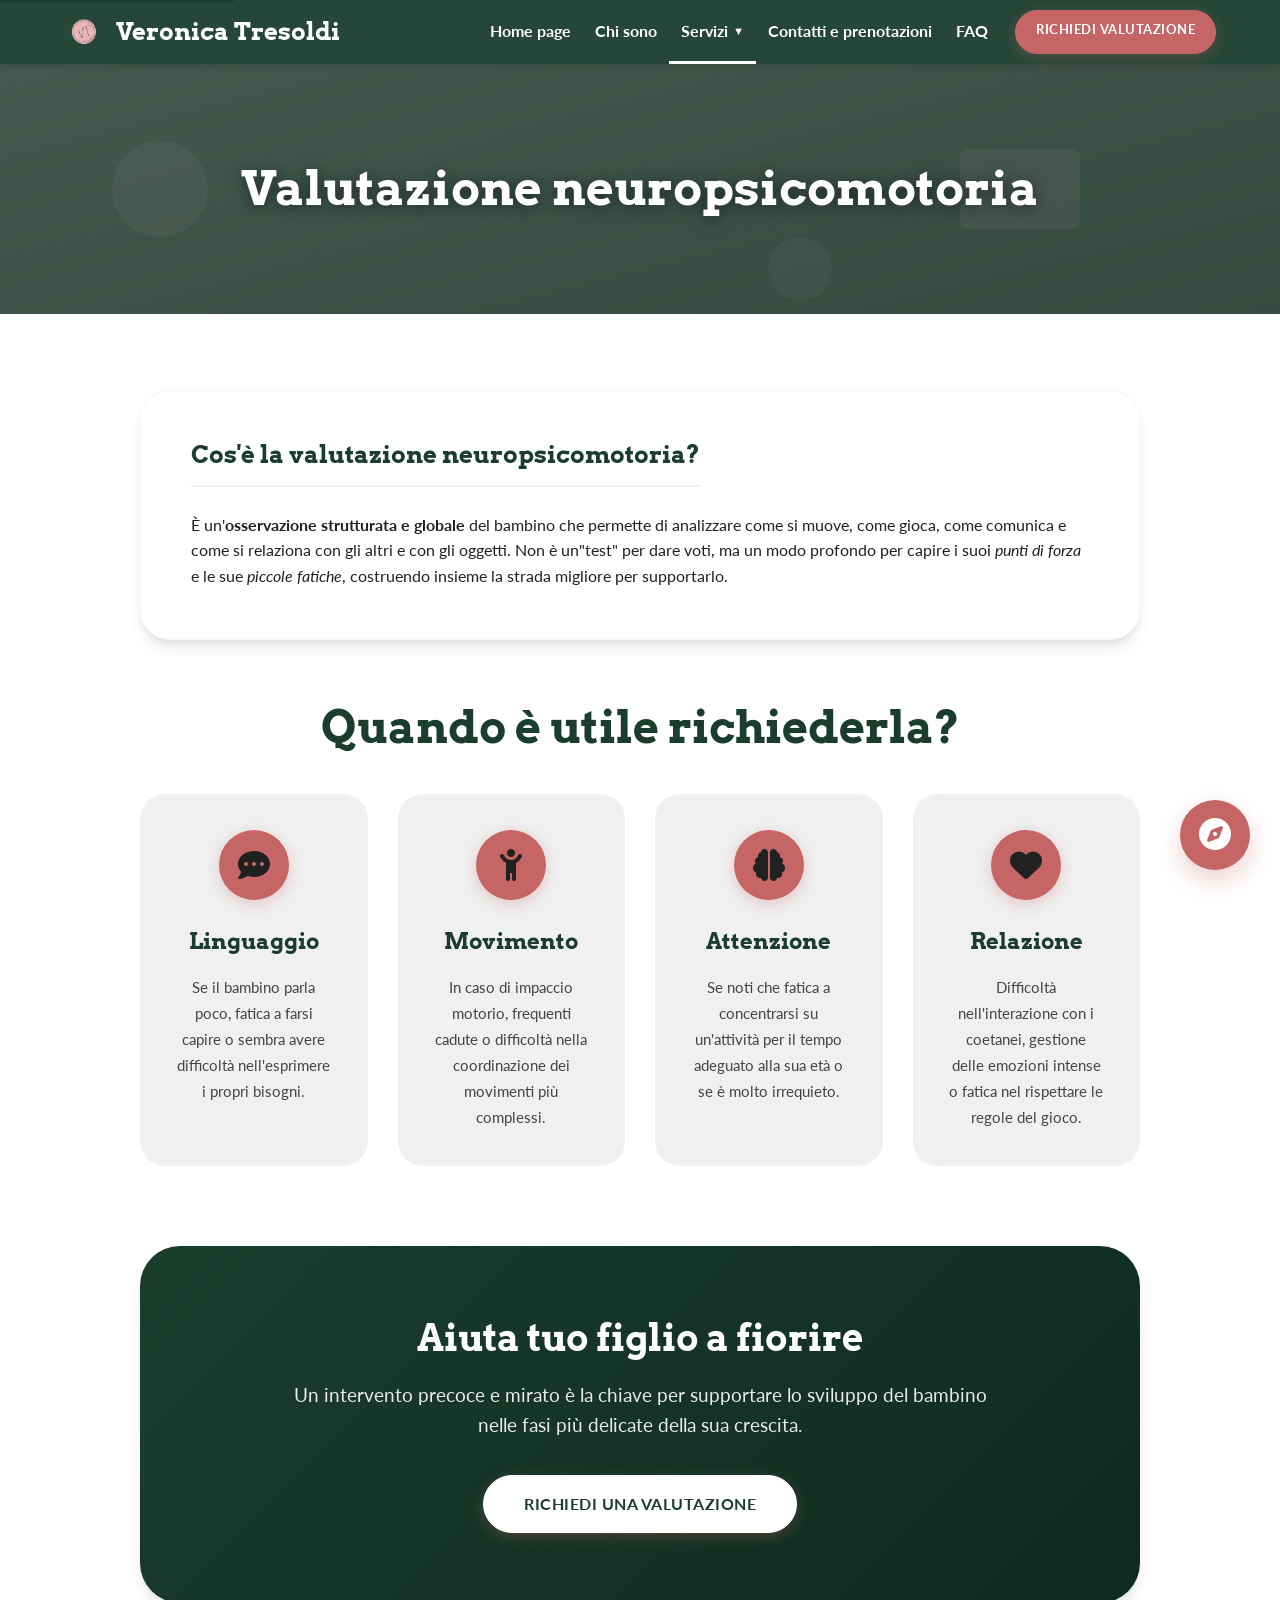
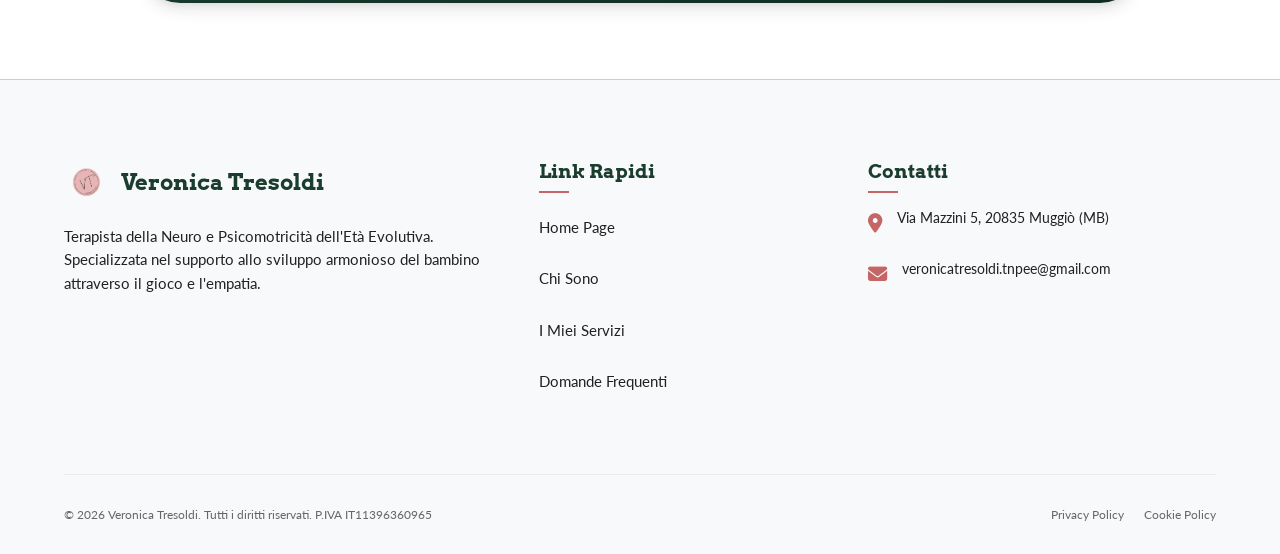
<file: servizi/valutazione.html>
<!DOCTYPE html>
<html lang="it">

<head>
  <meta charset="UTF-8">
  <meta name="viewport" content="width=device-width, initial-scale=1.0">

  <!-- SEO Meta Tags -->
  <title>Valutazione Neuropsicomotoria Bambini | Monza Brianza - Veronica Tresoldi</title>
  <meta name="description"
    content="Valutazione neuropsicomotoria per bambini a Monza e Brianza. Osservazione strutturata per individuare difficoltà motorie, linguistiche, cognitive e relazionali. Prenota ora.">
  <meta name="keywords"
    content="valutazione neuropsicomotoria, valutazione bambini, sviluppo motorio, sviluppo linguaggio, ADHD bambini, difficoltà coordinazione, Monza, Brianza, neuropsicomotricista">
  <meta name="author" content="Veronica Tresoldi">
  <meta name="robots" content="index, follow">
  <link rel="canonical" href="https://veronicatresoldi.it/servizi/valutazione">

  <!-- Open Graph -->
  <meta property="og:type" content="website">
  <meta property="og:url" content="https://veronicatresoldi.it/servizi/valutazione">
  <meta property="og:title" content="Valutazione Neuropsicomotoria Bambini | Veronica Tresoldi">
  <meta property="og:description"
    content="Osservazione strutturata del bambino per individuare punti di forza e difficoltà nello sviluppo. Prenota una valutazione a Monza e Brianza.">
  <meta property="og:locale" content="it_IT">

    <!-- Favicon & PWA -->
  <link rel="manifest" href="../manifest.json">
  <link rel="apple-touch-icon" sizes="180x180" href="../images/apple-touch-icon.png">
  <link rel="icon" type="image/png" sizes="96x96" href="../images/favicon-96x96.png">
  <link rel="icon" type="image/png" sizes="32x32" href="../images/favicon-32x32.png">
  <link rel="icon" type="image/png" sizes="16x16" href="../images/favicon-16x16.png">
  <link rel="icon" href="../favicon.ico" sizes="any">

  <!-- Fonts - Optimized async loading with font-display: swap -->
  <link rel="preconnect" href="https://fonts.googleapis.com">
  <link rel="preconnect" href="https://fonts.gstatic.com" crossorigin>
  <link rel="preload"
    href="https://fonts.googleapis.com/css2?family=Lato:wght@400;700&family=Arvo:wght@400;700&family=Merriweather:ital,wght@0,300;0,400;0,700;1,400&display=swap"
    as="style" onload="this.onload=null;this.rel='stylesheet'">
  <noscript>
    <link rel="stylesheet"
      href="https://fonts.googleapis.com/css2?family=Lato:wght@400;700&family=Arvo:wght@400;700&family=Merriweather:ital,wght@0,300;0,400;0,700;1,400&display=swap">
  </noscript>
  <link rel="stylesheet"
    href="https://fonts.googleapis.com/css2?family=Lato:wght@400;700&family=Arvo:wght@400;700&family=Merriweather:ital,wght@0,300;0,400;0,700;1,400&display=swap"
    media="print" onload="this.media='all'">
  <link rel="stylesheet" href="https://cdnjs.cloudflare.com/ajax/libs/font-awesome/6.5.1/css/all.min.css">
  <link rel="stylesheet" href="../styles.css">

  <!-- Preload critical hero image -->
  <link rel="preload" href="../images/valutazione-hero.svg" as="image" fetchpriority="high">
  <link rel="preload" href="../images/logo.png" as="image">

  <!-- Schema.org -->
  <script type="application/ld+json">
  {
    "@context":"https://schema.org",
    "@type":"Service",
    "name":"Valutazione Neuropsicomotoria",
    "description":"Osservazione strutturata del bambino che analizza competenze motorie, cognitive, relazionali, linguistiche ed emotive per individuare punti di forza e difficoltà.",
    "provider": {
      "@type":"Person",
      "name":"Veronica Tresoldi",
      "jobTitle":"Terapista della Neuro e Psicomotricità dell'Età Evolutiva"
    },
    "serviceType":"Valutazione neuropsicomotoria",
    "areaServed": {
      "@type":"AdministrativeArea",
      "name":"Monza e Brianza"
    },
    "audience": {
      "@type":"PeopleAudience",
      "audienceType":"Bambini con difficoltà dello sviluppo"
    },
    "hasOfferCatalog": {
      "@type":"OfferCatalog",
      "name":"Servizi di valutazione",
      "itemListElement": [
        {
          "@type":"Offer",
          "itemOffered": {
            "@type":"Service",
            "name":"Valutazione neuropsicomotoria completa"
          }
        }
      ]
    }
  }
  </script>
  <script type="application/ld+json">
  {
    "@context":"https://schema.org",
    "@type":"BreadcrumbList",
    "itemListElement": [
      {"@type":"ListItem","position": 1,"name":"Home","item":"https://veronicatresoldi.it"},
      {"@type":"ListItem","position": 2,"name":"Servizi","item":"https://veronicatresoldi.it/servizi"},
      {"@type":"ListItem","position": 3,"name":"Valutazione","item":"https://veronicatresoldi.it/servizi/valutazione"}
    ]
  }
  </script>
</head>

<body>
  <!-- Skip to main content link for accessibility -->
  <a href="#main-content" class="skip-link">Salta al contenuto principale</a>

  <!-- Navigation -->
  <nav class="navbar" aria-label="Navigazione principale">
    <div class="container">
      <div class="nav-brand">
        <img src="../images/logo.png" alt="Logo Veronica Tresoldi" width="40" height="40" fetchpriority="high"
          loading="eager">
        <a href=".././">Veronica Tresoldi</a>
      </div>
      <button class="nav-toggle" aria-label="Apri menu di navigazione" aria-expanded="false">
        <span></span>
        <span></span>
        <span></span>
      </button>
      <ul class="nav-menu">
        <li><a href=".././" class="nav-link">Home page</a></li>
        <li><a href="../chi-sono" class="nav-link">Chi sono</a></li>
        <li class="dropdown">
          <a href="./" class="nav-link active" aria-haspopup="true" aria-expanded="false">Servizi
            <span class="dropdown-arrow" aria-hidden="true">▼</span></a>
          <ul class="dropdown-menu">
            <li><a href="valutazione" class="active" aria-current="page">Valutazione
                neuropsicomotoria</a></li>
            <li><a href="trattamento">Trattamento neuropsicomotorio</a></li>
            <li><a href="supporto-genitoriale">Supporto genitoriale</a></li>
          </ul>
        </li>
        <li><a href="../contatti-e-prenotazioni" class="nav-link">Contatti e prenotazioni</a></li>
        <li><a href="../faq" class="nav-link">FAQ</a></li>
        <li><a href="../contatti-e-prenotazioni" class="btn btn-primary nav-cta">Richiedi valutazione</a>
        </li>
      </ul>
    </div>
  </nav>

  <main id="main-content" tabindex="-1">
    <!-- Page Hero -->
    <section class="page-hero" style="background-image: url('../images/valutazione-hero.svg');"
      aria-labelledby="page-title">
      <div class="page-hero-content reveal">
        <h1 id="page-title" class="page-hero-title">Valutazione neuropsicomotoria</h1>
      </div>
    </section>

    <!-- Content -->
    <section class="section reveal">
      <div class="container">
        <div class="service-detail-container">
          <!-- Intro Card -->
          <div class="service-intro-card">
            <h2>Cos'è la valutazione neuropsicomotoria?</h2>
            <p>È un'<strong>osservazione strutturata e globale</strong> del bambino che permette di
              analizzare come si muove, come gioca, come comunica e come si relaziona con gli altri e con
              gli oggetti. Non è un"test" per dare voti, ma un modo profondo per capire i suoi <em>punti
                di forza</em> e le sue <em>piccole fatiche</em>, costruendo insieme la strada migliore
              per supportarlo.</p>
          </div>

          <!-- Features/When Grid -->
          <h2 class="section-title" style="border: none; padding: 0; margin-bottom: 40px;">Quando è utile
            richiederla?</h2>
          <div class="features-grid">
            <div class="feature-item">
              <span class="feature-icon">
                <i class="fa-solid fa-comment-dots" aria-hidden="true"></i>
              </span>
              <h3>Linguaggio</h3>
              <p>Se il bambino parla poco, fatica a farsi capire o sembra avere difficoltà nell'esprimere
                i propri bisogni.</p>
            </div>
            <div class="feature-item">
              <span class="feature-icon">
                <i class="fa-solid fa-child-reaching" aria-hidden="true"></i>
              </span>
              <h3>Movimento</h3>
              <p>In caso di impaccio motorio, frequenti cadute o difficoltà nella coordinazione dei
                movimenti più complessi.</p>
            </div>
            <div class="feature-item">
              <span class="feature-icon">
                <i class="fa-solid fa-brain" aria-hidden="true"></i>
              </span>
              <h3>Attenzione</h3>
              <p>Se noti che fatica a concentrarsi su un'attività per il tempo adeguato alla sua età o se
                è molto irrequieto.</p>
            </div>
            <div class="feature-item">
              <span class="feature-icon">
                <i class="fa-solid fa-heart" aria-hidden="true"></i>
              </span>
              <h3>Relazione</h3>
              <p>Difficoltà nell'interazione con i coetanei, gestione delle emozioni intense o fatica nel
                rispettare le regole del gioco.</p>
            </div>
          </div>

          <!-- CTA Box -->
          <div class="service-cta-box">
            <h2>Aiuta tuo figlio a fiorire</h2>
            <p>Un intervento precoce e mirato è la chiave per supportare lo sviluppo del bambino nelle fasi
              più delicate della sua crescita.</p>
            <a href="../contatti-e-prenotazioni" class="btn btn-primary">Richiedi una valutazione</a>
          </div>
        </div>
      </div>
    </section>
  </main>

  <!-- Footer -->
  <footer class="footer">
    <div class="container">
      <div class="footer-grid">
        <!-- Brand Column -->
        <div class="footer-brand">
          <div class="footer-logo">
            <img src="../images/logo.png" alt="Logo Veronica Tresoldi" width="45" height="45">
            <span>Veronica Tresoldi</span>
          </div>
          <p>Terapista della Neuro e Psicomotricità dell'Età Evolutiva. Specializzata nel supporto allo
            sviluppo armonioso del bambino attraverso il gioco e l'empatia.</p>
        </div>

        <!-- Links Column -->
        <div class="footer-column">
          <h4>Link Rapidi</h4>
          <ul class="footer-links">
            <li><a href=".././">Home Page</a></li>
            <li><a href="../chi-sono">Chi Sono</a></li>
            <li><a href="./">I Miei Servizi</a></li>
            <li><a href="../faq">Domande Frequenti</a></li>
          </ul>
        </div>

        <!-- Contact Column -->
        <div class="footer-column">
          <h4>Contatti</h4>
          <div class="footer-contact-item">
            <span class="icon"><i class="fa-solid fa-location-dot"></i></span>
            <p>Via Mazzini 5, 20835 Muggiò (MB)</p>
          </div>
          <div class="footer-contact-item">
            <span class="icon"><i class="fa-solid fa-envelope"></i></span>
            <p><a href="mailto:veronicatresoldi.tnpee@gmail.com">veronicatresoldi.tnpee@gmail.com</a></p>
          </div>
        </div>
      </div>

      <div class="footer-bottom">
        <p>&copy; 2026 Veronica Tresoldi. Tutti i diritti riservati. P.IVA IT11396360965</p>
        <div class="footer-legal">
          <a href="../privacy-policy">Privacy Policy</a>
          <a href="../cookie-policy">Cookie Policy</a>
        </div>
      </div>
    </div>
  </footer>


  <script src="../script.js"></script>
</body>

</html>
</file>
<file: styles.css>
/* 
 * Veronica Tresoldi - Neuropsicomotricista
 * CSS basato sul tema originale Google Sites
 * Font: Arvo (titoli), Lato (body), Merriweather (testo)
 * Colore primario: #477560 (verde)
 */

/* Reset and Base Styles */
* {
    margin: 0;
    padding: 0;
    box-sizing: border-box;
}

/* Skip to main content link for accessibility */
.skip-link {
    position: absolute;
    top: -40px;
    left: 0;
    background: var(--primary-color);
    color: var(--text-white);
    padding: 8px 16px;
    text-decoration: none;
    z-index: 10000;
    border-radius: 0 0 4px 0;
    font-family: 'Lato', sans-serif;
    font-weight: 700;
}

.skip-link:focus {
    top: 0;
    outline: 3px solid var(--text-white);
    outline-offset: 2px;
}

:root {
    /* Colori ufficiali dal logo */
    --primary-color: #1a3d2e;
    /* Dark teal green - background logo */
    --primary-dark: #0f2a1f;
    --primary-hover: #2d4a3f;
    --text-color: #212121;
    --text-light: #444444;
    --text-white: #ffffff;
    --bg-color: #ffffff;
    --bg-alt: #f0f0f0;
    --bg-dark: #2d2d2d;
    /* Dark gray dal logo */
    --border-color: #cccccc;
    --hero-text-pink: #f2dede;
    --hero-subtitle-pink: #e8b5b5;
    /* Light pink dal logo */
    --accent-color: #c56565;
    /* Darkened for WCAG contrast (4.5:1) */
    --accent-light: #f5e1e1;
    --accent-hover: #b35a5a;
    --accent-shadow: rgba(197, 101, 101, 0.3);
    --input-bg: #fcfcfc;
    --input-border: #eeeeee;
    --shadow: 0 4px 6px -1px rgba(0, 0, 0, 0.1), 0 2px 4px -1px rgba(0, 0, 0, 0.06);
    --shadow-lg: 0 10px 15px -3px rgba(0, 0, 0, 0.1), 0 4px 6px -2px rgba(0, 0, 0, 0.05);
    --transition: all 0.4s cubic-bezier(0.4, 0, 0.2, 1);
}

html {
    scroll-behavior: smooth;
}

/* Font display optimization - prevents invisible text during font load */
@font-face {
    font-family: 'Lato';
    font-display: swap;
}

@font-face {
    font-family: 'Arvo';
    font-display: swap;
}

@font-face {
    font-family: 'Merriweather';
    font-display: swap;
}

body {
    font-family: 'Lato', 'Helvetica Neue', Arial, sans-serif;
    line-height: 1.6;
    color: var(--text-color);
    background-color: var(--bg-color);
    font-size: 16px;
    font-weight: 400;
    -webkit-font-smoothing: antialiased;
    -moz-osx-font-smoothing: grayscale;
    /* Performance optimizations */
    text-rendering: optimizeLegibility;
}

/* Image optimization */
img {
    max-width: 100%;
    height: auto;
    display: block;
}

.container {
    max-width: 1200px;
    margin: 0 auto;
    padding: 0 24px;
}

/* Typography - Heading styles matching Google Sites theme */
h1,
h2,
h3,
h4,
h5,
h6 {
    font-family: 'Arvo', serif;
    font-weight: 700;
    color: var(--primary-color);
    line-height: 1.2;
}

/* Navigation */
.navbar {
    background-color: rgba(26, 61, 46, 0.95);
    backdrop-filter: blur(10px);
    -webkit-backdrop-filter: blur(10px);
    position: sticky;
    top: 0;
    z-index: 1000;
    box-shadow: var(--shadow);
    transition: var(--transition);
}

.navbar .container {
    display: flex;
    justify-content: space-between;
    align-items: center;
    padding: 0 24px;
    height: 64px;
}

.nav-brand {
    display: flex;
    align-items: center;
    gap: 12px;
}

.nav-brand img {
    height: 40px;
    width: auto;
}

.nav-brand a {
    font-family: 'Arvo', serif;
    font-size: 1.5rem;
    font-weight: 700;
    color: var(--text-white);
    text-decoration: none;
    transition: var(--transition);
}

.nav-brand a:hover {
    color: var(--accent-light);
}

/* Navbar CTA Class */
.nav-cta {
    padding: 8px 20px !important;
    font-size: 10pt !important;
    margin-left: 15px;
}

/* Scrolled Navbar State */
.navbar.scrolled {
    background-color: rgba(26, 61, 46, 0.98) !important;
    padding: 5px 0 !important;
    backdrop-filter: blur(10px);
}

.nav-menu {
    display: flex;
    list-style: none;
    gap: 0;
    align-items: center;
    height: 100%;
}

.nav-menu>li {
    height: 100%;
    display: flex;
    align-items: center;
}

.nav-link {
    font-family: 'Lato', sans-serif;
    color: var(--text-white);
    text-decoration: none;
    font-weight: 700;
    font-size: 12pt;
    transition: var(--transition);
    padding: 0 12px;
    height: 100%;
    display: flex;
    align-items: center;
    border-bottom: 3px solid transparent;
}

.nav-link:hover {
    background-color: rgba(255, 255, 255, 0.12);
}

.nav-link.active {
    border-bottom-color: var(--text-white);
}

/* Dropdown Menu */
.dropdown {
    position: relative;
    height: 100%;
}

.dropdown-arrow {
    font-size: 0.7rem;
    margin-left: 5px;
    transition: var(--transition);
}

.dropdown:hover .dropdown-arrow {
    transform: rotate(180deg);
}

.dropdown-menu {
    position: absolute;
    top: 100%;
    left: 0;
    background-color: var(--primary-color);
    list-style: none;
    min-width: 200px;
    padding: 8px 0;
    opacity: 0;
    visibility: hidden;
    transform: translateY(-10px);
    transition: var(--transition);
    box-shadow: var(--shadow);
}

.dropdown:hover .dropdown-menu {
    opacity: 1;
    visibility: visible;
    transform: translateY(0);
}

.dropdown-menu li {
    padding: 0;
}

.dropdown-menu a {
    font-family: 'Lato', sans-serif;
    display: block;
    padding: 12px 24px;
    color: var(--text-white);
    text-decoration: none;
    font-weight: 700;
    font-size: 12pt;
    transition: var(--transition);
}

.dropdown-menu a:hover {
    background-color: rgba(255, 255, 255, 0.12);
}

/* Mobile Navigation Toggle */
.nav-toggle {
    display: none;
    flex-direction: column;
    background: none;
    border: none;
    cursor: pointer;
    padding: 12px;
    /* Increased from 5px for better tap target */
    gap: 5px;
}

.nav-toggle span {
    width: 24px;
    height: 2px;
    background-color: var(--text-white);
    transition: var(--transition);
}

/* Hero Section */
.hero {
    background-size: cover;
    background-position: center center;
    background-repeat: no-repeat;
    position: relative;
    min-height: 340px;
    display: flex;
    align-items: center;
    justify-content: center;
    text-align: center;
    padding: 56px 24px;
}

.hero::before {
    content: '';
    position: absolute;
    top: 0;
    left: 0;
    right: 0;
    bottom: 0;
    background-color: rgba(31, 31, 31, 0.5);
    z-index: 1;
}

.hero-content {
    position: relative;
    z-index: 2;
    max-width: 900px;
}

.hero-title {
    font-family: 'Arvo', serif;
    font-size: 38pt;
    font-weight: 700;
    color: var(--text-white);
    margin-bottom: 24px;
    line-height: 1.2;
    text-shadow: 0 2px 15px rgba(0, 0, 0, 0.5);
}

.hero-subtitle {
    font-family: 'Lato', sans-serif;
    font-size: 20pt;
    font-weight: 400;
    color: var(--accent-light);
    line-height: 1.4;
    text-shadow: 0 1px 8px rgba(0, 0, 0, 0.4);
}

/* Page Hero (smaller, for inner pages) */
.page-hero {
    background-size: cover;
    background-position: center center;
    position: relative;
    min-height: 250px;
    display: flex;
    align-items: center;
    justify-content: center;
    text-align: center;
    padding: 56px 24px;
}

.page-hero::before {
    content: '';
    position: absolute;
    top: 0;
    left: 0;
    right: 0;
    bottom: 0;
    background-color: rgba(31, 31, 31, 0.5);
    z-index: 1;
}

.page-hero-content {
    position: relative;
    z-index: 2;
}

.page-hero-title {
    font-family: 'Arvo', serif;
    font-size: 36pt;
    font-weight: 700;
    color: var(--text-white);
    line-height: 1.2;
    text-shadow: 0 2px 15px rgba(0, 0, 0, 0.5);
}

/* Buttons */
.btn {
    font-family: 'Lato', sans-serif;
    display: inline-block;
    padding: 12px 24px;
    min-height: 44px;
    /* WCAG minimum touch target size */
    min-width: 44px;
    touch-action: manipulation;
    /* Improve touch response */
    -webkit-tap-highlight-color: rgba(0, 0, 0, 0.1);
    border-radius: 0;
    text-decoration: none;
    font-weight: 400;
    font-size: 11pt;
    transition: var(--transition);
    border: 1px solid;
    cursor: pointer;
    text-align: center;
}

.btn-primary {
    background-color: var(--accent-color);
    color: var(--text-white);
    border-color: var(--accent-color);
    box-shadow: 0 4px 14px 0 var(--accent-shadow);
    border-radius: 50px;
    font-weight: 700;
    text-transform: uppercase;
    letter-spacing: 0.5px;
}

.btn-primary:hover {
    background-color: var(--accent-hover);
    border-color: var(--accent-hover);
    transform: translateY(-2px);
    box-shadow: 0 6px 20px var(--accent-shadow);
}

.btn-secondary {
    background-color: transparent;
    color: var(--primary-color);
    border-color: var(--primary-color);
    border-radius: 50px;
    font-weight: 700;
}

.btn-secondary:hover {
    background-color: var(--primary-color);
    color: var(--text-white);
    transform: translateY(-2px);
}

.btn-sm {
    padding: 8px 20px !important;
    font-size: 10pt !important;
    text-transform: none;
    letter-spacing: 0;
}

/* Mission Highlight */
.mission-highlight {
    text-align: center;
}

.mission-highlight h2 {
    background-color: var(--bg-color);
    padding: 60px 40px;
    border-radius: 40px;
    box-shadow: var(--shadow-lg);
    color: var(--primary-color);
    font-size: 24pt;
    max-width: 1000px;
    margin: 0 auto;
    border: none;
}

@media (max-width: 768px) {
    .mission-highlight h2 {
        font-size: 18pt;
        padding: 40px 20px;
    }
}

/* Sections */
.section {
    padding: 56px 0;
}

.section-alt {
    background-color: var(--bg-alt);
}

.section-dark {
    background-color: var(--bg-dark);
    color: var(--text-white);
}

.section-title {
    font-family: 'Arvo', Georgia, serif;
    font-size: 34pt;
    font-weight: 700;
    text-align: center;
    margin-bottom: 30px;
    color: var(--primary-color);
    line-height: 1.2;
    padding: 13px 0;
    border-top: 5px solid var(--bg-alt);
    border-bottom: 5px solid var(--bg-alt);
}

.section-title a {
    color: inherit;
    text-decoration: none;
}

.section-title a:hover {
    text-decoration: underline;
}

/* Content Grid */
.content-grid {
    display: grid;
    grid-template-columns: 1fr 1fr;
    gap: 48px;
    align-items: center;
}

.content-grid.reverse {
    direction: rtl;
}

.content-grid.reverse>* {
    direction: ltr;
}

.content-text {
    font-family: 'Lato', sans-serif;
    font-size: 12pt;
    line-height: 1.5;
    color: var(--text-light);
}

.content-text p {
    margin-bottom: 12pt;
    text-align: justify;
}

.content-text strong {
    color: var(--text-color);
    font-weight: 700;
}

/* Images */
.content-image img,
.service-image img {
    width: 100%;
    height: auto;
    display: block;
}

.image-placeholder {
    width: 100%;
    height: 300px;
    background-color: #f1f3f4;
    display: flex;
    align-items: center;
    justify-content: center;
    color: var(--text-light);
    font-style: italic;
    text-align: center;
    padding: 20px;
}

/* Services Grid (home page) */
.services-preview {
    display: grid;
    grid-template-columns: repeat(3, 1fr);
    gap: 24px;
}

.service-card {
    text-align: center;
    display: flex;
    flex-direction: column;
    height: 100%;
    background: var(--bg-color);
    padding: 20px;
    border-radius: 30px;
    box-shadow: var(--shadow);
    transition: var(--transition);
}

.service-card:hover {
    transform: translateY(-5px);
    box-shadow: var(--shadow-lg);
}

.service-card-content {
    padding: 32px;
    display: flex;
    flex-direction: column;
    flex: 1;
}

/* Global Image Interactions */
img {
    transition: transform 0.5s cubic-bezier(0.165, 0.84, 0.44, 1), box-shadow 0.5s ease;
}

.content-image img:hover,
.service-card-image img:hover,
.profile-img:hover {
    transform: scale(1.03) translateY(-5px);
    box-shadow: var(--shadow-lg);
}

.content-image img {
    width: 100%;
    height: 600px;
    object-fit: cover;
    object-position: top;
    border-radius: 30px;
}

.service-card-content p {
    flex: 1;
    margin-bottom: 24px;
}

.service-card-image {
    width: 100%;
    aspect-ratio: 4/3;
    overflow: hidden;
    margin-bottom: 16px;
}

.service-card-image img {
    width: 100%;
    height: 100%;
    object-fit: cover;
    transition: var(--transition);
}

.service-card:hover .service-card-image img {
    transform: scale(1.05);
    will-change: transform;
}

.service-card-image a {
    display: block;
    width: 100%;
    height: 100%;
}

.service-card h3 {
    font-family: 'Arvo', Georgia, serif;
    font-size: 1.5rem;
    font-weight: 700;
    margin-bottom: 20px;
    line-height: 1.25;
    min-height: 2.5em;
    display: flex;
    align-items: center;
}

.service-card h3 a {
    color: var(--primary-color);
    text-decoration: none;
}

.service-card h3 a:hover {
    text-decoration: underline;
}

.service-card p {
    font-family: 'Lato', sans-serif;
    font-size: 11pt;
    color: var(--text-color);
    line-height: 1.6;
    text-align: center;
    margin-bottom: 24px;
}

.service-card-cta {
    margin-top: auto;
    padding-top: 16px;
}

/* Service Page Layout */
.service-page-content {
    display: grid;
    grid-template-columns: 1fr 1fr;
    gap: 48px;
    align-items: start;
}

.service-page-image img {
    width: 100%;
    height: auto;
}

.service-page-text {
    font-family: 'Merriweather', Georgia, serif;
    font-size: 12pt;
    line-height: 1.8;
}

.service-page-text h2 {
    font-family: 'Lato', sans-serif;
    font-size: 21pt;
    font-weight: 700;
    margin-top: 25px;
    margin-bottom: 16px;
    color: var(--text-color);
}

.service-page-text h2:first-child {
    margin-top: 0;
}

.service-page-text p {
    color: var(--text-light);
    margin-bottom: 16px;
    text-align: justify;
}

.service-page-text ul {
    margin: 16px 0;
    padding-left: 24px;
}

.service-page-text li {
    color: var(--text-light);
    margin-bottom: 8px;
}

/* Chi Sono Section */
.chi-sono-intro {
    display: grid;
    grid-template-columns: 400px 1fr;
    gap: 60px;
    align-items: center;
    background-color: var(--bg-color);
    padding: 40px;
    border-radius: 40px;
    box-shadow: var(--shadow-lg);
}

.chi-sono-text {
    font-family: 'Lato', sans-serif;
    font-size: 11.5pt;
    line-height: 1.7;
}

.chi-sono-text p {
    color: var(--text-light);
    margin-bottom: 15pt;
    text-align: left;
}

.chi-sono-text h3 {
    color: var(--primary-color);
    margin-bottom: 15px;
    font-size: 1.8rem;
}

/* Chi Sono Image Cropping */
.chi-sono-image img {
    width: 100%;
    height: 450px;
    object-fit: cover;
    object-position: top;
    border-radius: 30px;
}

/* Formazione Timeline */
.timeline {
    margin: 60px 0;
    position: relative;
}

.timeline-item {
    background-color: var(--bg-alt);
    padding: 30px;
    border-radius: 20px;
    margin-bottom: 25px;
    border-left: 5px solid var(--accent-color);
    transition: var(--transition);
}

.timeline-item:hover {
    transform: translateX(10px);
    background-color: var(--text-white);
    box-shadow: var(--shadow);
}

.timeline-date {
    font-weight: 700;
    color: var(--accent-color);
    display: block;
    margin-bottom: 10px;
    font-family: 'Arvo', serif;
}

.timeline-title {
    font-size: 1.3rem;
    color: var(--primary-color);
    margin-bottom: 8px;
    font-weight: 700;
}

.timeline-content {
    font-size: 11pt;
    color: var(--text-light);
}

@media (max-width: 992px) {
    .chi-sono-intro {
        grid-template-columns: 1fr;
        padding: 30px 20px;
    }

    .chi-sono-image {
        display: flex;
        justify-content: center;
    }
}

/* Contact Section */
.contact-content {
    text-align: center;
}

.contact-info h3 {
    font-family: 'Lato', sans-serif;
    font-size: 21pt;
    font-weight: 700;
    margin-bottom: 24px;
    color: var(--text-color);
}

.contact-email {
    font-family: 'Merriweather', Georgia, serif;
    font-size: 12pt;
    margin-bottom: 24px;
    color: var(--text-light);
}

.contact-email a {
    color: var(--primary-color);
    text-decoration: underline;
    transition: var(--transition);
}

.contact-email a:hover {
    opacity: 0.7;
}

.contact-address {
    margin: 24px auto;
    max-width: 400px;
}

.contact-address h4 {
    font-family: 'Lato', sans-serif;
    font-size: 15pt;
    font-weight: 700;
    margin-bottom: 8px;
    color: var(--primary-color);
}

.contact-address p {
    font-family: 'Merriweather', Georgia, serif;
    color: var(--text-light);
    font-size: 12pt;
}

/* FAQ Section - Premium Redesign */
.faq-list {
    max-width: 850px;
    margin: 40px auto;
}

.faq-item {
    background-color: var(--bg-color);
    margin-bottom: 20px;
    border-radius: 20px;
    border: 1px solid rgba(0, 0, 0, 0.05);
    box-shadow: 0 4px 15px rgba(0, 0, 0, 0.03);
    transition: var(--transition);
    overflow: hidden;
}

.faq-item:hover {
    box-shadow: var(--shadow-lg);
    transform: translateY(-2px);
    border-color: var(--accent-light);
}

.faq-question {
    font-family: 'Arvo', serif;
    width: 100%;
    padding: 25px 30px;
    background: none;
    border: none;
    text-align: left;
    font-size: 13pt;
    font-weight: 700;
    color: var(--primary-color);
    cursor: pointer;
    display: flex;
    justify-content: space-between;
    align-items: center;
    transition: var(--transition);
}

.faq-item.active .faq-question {
    color: var(--accent-color);
}

.faq-icon {
    width: 32px;
    height: 32px;
    background-color: var(--bg-alt);
    border-radius: 50%;
    display: flex;
    align-items: center;
    justify-content: center;
    font-size: 1.2rem;
    color: var(--primary-color);
    transition: var(--transition);
    flex-shrink: 0;
}

.faq-item.active .faq-icon {
    background-color: var(--accent-color);
    color: var(--text-white);
    transform: rotate(45deg);
}

.faq-answer {
    max-height: 0;
    overflow: hidden;
    transition: all 0.5s cubic-bezier(0, 1, 0, 1);
}

.faq-item.active .faq-answer {
    max-height: 2000px;
    transition: all 0.5s cubic-bezier(1, 0, 1, 0);
}

.faq-answer-content {
    padding: 0 30px 30px;
    border-top: 1px solid rgba(0, 0, 0, 0.03);
    padding-top: 20px;
}

.faq-answer p,
.faq-answer li {
    font-family: 'Lato', sans-serif;
    color: var(--text-light);
    line-height: 1.8;
    font-size: 11.5pt;
    margin-bottom: 12px;
}

.faq-footer {
    text-align: center;
    margin-top: 50px;
    padding: 40px;
    background-color: var(--bg-alt);
    border-radius: 30px;
}



.faq-footer {
    text-align: center;
    margin-top: 48px;
}

.faq-footer p {
    font-family: 'Merriweather', Georgia, serif;
    color: var(--text-light);
    font-size: 12pt;
}

.faq-footer a {
    color: var(--primary-color);
    text-decoration: underline;
}

/* Footer Redesign */
.footer {
    background-color: #f8f9fa;
    padding: 80px 0 30px;
    border-top: 1px solid var(--border-color);
}

.footer-grid {
    display: grid;
    grid-template-columns: 1.5fr 1fr 1.2fr;
    gap: 40px;
    margin-bottom: 60px;
}

.footer-brand .footer-logo {
    display: flex;
    align-items: center;
    gap: 12px;
    margin-bottom: 20px;
}

.footer-brand .footer-logo img {
    width: 45px;
    height: 45px;
}

.footer-brand .footer-logo span {
    font-family: 'Arvo', serif;
    font-size: 1.4rem;
    font-weight: 700;
    color: var(--primary-color);
}

.footer-brand p {
    font-family: 'Lato', sans-serif;
    font-size: 11pt;
    line-height: 1.6;
    color: var(--text-color);
    margin-bottom: 24px;
    text-align: left;
}

.footer-column h4 {
    font-family: 'Arvo', serif;
    font-size: 1.2rem;
    color: var(--primary-color);
    margin-bottom: 25px;
    position: relative;
}

.footer-column h4::after {
    content: '';
    position: absolute;
    bottom: -10px;
    left: 0;
    width: 30px;
    height: 2px;
    background-color: var(--accent-color);
}

.footer-links {
    list-style: none;
    padding: 0;
}

.footer-links li {
    margin-bottom: 12px;
}

.footer-links a {
    font-family: 'Lato', sans-serif;
    color: var(--text-color);
    text-decoration: none;
    font-size: 11pt;
    /* Increased for readability */
    transition: var(--transition);
    padding: 8px 0;
    /* Added tap target padding */
    display: inline-block;
}

.footer-links a:hover {
    color: var(--accent-color);
    padding-left: 5px;
}

.footer-contact-item {
    display: flex;
    gap: 15px;
    margin-bottom: 20px;
    align-items: flex-start;
}

.footer-contact-item .icon {
    font-size: 1.2rem;
    color: var(--accent-color);
}

.footer-contact-item p {
    font-family: 'Lato', sans-serif;
    font-size: 10.5pt;
    line-height: 1.4;
    margin-bottom: 0;
    text-align: left;
}

.footer-contact-item a {
    color: var(--text-color);
    text-decoration: none;
    transition: var(--transition);
}

.footer-contact-item a:hover {
    color: var(--accent-color);
}

.footer-bottom {
    padding-top: 30px;
    border-top: 1px solid rgba(0, 0, 0, 0.05);
    display: flex;
    justify-content: space-between;
    align-items: center;
    flex-wrap: wrap;
    gap: 20px;
}

.footer-bottom p {
    font-family: 'Lato', sans-serif;
    font-size: 9pt;
    color: #666;
    margin-bottom: 0;
}

.footer-legal {
    display: flex;
    gap: 20px;
}

.footer-legal a {
    font-family: 'Lato', sans-serif;
    font-size: 9pt;
    color: #666;
    text-decoration: none;
    transition: var(--transition);
}

.footer-legal a:hover {
    color: var(--accent-color);
}

@media (max-width: 768px) {
    .footer-grid {
        grid-template-columns: 1fr;
        gap: 40px;
    }

    .footer-bottom {
        flex-direction: column;
        text-align: center;
    }
}

/* Legal Pages Layout (Privacy & Cookie) */
.legal-page {
    background-color: #fcfcfc;
}

.legal-content {
    max-width: 850px;
    margin: 40px auto;
    background: var(--bg-color);
    padding: 60px;
    border-radius: 30px;
    box-shadow: var(--shadow-lg);
}

.legal-content h1 {
    font-size: 2.5rem;
    color: var(--primary-color);
    margin-bottom: 40px;
    text-align: center;
}

.legal-content h2 {
    font-size: 1.6rem;
    color: var(--primary-color);
    margin: 40px 0 20px;
    padding-bottom: 10px;
    border-bottom: 2px solid var(--accent-light);
}

.legal-content p,
.legal-content li {
    font-family: 'Lato', sans-serif;
    font-size: 11.5pt;
    line-height: 1.7;
    color: var(--text-color);
    margin-bottom: 15px;
}

.legal-content ul,
.legal-content ol {
    margin-left: 20px;
    margin-bottom: 25px;
}

.legal-content .last-updated {
    font-style: italic;
    color: #888;
    font-size: 10pt;
    margin-bottom: 30px;
    display: block;
    text-align: right;
}

/* CTA Button centered */
.cta-center {
    text-align: center;
    margin-top: 32px;
}

/* Responsive Design */
@media (max-width: 1024px) {
    .services-preview {
        grid-template-columns: 1fr;
        gap: 48px;
    }

    .service-card {
        display: grid;
        grid-template-columns: 1fr 1fr;
        gap: 24px;
        text-align: left;
    }

    .service-card-image {
        margin-bottom: 0;
    }
}

@media (max-width: 768px) {
    .nav-toggle {
        display: flex;
        touch-action: manipulation;
        /* Improve touch response */
        -webkit-tap-highlight-color: transparent;
        /* Remove tap highlight */
    }

    .nav-menu {
        position: fixed;
        left: -100%;
        top: 64px;
        flex-direction: column;
        background-color: var(--primary-color);
        width: 100%;
        transition: transform 0.3s ease, opacity 0.3s ease;
        padding: 16px 0;
        gap: 0;
        height: auto;
        transform: translateX(-100%);
        opacity: 0;
        will-change: transform, opacity;
        touch-action: pan-y;
        /* Allow vertical scrolling */
    }

    .nav-menu.active {
        left: 0;
        transform: translateX(0);
        opacity: 1;
    }

    .nav-menu>li {
        width: 100%;
        height: auto;
        touch-action: manipulation;
    }

    .nav-link {
        min-height: 48px;
        /* Minimum touch target size (WCAG) */
        display: flex;
        align-items: center;
        padding: 12px 24px;
        -webkit-tap-highlight-color: rgba(255, 255, 255, 0.1);
    }

    .nav-link {
        padding: 16px 24px;
        width: 100%;
        height: auto;
        border-bottom: none;
        border-left: 4px solid transparent;
    }

    .nav-link.active {
        border-left-color: var(--text-white);
        border-bottom: none;
    }

    .dropdown-menu {
        position: static;
        opacity: 1;
        visibility: visible;
        transform: none;
        box-shadow: none;
        max-height: 0;
        overflow: hidden;
        padding: 0;
    }

    .dropdown.active .dropdown-menu {
        max-height: 300px;
        padding: 8px 0;
    }

    .hero-title {
        font-size: 27pt;
    }

    .hero-subtitle {
        font-size: 17pt;
    }

    .page-hero-title {
        font-size: 27pt;
    }

    .section-title {
        font-size: 24pt;
    }

    .content-grid {
        grid-template-columns: 1fr;
        gap: 32px;
    }

    .content-grid.reverse {
        direction: ltr;
    }

    .service-page-content {
        grid-template-columns: 1fr;
        gap: 32px;
    }

    .chi-sono-intro {
        grid-template-columns: 1fr;
        gap: 32px;
    }

    .chi-sono-image {
        text-align: center;
    }

    .chi-sono-image img {
        max-width: 100%;
    }

    .service-card {
        grid-template-columns: 1fr;
    }

    .section {
        padding: 28px 0;
    }

    .hero {
        min-height: 250px;
    }
}

@media (max-width: 480px) {
    .hero-title {
        font-size: 22pt;
    }

    .hero-subtitle {
        font-size: 15pt;
    }

    .section-title {
        font-size: 20pt;
    }

    .service-card h3 {
        font-size: 17pt;
    }
}

/* =====================
   SEO & Accessibility
   ===================== */

/* Visually Hidden - for screen readers only */
.visually-hidden {
    position: absolute;
    width: 1px;
    height: 1px;
    padding: 0;
    margin: -1px;
    overflow: hidden;
    clip: rect(0, 0, 0, 0);
    white-space: nowrap;
    border: 0;
}

/* Address styling */
address {
    font-style: normal;
}

/* Skip to content link (accessibility) */
.skip-link {
    position: absolute;
    top: -40px;
    left: 0;
    background: var(--primary-color);
    color: var(--text-white);
    padding: 8px 16px;
    z-index: 10000;
    text-decoration: none;
}

.skip-link:focus {
    top: 0;
}

/* Focus styles for accessibility */
a:focus,
button:focus {
    outline: 2px solid var(--primary-color);
    outline-offset: 2px;
}

/* Contact Form Styles */
.contact-container {
    display: grid;
    grid-template-columns: 1fr 1.2fr;
    gap: 60px;
    align-items: start;
}

.contact-form-card {
    background: var(--bg-color);
    padding: 40px;
    border-radius: 30px;
    box-shadow: var(--shadow-lg);
}

.form-group {
    margin-bottom: 25px;
}

.form-group label {
    display: block;
    font-family: 'Lato', sans-serif;
    font-size: 10.5pt;
    font-weight: 700;
    color: var(--primary-color);
    margin-bottom: 8px;
}

.form-group input,
.form-group select,
.form-group textarea {
    width: 100%;
    padding: 15px 20px;
    border: 1px solid var(--input-border);
    border-radius: 15px;
    font-family: 'Lato', sans-serif;
    font-size: 11pt;
    background-color: var(--input-bg);
    transition: var(--transition);
}

.form-group input:focus,
.form-group select:focus,
.form-group textarea:focus {
    outline: none;
    border-color: var(--accent-color);
    background-color: var(--bg-color);
    box-shadow: 0 0 0 4px var(--accent-light);
}

.form-group textarea {
    min-height: 150px;
    resize: vertical;
}

.contact-info-list {
    padding-top: 20px;
}

.contact-method {
    display: flex;
    gap: 20px;
    margin-bottom: 40px;
}

.contact-method .icon-circle {
    width: 60px;
    height: 60px;
    background-color: var(--accent-light);
    border-radius: 50%;
    display: flex;
    align-items: center;
    justify-content: center;
    font-size: 1.5rem;
    color: var(--accent-color);
    flex-shrink: 0;
}

.contact-method h3 {
    font-family: 'Arvo', serif;
    font-size: 1.3rem;
    margin-bottom: 5px;
}

.contact-method p {
    font-family: 'Lato', sans-serif;
    color: var(--text-light);
    line-height: 1.6;
}

@media (max-width: 900px) {
    .contact-container {
        grid-template-columns: 1fr;
        gap: 40px;
    }
}

/* Testimonials Section */
.testimonials {
    background-color: var(--bg-alt);
    padding: 56px 0;
}

.testimonials-grid {
    display: grid;
    grid-template-columns: repeat(auto-fit, minmax(250px, 1fr));
    gap: 32px;
    margin-top: 32px;
}

@media (min-width: 1024px) {
    .testimonials-grid {
        grid-template-columns: repeat(4, 1fr);
    }
}

.testimonial-card {
    background-color: var(--bg-color);
    padding: 40px;
    border-radius: 30px;
    box-shadow: var(--shadow-lg);
    position: relative;
    border: 1px solid rgba(0, 0, 0, 0.02);
    transition: var(--transition);
    display: flex;
    flex-direction: column;
    height: 100%;
}

.testimonial-card:hover {
    transform: translateY(-10px);
    box-shadow: 0 20px 40px rgba(0, 0, 0, 0.08);
}

.testimonial-card::before {
    content: '"';
    position: absolute;
    top: 16px;
    left: 24px;
    font-size: 64px;
    font-family: 'Merriweather', serif;
    color: var(--primary-color);
    opacity: 0.2;
    line-height: 1;
}

.testimonial-text {
    font-family: 'Lato', sans-serif;
    font-size: 11.5pt;
    line-height: 1.7;
    color: var(--text-light);
    margin-bottom: 24px;
    font-style: italic;
    position: relative;
    z-index: 1;
    flex-grow: 1;
    /* Truncate text */
    display: -webkit-box;
    -webkit-line-clamp: 5;
    line-clamp: 5;
    -webkit-box-orient: vertical;
    overflow: hidden;
    text-overflow: ellipsis;
}

.testimonial-author {
    display: flex;
    align-items: center;
    gap: 12px;
    margin-top: auto;
}

.testimonial-author-name {
    font-family: 'Lato', sans-serif;
    font-weight: 700;
    font-size: 11pt;
    color: var(--text-color);
}

.testimonial-author-role {
    font-family: 'Merriweather', serif;
    font-size: 10pt;
    color: var(--text-light);
    font-style: italic;
}

/* Nuove Sezioni: Quando rivolgersi a me? */
.intervention-grid {
    display: grid;
    grid-template-columns: repeat(auto-fit, minmax(240px, 1fr));
    gap: 32px;
    margin-top: 48px;
}

@media (min-width: 1024px) {
    .intervention-grid {
        grid-template-columns: repeat(4, 1fr);
    }
}

.intervention-card {
    background: var(--bg-color);
    padding: 32px;
    border-radius: 20px;
    border: 1px solid var(--accent-light);
    transition: var(--transition);
    text-align: center;
    display: flex;
    flex-direction: column;
    height: 100%;
}

.intervention-card h3 {
    margin-bottom: 15px;
    min-height: 3em;
    display: flex;
    align-items: center;
    justify-content: center;
}

.intervention-card p {
    flex-grow: 1;
}

.intervention-card:hover {
    transform: translateY(-5px);
    box-shadow: var(--shadow-lg);
    background: var(--accent-light);
}

.intervention-card .icon-box {
    width: 64px;
    height: 64px;
    background: var(--accent-color);
    color: var(--text-white);
    border-radius: 50%;
    display: flex;
    align-items: center;
    justify-content: center;
    margin: 0 auto 24px;
    font-size: 1.5rem;
}

/* Sezione Percorso */
.process-steps {
    display: grid;
    grid-template-columns: repeat(auto-fit, minmax(200px, 1fr));
    gap: 24px;
    position: relative;
    margin-top: 48px;
}

.step-item {
    text-align: center;
    position: relative;
    padding: 24px;
    display: flex;
    flex-direction: column;
    height: 100%;
}

.step-number {
    width: 50px;
    height: 50px;
    background: var(--primary-color);
    color: var(--text-white);
    border-radius: 50%;
    display: flex;
    align-items: center;
    justify-content: center;
    font-weight: 700;
    font-size: 1.25rem;
    margin: 0 auto 20px;
}

.step-item h4 {
    margin-bottom: 12px;
    color: var(--primary-color);
    min-height: 2.5em;
    display: flex;
    align-items: center;
    justify-content: center;
}

.step-item p {
    flex-grow: 1;
}

/* Reveal Animation */
.reveal {
    opacity: 0;
    transform: translateY(30px);
    transition: all 0.8s ease-out;
}

.reveal.active {
    opacity: 1;
    transform: translateY(0);
}

/* Service Detail Pages */
.service-detail-container {
    max-width: 1000px;
    margin: 0 auto;
    padding: 20px 0;
}

.service-intro-card {
    background-color: var(--bg-color);
    padding: 50px;
    border-radius: 30px;
    box-shadow: var(--shadow-lg);
    margin-bottom: 60px;
    border: 1px solid rgba(0, 0, 0, 0.03);
}

.service-intro-card h2 {
    margin-bottom: 25px;
    color: var(--primary-color);
    border-bottom: 2px solid var(--bg-alt);
    padding-bottom: 15px;
    display: inline-block;
}

.features-grid {
    display: grid;
    grid-template-columns: repeat(auto-fit, minmax(220px, 1fr));
    gap: 30px;
    margin: 40px 0;
}

@media (min-width: 1024px) {
    .features-grid {
        grid-template-columns: repeat(4, 1fr);
    }
}

.feature-item {
    background-color: var(--bg-alt);
    padding: 35px;
    border-radius: 25px;
    transition: var(--transition);
    border: 1px solid transparent;
    display: flex;
    flex-direction: column;
    align-items: center;
    text-align: center;
    height: 100%;
}

.feature-item:hover {
    transform: translateY(-8px);
    background-color: var(--text-white);
    border-color: var(--accent-light);
    box-shadow: var(--shadow-lg);
}

.feature-icon {
    width: 70px;
    height: 70px;
    background: var(--accent-color);
    border-radius: 50%;
    display: flex;
    align-items: center;
    justify-content: center;
    margin-bottom: 25px;
    font-size: 2rem;
    box-shadow: 0 4px 15px var(--accent-shadow);
    transition: var(--transition);
}

.feature-item:hover .feature-icon {
    transform: scale(1.1) rotate(5deg);
    background-color: var(--accent-light);
}

.feature-item h3 {
    font-size: 1.4rem;
    margin-bottom: 15px;
    color: var(--primary-color);
    min-height: 1.5em;
    /* Ridotto perché ora è centrato e solitamente occupa meno spazio verticale */
    display: flex;
    align-items: center;
    justify-content: center;
}

.feature-item p {
    font-size: 11.5pt;
    color: var(--text-light);
    line-height: 1.7;
    flex-grow: 1;
}

.service-cta-box {
    text-align: center;
    background: linear-gradient(135deg, var(--primary-color), var(--primary-dark));
    color: var(--text-white);
    padding: 70px 50px;
    border-radius: 40px;
    margin-top: 80px;
    box-shadow: var(--shadow-lg);
}

.service-cta-box h2 {
    color: var(--text-white);
    margin-bottom: 20px;
    font-size: 28pt;
}

.service-cta-box p {
    color: rgba(255, 255, 255, 0.9);
    margin-bottom: 35px;
    font-size: 14pt;
    max-width: 700px;
    margin-left: auto;
    margin-right: auto;
}

.service-cta-box .btn-primary {
    background-color: var(--text-white);
    color: var(--primary-color);
    border-color: var(--text-white);
    padding: 15px 40px;
    font-size: 12pt;
}

.service-cta-box .btn-primary:hover {
    background-color: var(--accent-light);
    transform: translateY(-3px) scale(1.05);
}

@media (max-width: 768px) {
    .service-intro-card {
        padding: 35px 25px;
    }

    .features-grid {
        grid-template-columns: 1fr;
    }

    .service-cta-box {
        padding: 50px 30px;
    }

    .service-cta-box h2 {
        font-size: 22pt;
    }
}

/* Video Section */
.video-section {
    padding: 60px 0;
    text-align: center;
}

.video-wrapper {
    max-width: 900px;
    margin: 40px auto 0;
    position: relative;
    border-radius: 40px;
    overflow: hidden;
    box-shadow: var(--shadow-lg);
    background-color: var(--bg-alt);
    aspect-ratio: 16 / 9;
    display: flex;
    align-items: center;
    justify-content: center;
    border: 8px solid var(--text-white);
    transition: var(--transition);
}

.video-placeholder {
    display: flex;
    flex-direction: column;
    align-items: center;
    gap: 20px;
    color: var(--primary-color);
}

.video-placeholder .play-btn {
    width: 80px;
    height: 80px;
    background-color: var(--accent-color);
    border-radius: 50%;
    display: flex;
    align-items: center;
    justify-content: center;
    font-size: 2rem;
    color: var(--text-white);
    padding-left: 5px;
    /* Visual center for triangle */
    transition: var(--transition);
}

.video-wrapper:hover {
    transform: translateY(-5px);
    box-shadow: 0 15px 35px rgba(0, 0, 0, 0.1);
}

.video-wrapper:hover .play-btn {
    transform: scale(1.1);
    background-color: var(--primary-color);
}

@media (max-width: 768px) {
    .video-wrapper {
        border-width: 4px;
        border-radius: 20px;
        margin-top: 30px;
    }

    .video-placeholder .play-btn {
        width: 60px;
        height: 60px;
        font-size: 1.5rem;
    }
}

/* Quiz FAB & Modal */
.quiz-fab {
    position: fixed;
    bottom: 30px;
    right: 30px;
    width: 70px;
    height: 70px;
    background-color: var(--accent-color);
    border-radius: 50%;
    color: var(--text-white);
    display: flex;
    align-items: center;
    justify-content: center;
    font-size: 2rem;
    cursor: pointer;
    box-shadow: 0 10px 25px var(--accent-shadow);
    z-index: 900;
    transition: var(--transition);
    border: none;
}

.quiz-fab:hover {
    transform: scale(1.1) rotate(5deg);
    background-color: var(--primary-color);
}

.quiz-fab-label {
    position: absolute;
    right: 85px;
    background: var(--primary-color);
    color: var(--text-white);
    padding: 10px 20px;
    border-radius: 30px;
    font-size: 0.9rem;
    white-space: nowrap;
    opacity: 0;
    transform: translateX(20px);
    transition: var(--transition);
    pointer-events: none;
    font-family: 'Lato', sans-serif;
}

.quiz-fab:hover .quiz-fab-label {
    opacity: 1;
    transform: translateX(0);
}

/* Modal Quiz */
.quiz-modal {
    position: fixed;
    top: 0;
    left: 0;
    width: 100%;
    height: 100%;
    background: rgba(0, 0, 0, 0.6);
    backdrop-filter: blur(5px);
    display: none;
    align-items: center;
    justify-content: center;
    z-index: 1000;
    padding: 20px;
    opacity: 0;
    transition: opacity 0.3s ease;
}

.quiz-modal.active {
    display: flex;
    opacity: 1;
}

.quiz-modal-content {
    background: var(--bg-color);
    width: 100%;
    max-width: 600px;
    border-radius: 40px;
    padding: 0;
    position: relative;
    box-shadow: var(--shadow-lg);
    transform: scale(0.9);
    transition: transform 0.3s cubic-bezier(0.34, 1.56, 0.64, 1);
    max-height: 90dvh;
    display: flex;
    flex-direction: column;
    overflow: hidden;
}

#quiz-inner-container {
    overflow-y: auto;
    -webkit-overflow-scrolling: touch;
    flex: 1;
    padding: 40px;
}

.quiz-modal.active .quiz-modal-content {
    transform: scale(1);
}

.quiz-close {
    position: absolute;
    top: 20px;
    right: 25px;
    font-size: 2rem;
    cursor: pointer;
    color: var(--text-light);
    line-height: 1;
    z-index: 10;
}

/* ... existing close hover ... */
.quiz-close:hover {
    color: var(--primary-color);
}

.quiz-step {
    display: none;
}

.quiz-step.active {
    display: block;
    animation: fadeIn 0.4s ease;
}

@keyframes fadeIn {
    from {
        opacity: 0;
        transform: translateY(10px);
    }

    to {
        opacity: 1;
        transform: translateY(0);
    }
}

/* Reusing existing quiz styles with minor adjustments */
.quiz-question {
    font-family: 'Arvo', serif;
    font-size: 1.6rem;
    color: var(--primary-color);
    margin-bottom: 25px;
    text-align: center;
}

.quiz-options {
    display: grid;
    gap: 12px;
}

.quiz-option {
    padding: 15px 20px;
    background-color: var(--bg-alt);
    border: 2px solid transparent;
    border-radius: 15px;
    cursor: pointer;
    transition: var(--transition);
    font-family: 'Lato', sans-serif;
    display: flex;
    align-items: center;
    gap: 15px;
}

.quiz-option:hover {
    background-color: var(--text-white);
    border-color: var(--accent-color);
    transform: translateX(5px);
}

.quiz-progress {
    height: 4px;
    background-color: var(--bg-alt);
    border-radius: 2px;
    margin-bottom: 30px;
}

.quiz-progress-bar {
    height: 100%;
    background-color: var(--accent-color);
    width: 0%;
    transition: width 0.4s ease;
}

@media (max-width: 768px) {
    .quiz-modal-content {
        padding: 30px 20px;
        border-radius: 30px;
    }

    .quiz-fab {
        bottom: 20px;
        right: 20px;
        width: 60px;
        height: 60px;
    }

    .quiz-fab-label {
        display: none;
    }
}

@media print {

    .navbar,
    .nav-toggle,
    .btn,
    .faq-icon {
        display: none !important;
    }

    .hero,
    .page-hero {
        min-height: auto;
        background: none !important;
        color: var(--text-color);
    }

    .hero-title,
    .page-hero-title {
        color: var(--text-color);
    }

    body {
        font-size: 12pt;
        line-height: 1.5;
    }

    a {
        text-decoration: underline;
    }

    a[href]::after {
        content: " (" attr(href) ")";
        font-size: 0.8em;
    }
}

/* GDPR Checkbox Styling */
.privacy-checkbox {
    margin: 20px 0;
}

.checkbox-container {
    display: block;
    position: relative;
    padding-left: 35px;
    margin-bottom: 12px;
    cursor: pointer;
    font-size: 14px;
    user-select: none;
    line-height: 1.4;
    color: var(--text-light);
}

.checkbox-container input {
    position: absolute;
    opacity: 0;
    cursor: pointer;
    height: 0;
    width: 0;
}

.checkmark {
    position: absolute;
    top: 0;
    left: 0;
    height: 22px;
    width: 22px;
    background-color: #eee;
    border-radius: 4px;
    border: 1px solid var(--border-color);
}

.checkbox-container:hover input~.checkmark {
    background-color: #ccc;
}

.checkbox-container input:checked~.checkmark {
    background-color: var(--accent-color);
    border-color: var(--accent-color);
}

.checkmark:after {
    content: "";
    position: absolute;
    display: none;
}

.checkbox-container input:checked~.checkmark:after {
    display: block;
}

.checkbox-container .checkmark:after {
    left: 7px;
    top: 3px;
    width: 6px;
    height: 11px;
    border: solid var(--text-white);
    border-width: 0 2.5px 2.5px 0;
    transform: rotate(45deg);
}

/* Accessibility Focus States */
:focus-visible {
    outline: 3px solid var(--accent-color);
    outline-offset: 3px;
}

.btn:focus-visible {
    outline-offset: 5px;
}

/* Legal Content Consistency */
.legal-page .legal-content h2 {
    margin-top: 40px;
    margin-bottom: 20px;
}

.legal-page .legal-content p,
.legal-page .legal-content li {
    font-family: 'Merriweather', serif;
    font-size: 12pt;
    color: var(--text-light);
    line-height: 1.8;
}

/* Accessibility Classes */
.visually-hidden {
    position: absolute !important;
    width: 1px !important;
    height: 1px !important;
    padding: 0 !important;
    margin: -1px !important;
    overflow: hidden !important;
    clip: rect(0, 0, 0, 0) !important;
    white-space: nowrap !important;
    border: 0 !important;
}

/* Quiz Accessibility Resets */
button.quiz-option {
    display: flex;
    align-items: center;
    width: 100%;
    background: var(--bg-color);
    border: 1px solid var(--border-color);
    padding: 15px 20px;
    border-radius: 12px;
    cursor: pointer;
    text-align: left;
    font-family: inherit;
    font-size: 16px;
    transition: var(--transition);
}

button.quiz-option:hover,
button.quiz-option:focus {
    border-color: var(--accent-color);
    background-color: var(--accent-light);
    transform: translateX(5px);
}

.quiz-close {
    background: none;
    border: none;
    font-size: 2.5rem;
    cursor: pointer;
    color: var(--text-light);
    line-height: 1;
    padding: 12px;
    /* Enlarged tap target */
    display: flex;
    align-items: center;
    justify-content: center;
}

.quiz-close:hover {
    color: var(--accent-color);
}

/* Multi-select Styles */
.quiz-option.selected {
    background-color: var(--accent-light);
    border-color: var(--accent-color);
    font-weight: 700;
}

.quiz-option.selected .icon {
    color: var(--accent-color);
}

.quiz-navigation {
    display: flex;
    justify-content: flex-end;
    margin-top: 20px;
    gap: 10px;
}

.quiz-prev-btn {
    background: none;
    border: none;
    color: var(--text-light);
    font-family: 'Lato', sans-serif;
    font-size: 0.9rem;
    cursor: pointer;
    text-decoration: underline;
}

.quiz-next-btn {
    background-color: var(--primary-color);
    color: var(--text-white);
    border: none;
    padding: 10px 25px;
    border-radius: 50px;
    font-family: 'Lato', sans-serif;
    font-weight: 700;
    cursor: pointer;
    transition: var(--transition);
}

.quiz-next-btn:hover {
    background-color: var(--primary-hover);
    transform: translateY(-2px);
    box-shadow: var(--shadow);
}

.quiz-next-btn:disabled {
    background-color: #ccc;
    cursor: not-allowed;
    transform: none;
    box-shadow: none;
}

/* Review Modal Styles */
.review-modal {
    display: none;
    position: fixed;
    z-index: 2000;
    left: 0;
    top: 0;
    width: 100%;
    height: 100%;
    background-color: rgba(0, 0, 0, 0.6);
    backdrop-filter: blur(5px);
    align-items: center;
    justify-content: center;
    padding: 20px;
}

.review-modal.active {
    display: flex;
    animation: fadeIn 0.3s ease;
}

.review-modal-content {
    background-color: var(--bg-color);
    padding: 40px;
    border-radius: 30px;
    max-width: 600px;
    width: 100%;
    position: relative;
    box-shadow: var(--shadow-lg);
    border: 1px solid var(--border-color);
}

.review-modal-close {
    position: absolute;
    top: 20px;
    right: 25px;
    font-size: 2rem;
    cursor: pointer;
    color: var(--text-light);
    line-height: 1;
    transition: var(--transition);
}

.review-modal-close:hover {
    color: var(--primary-color);
}

.review-modal-body p {
    font-size: 1.2rem;
    font-style: italic;
    color: var(--text-color);
    margin-bottom: 25px;
    line-height: 1.6;
    font-family: 'Merriweather', serif;
}

.review-modal-author {
    display: flex;
    flex-direction: column;
    gap: 5px;
    border-top: 1px solid var(--border-color);
    padding-top: 15px;
}

.review-modal-author strong {
    font-family: 'Lato', sans-serif;
    color: var(--primary-color);
    font-size: 1.1rem;
}

.review-modal-author span {
    font-size: 0.95rem;
    color: var(--text-light);
}

/* Make testimonial cards clickable */
.testimonial-card {
    cursor: pointer;
    transition: var(--transition);
}

.testimonial-card:hover {
    transform: translateY(-5px);
    box-shadow: var(--shadow-lg);
}
</file>
<file: carousel.css>
/* Testimonial Carousel */
.testimonials-carousel-container {
    position: relative;
    max-width: 1000px;
    /* Wider to fit multiple cards if we want, or centered */
    margin: 0 auto;
    padding: 0 50px;
    /* Space for arrows */
}

.testimonials-track-container {
    overflow: hidden;
    padding: 20px 0;
    /* Space for shadow */
}

.testimonials-track {
    display: flex;
    transition: transform 0.5s ease-in-out;
    list-style: none;
    padding: 0;
    margin: 0;
    gap: 30px;
    /* Gap between slides */
}

.testimonial-slide {
    min-width: 100%;
    /* Show 1 slide by default on mobile */
    box-sizing: border-box;
}

/* Tablet and Desktop: Show 2 or 3 slides? 
   Let's keep it simple: 1 large card on mobile, 
   2 on tablet, 3 on larger screens IF we have space. 
   But user said "scroll them", so maybe showing fewer at a time encourages scrolling.
   Let's try standard responsive grid logic inside flex.
*/

@media (min-width: 768px) {
    .testimonial-slide {
        min-width: calc(50% - 15px);
        /* 2 slides (minus gap/2) */
    }
}

@media (min-width: 1024px) {
    .testimonial-slide {
        min-width: calc(25% - 22.5px);
        /* 4 slides */
    }
}

.carousel-control {
    position: absolute;
    top: 50%;
    transform: translateY(-50%);
    background: var(--primary-color);
    color: var(--text-white);
    border: none;
    width: 44px;
    height: 44px;
    border-radius: 50%;
    cursor: pointer;
    z-index: 10;
    display: flex;
    align-items: center;
    justify-content: center;
    box-shadow: var(--shadow);
    transition: var(--transition);
}

.carousel-control:hover {
    background: var(--primary-hover);
    transform: translateY(-50%) scale(1.1);
}

.carousel-control.prev {
    left: 0;
}

.carousel-control.next {
    right: 0;
}

.carousel-dots {
    display: flex;
    justify-content: center;
    gap: 10px;
    margin-top: 20px;
}

.dot {
    width: 12px;
    height: 12px;
    background: #ccc;
    border-radius: 50%;
    cursor: pointer;
    transition: var(--transition);
}

.dot.active {
    background: var(--primary-color);
    transform: scale(1.2);
}

/* Ensure cards inside slides look good */
.testimonial-slide .testimonial-card {
    height: 100%;
    /* Equal height */
    margin: 0;
    /* Reset margins if any */
}
</file>
